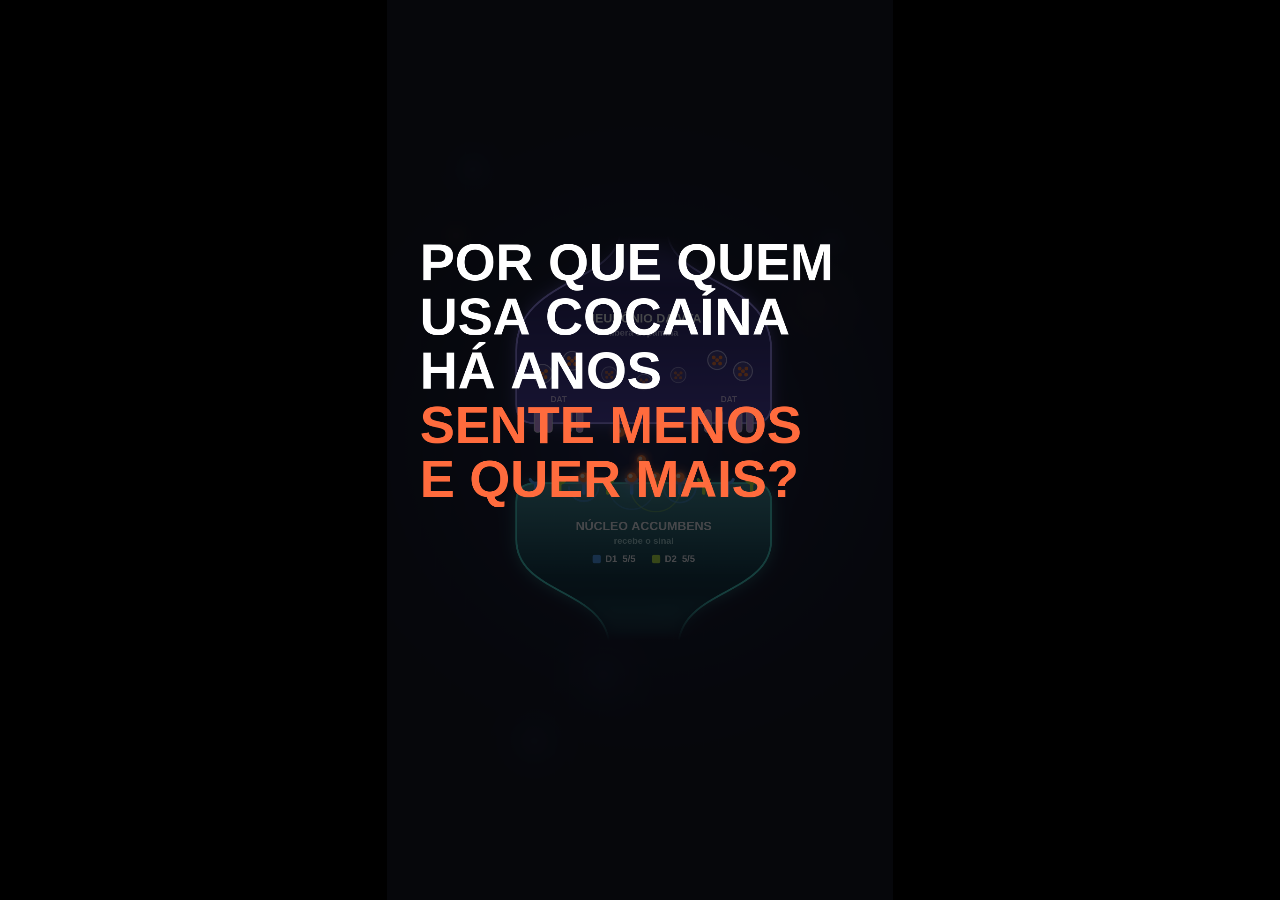
<file: video-dopamina-cocaina/index.html>
<!doctype html>
<html lang="pt-BR">
<head>
<meta charset="utf-8">
<title>Dopamina e cocaína no núcleo accumbens</title>
<style>
  html, body { margin: 0; height: 100%; background: #000; overflow: hidden; }
  canvas { display: block; margin: 0 auto; max-width: 100vw; max-height: 100vh; }
  body.capture canvas { max-width: none; max-height: none; margin: 0; }
</style>
</head>
<body>
<canvas id="c"></canvas>
<script src="src/timeline.js"></script>
<script src="src/sim.js"></script>
<script src="src/draw.js"></script>
<script>
// Pré-visualização: abra este arquivo no navegador. ?format=h mostra a versão horizontal.
// O renderizador (render.js) usa ?capture=1 e chama window.renderFrame(i) quadro a quadro.
(function () {
  const q = new URLSearchParams(location.search);
  const format = q.get('format') === 'h' ? 'h' : 'v';
  const capture = q.has('capture');
  if (capture) document.body.classList.add('capture');
  const canvas = document.getElementById('c');
  const sim = DV.createSim();
  const assets = {};
  const logo = new Image();
  const start = () => {
    const r = DV.createRenderer(canvas, format, assets);
    window.renderFrame = (i) => { sim.seekFrame(i); r.render(sim); };
    window.frameData = (i) => { window.renderFrame(i); return canvas.toDataURL('image/jpeg', 0.96); };
    window.ready = true;
    if (capture) return;
    const t0 = performance.now() - (parseFloat(q.get('t')) || 0) * 1000;
    (function loop() {
      const t = ((performance.now() - t0) / 1000) % DV.T.DURATION;
      window.renderFrame(Math.floor(t * DV.T.FPS));
      requestAnimationFrame(loop);
    })();
  };
  logo.onload = () => { assets.logo = logo; start(); };
  logo.onerror = start;
  logo.src = 'assets/logo.png';
})();
</script>
</body>
</html>
</file>
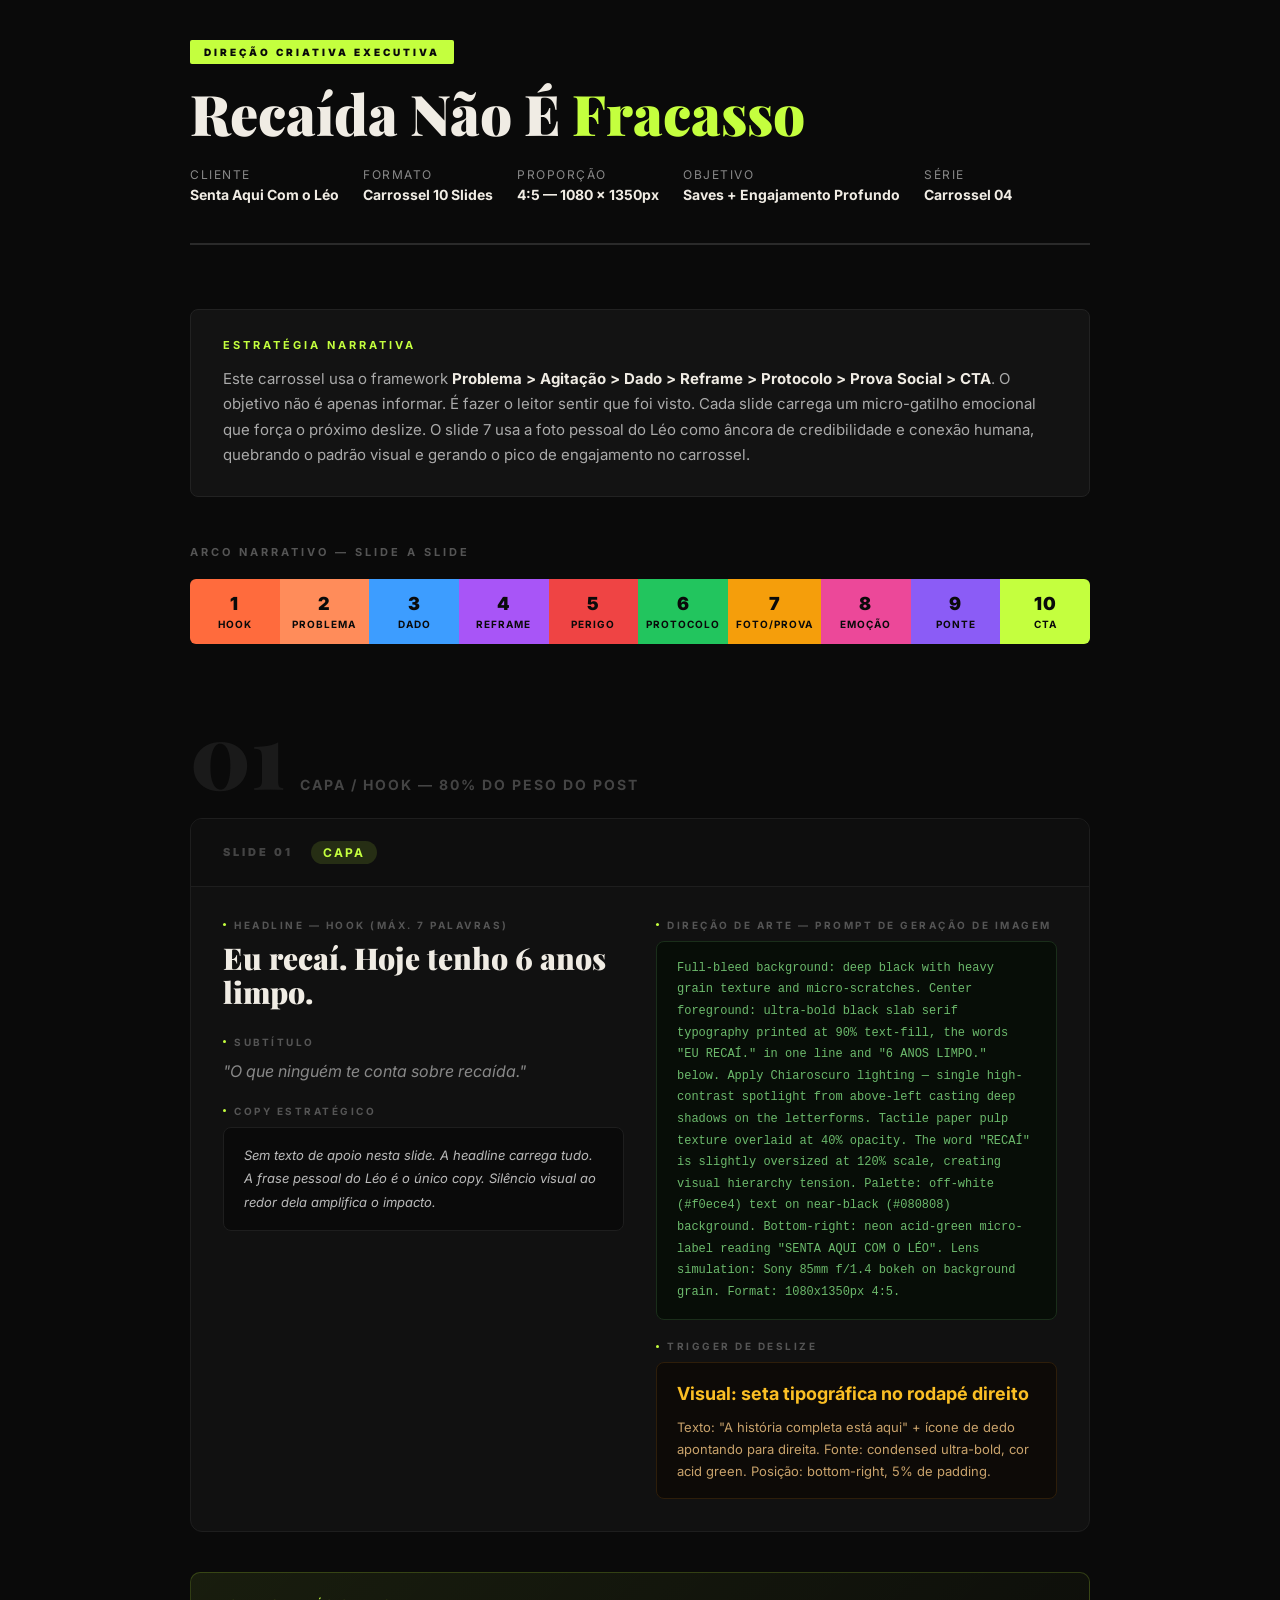
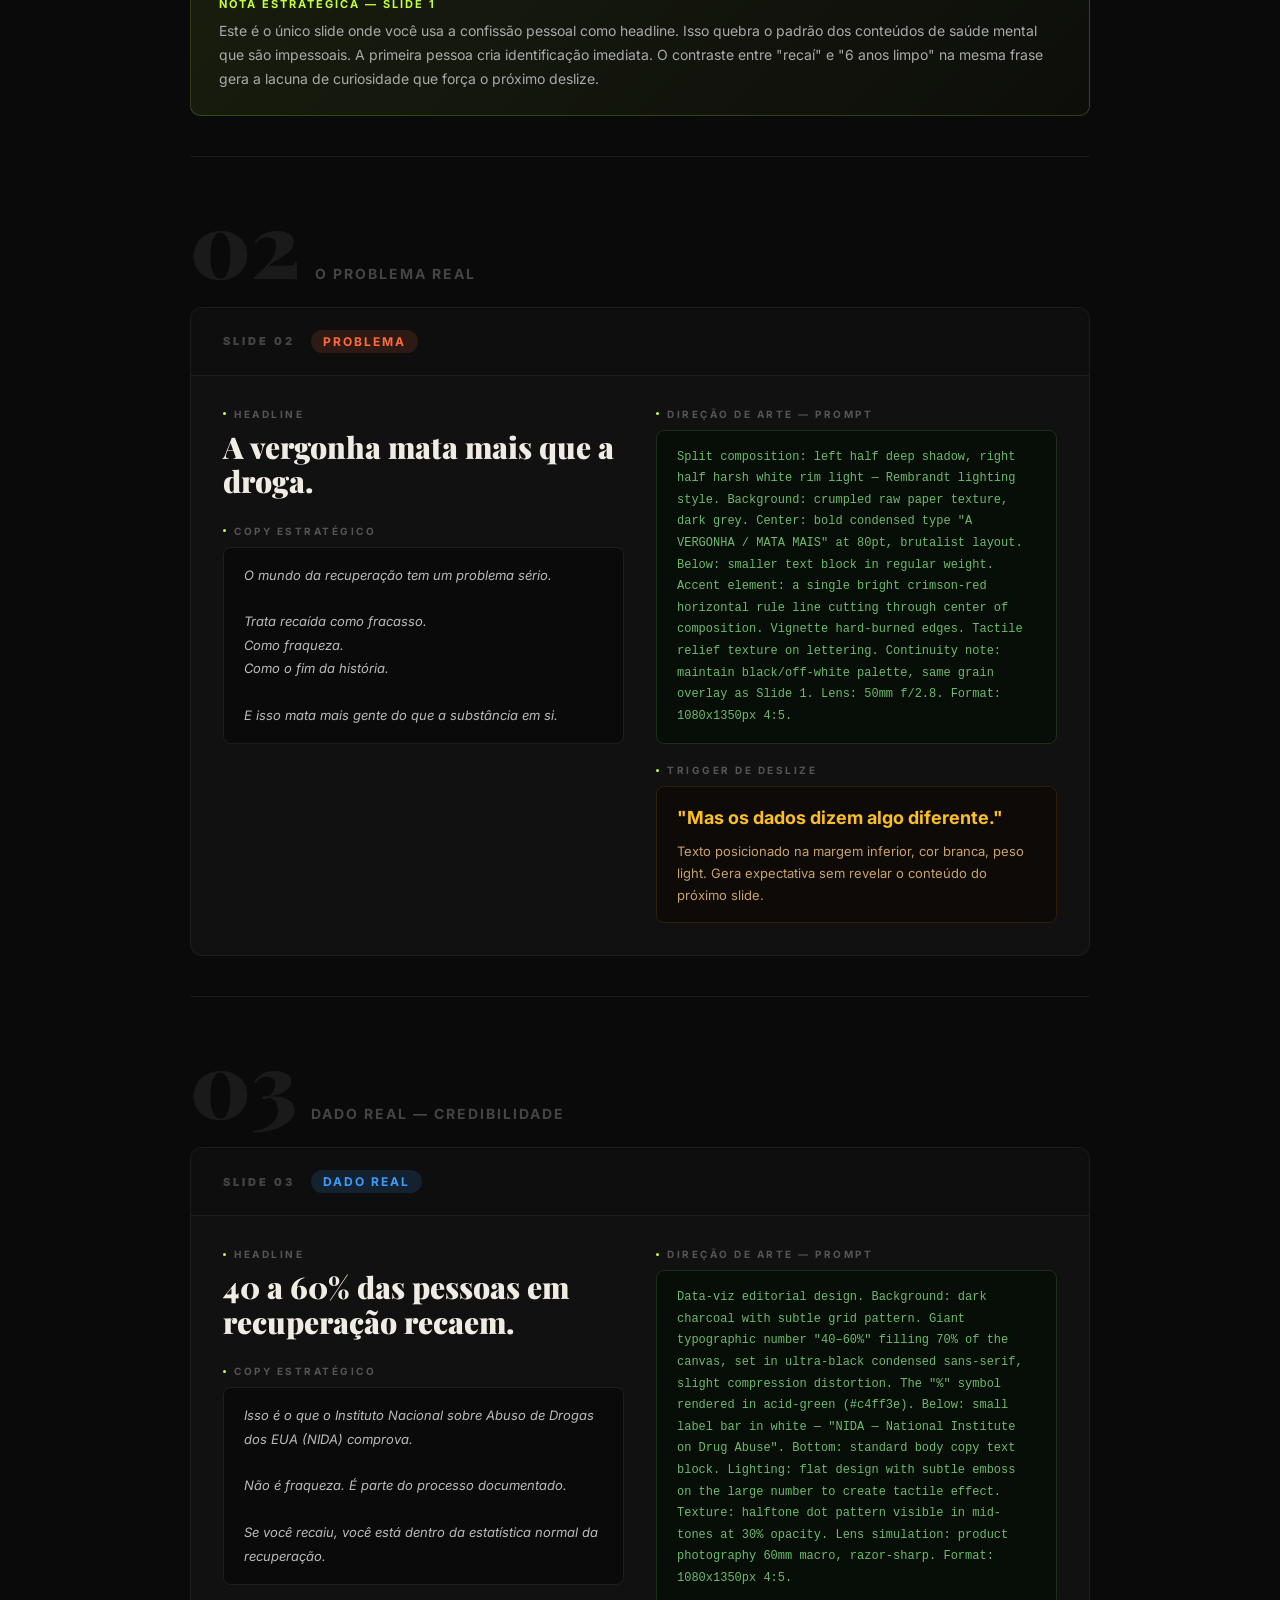
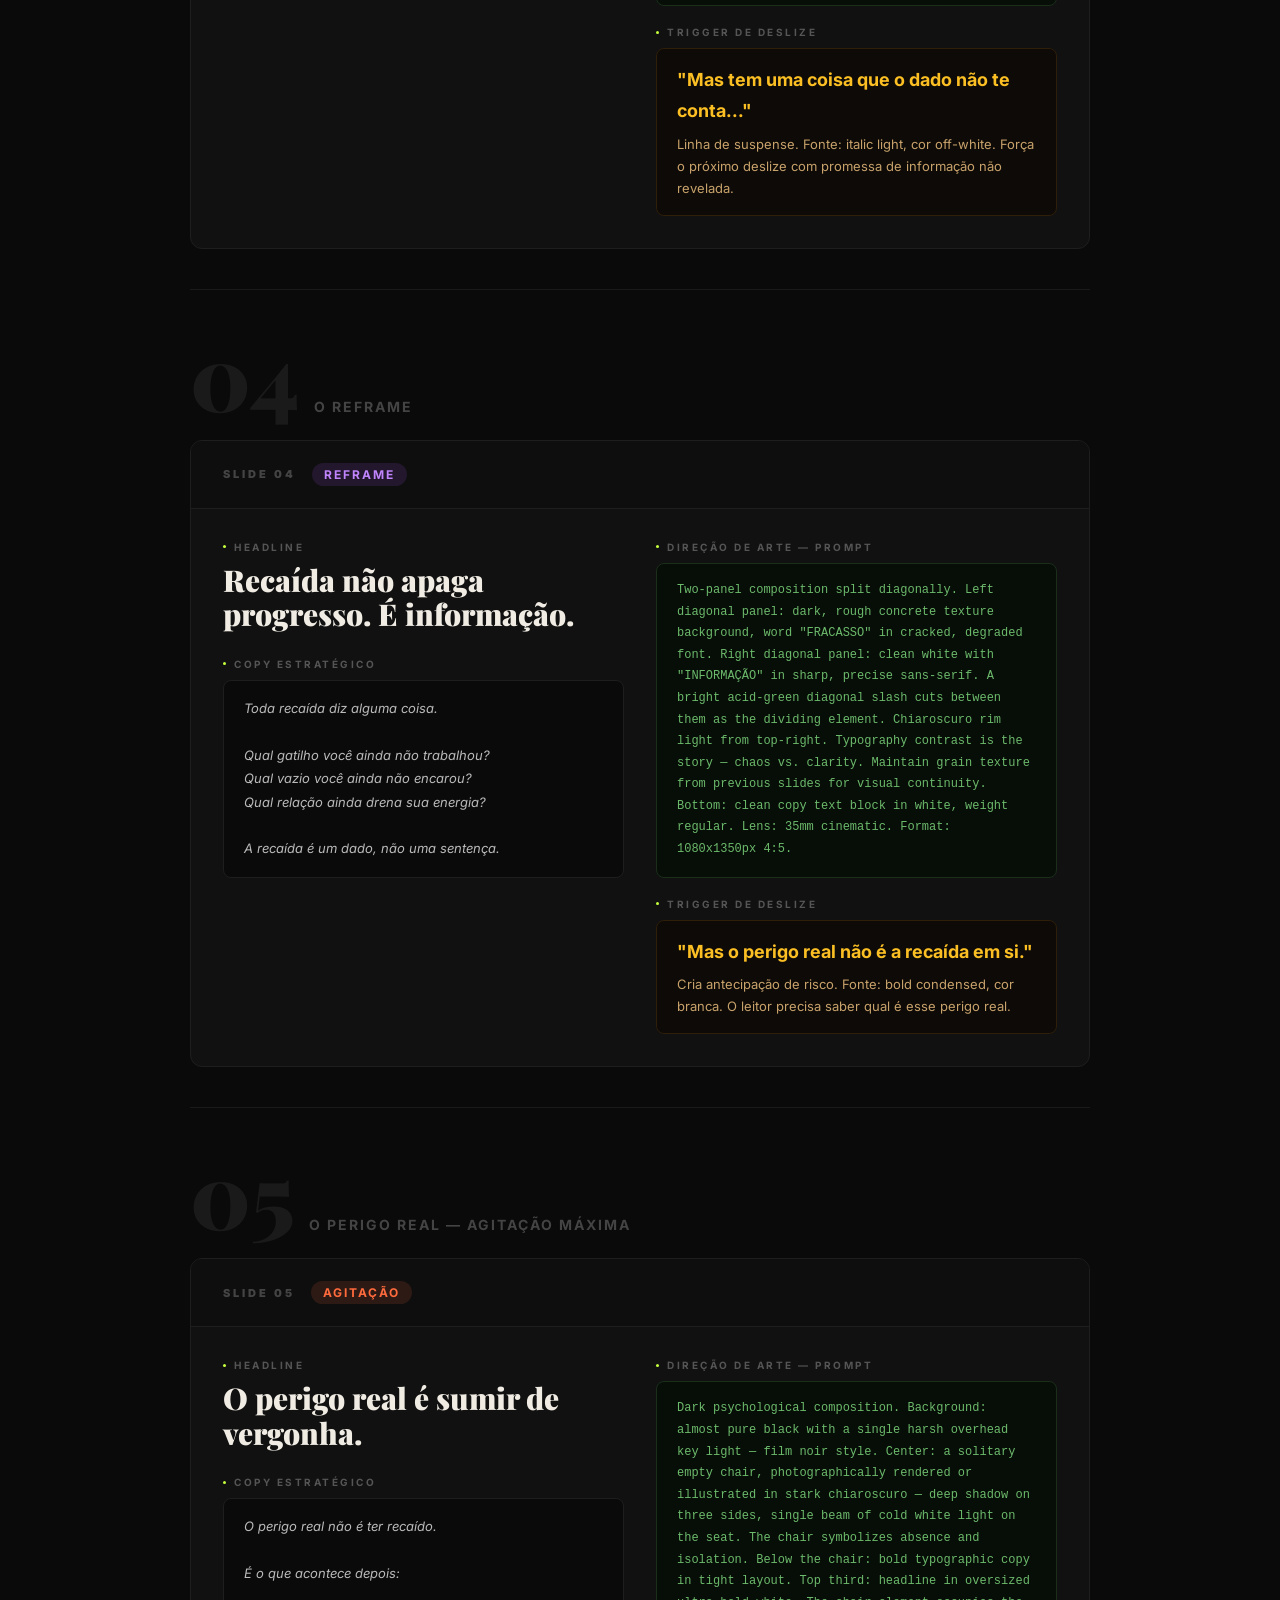
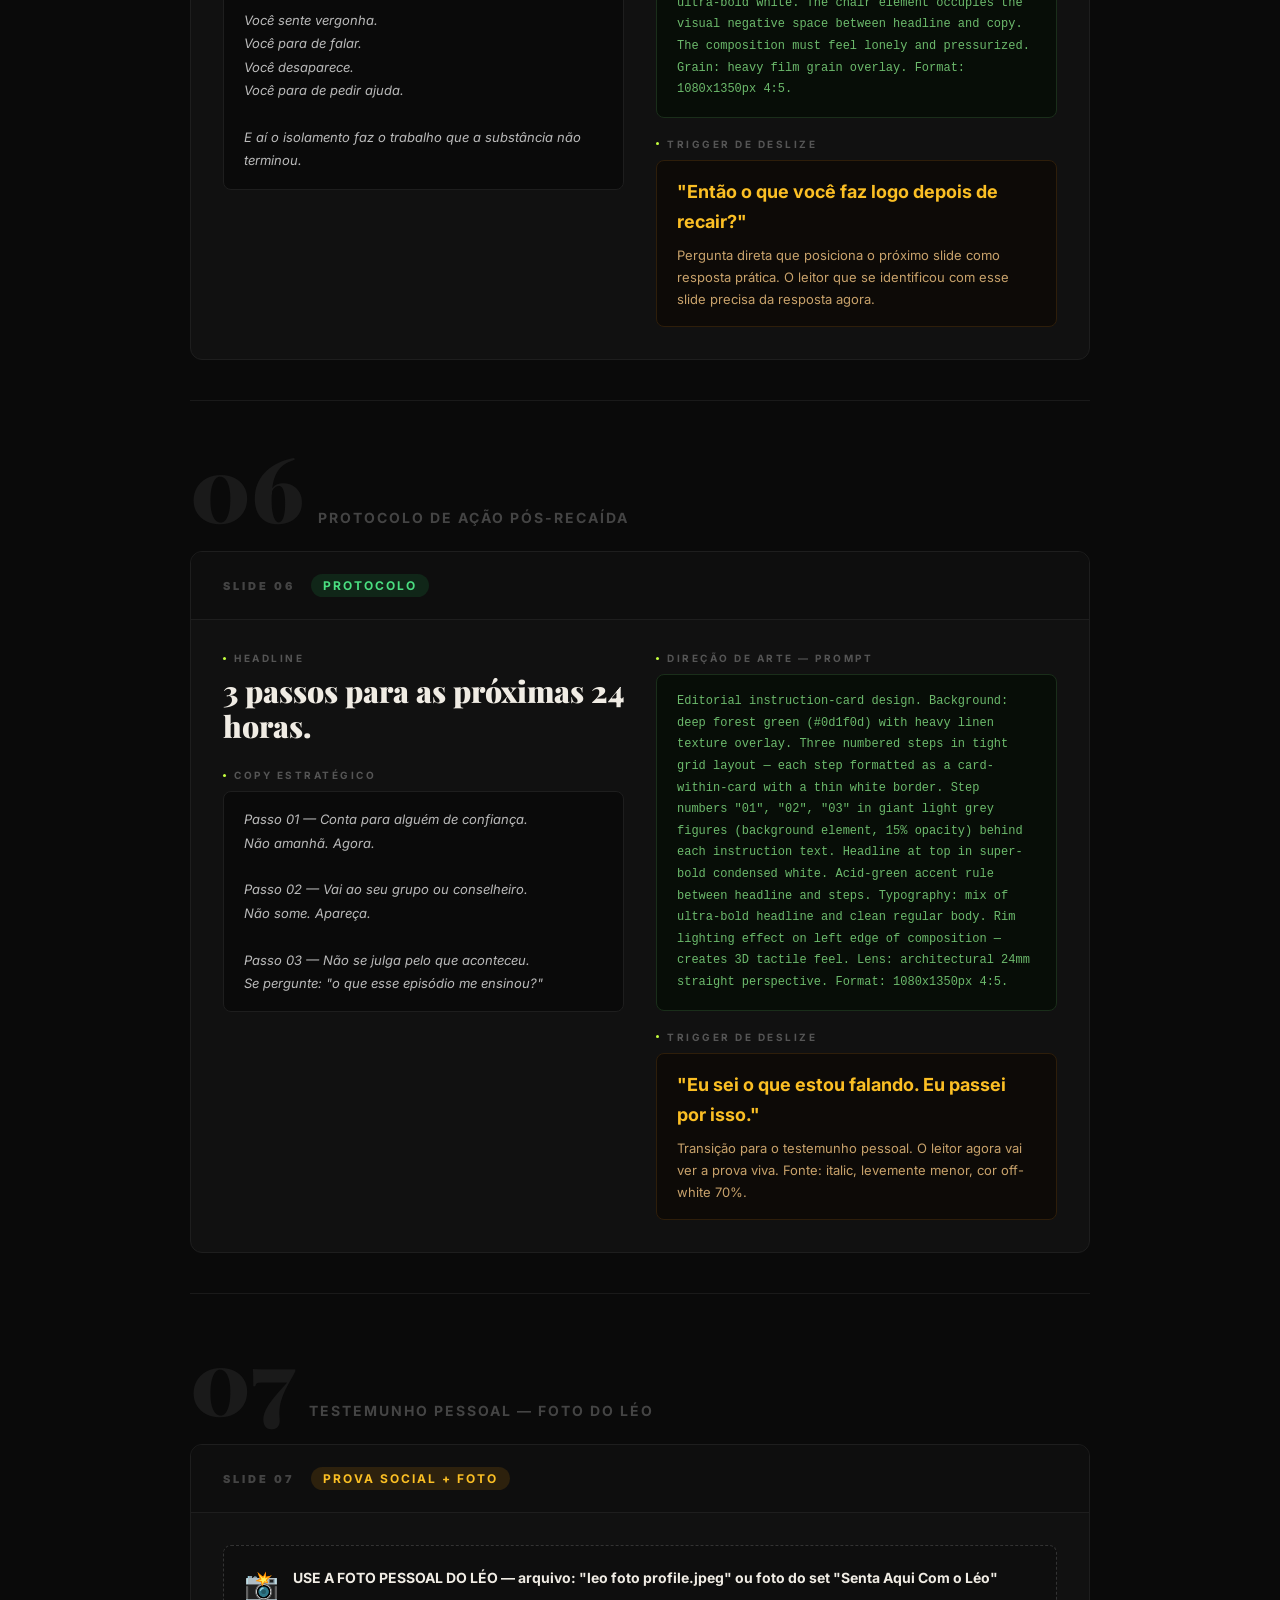
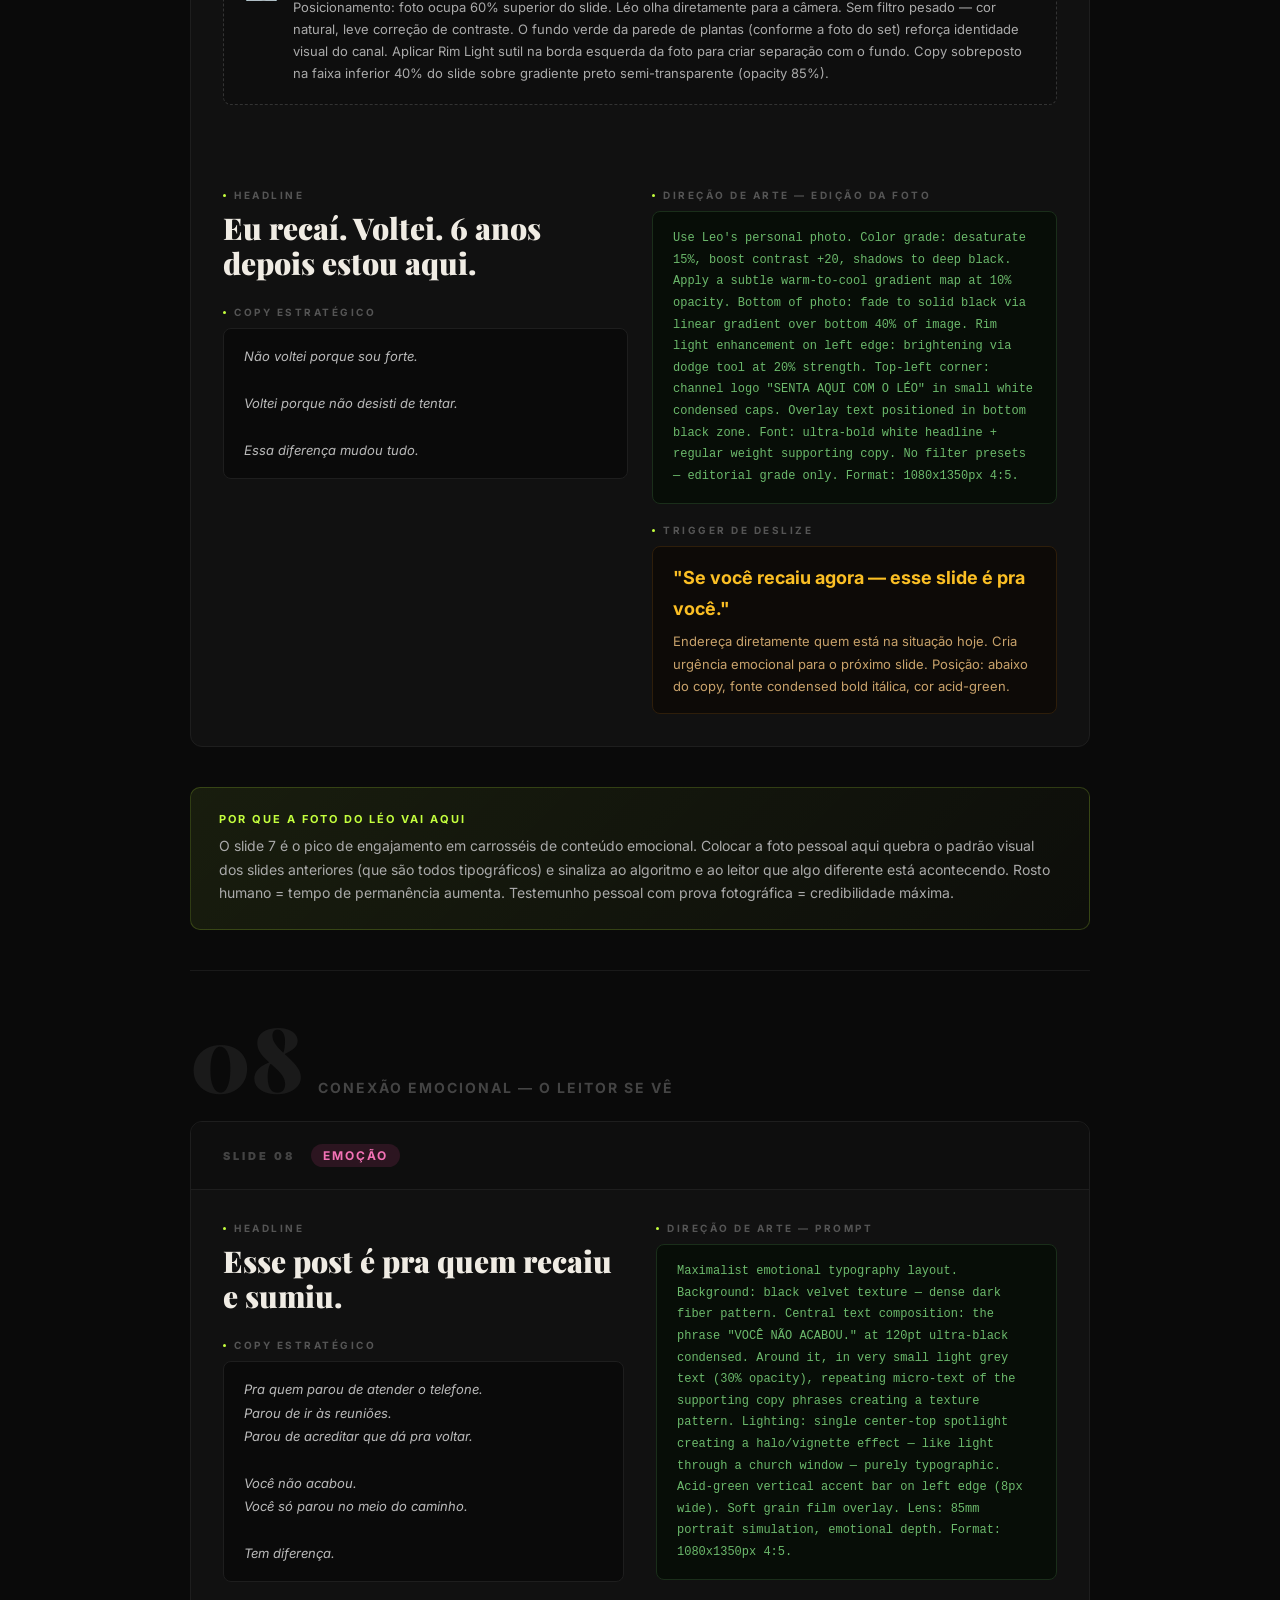
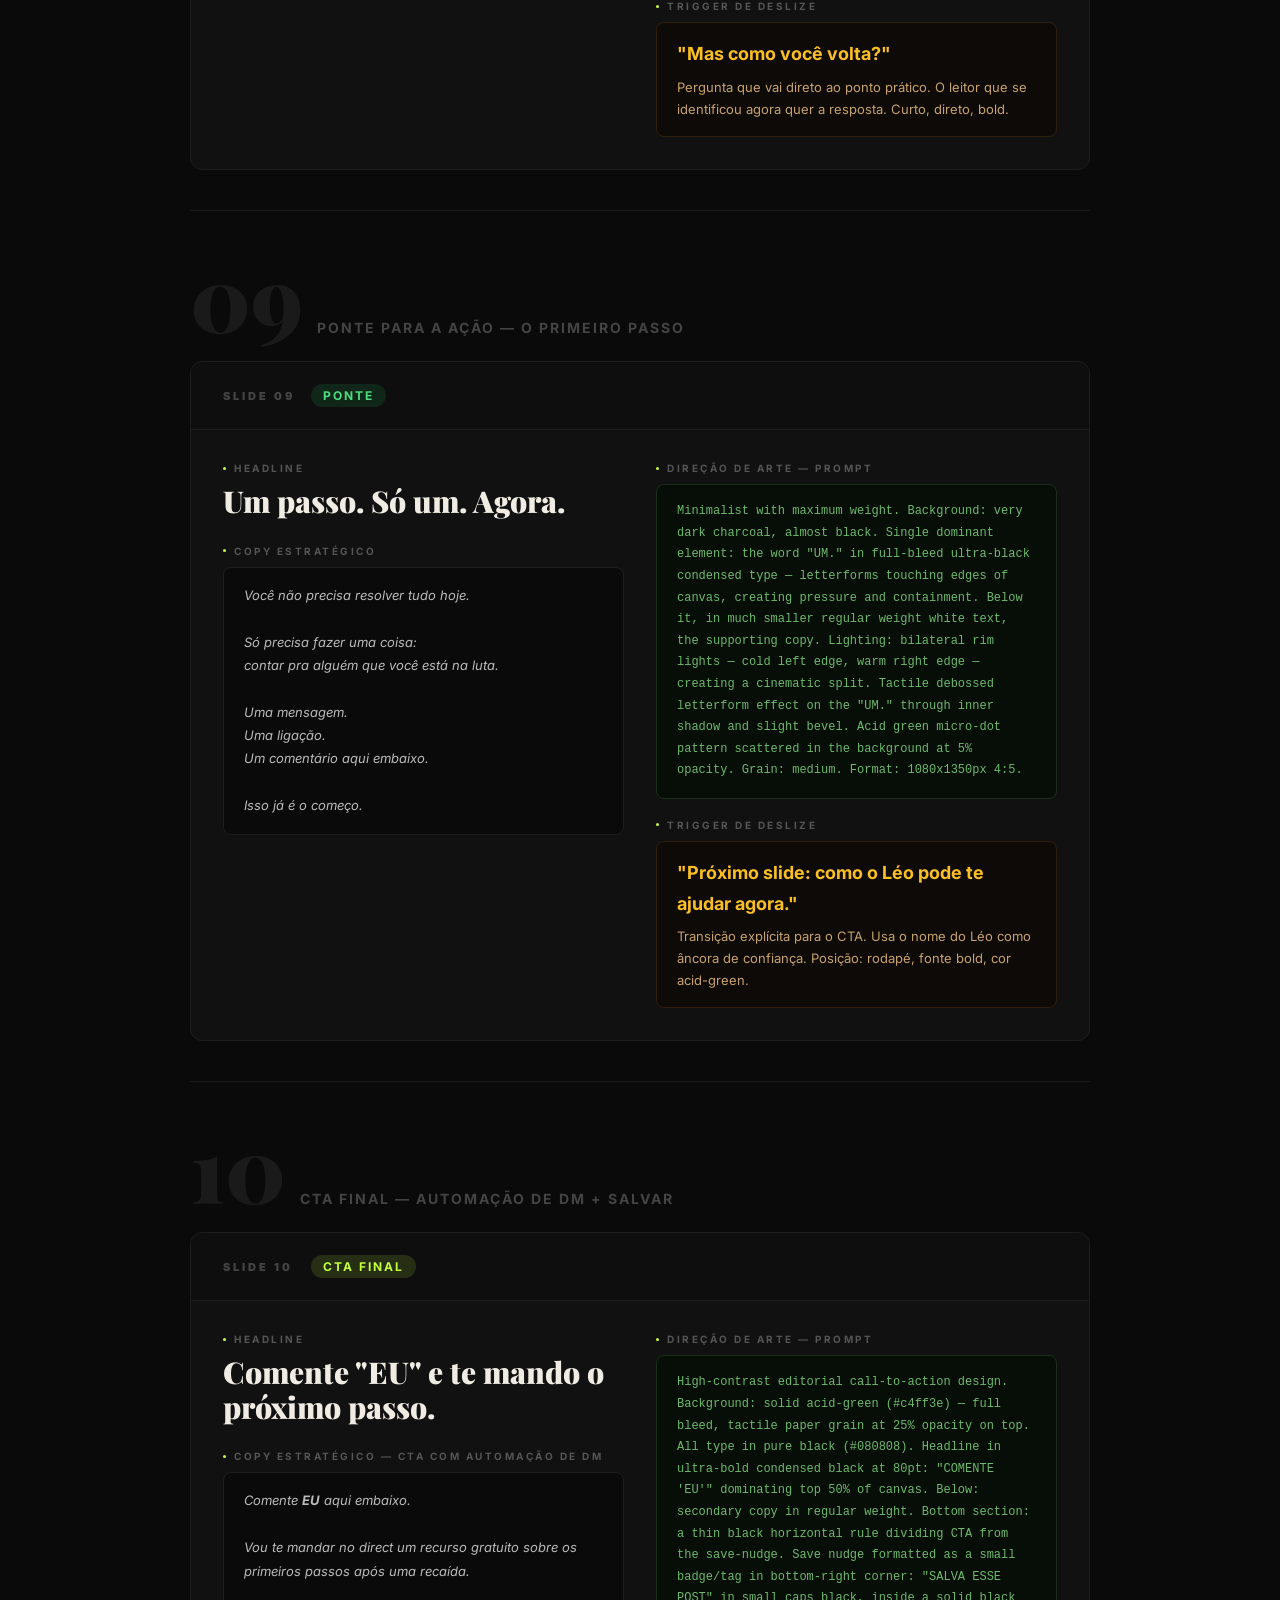
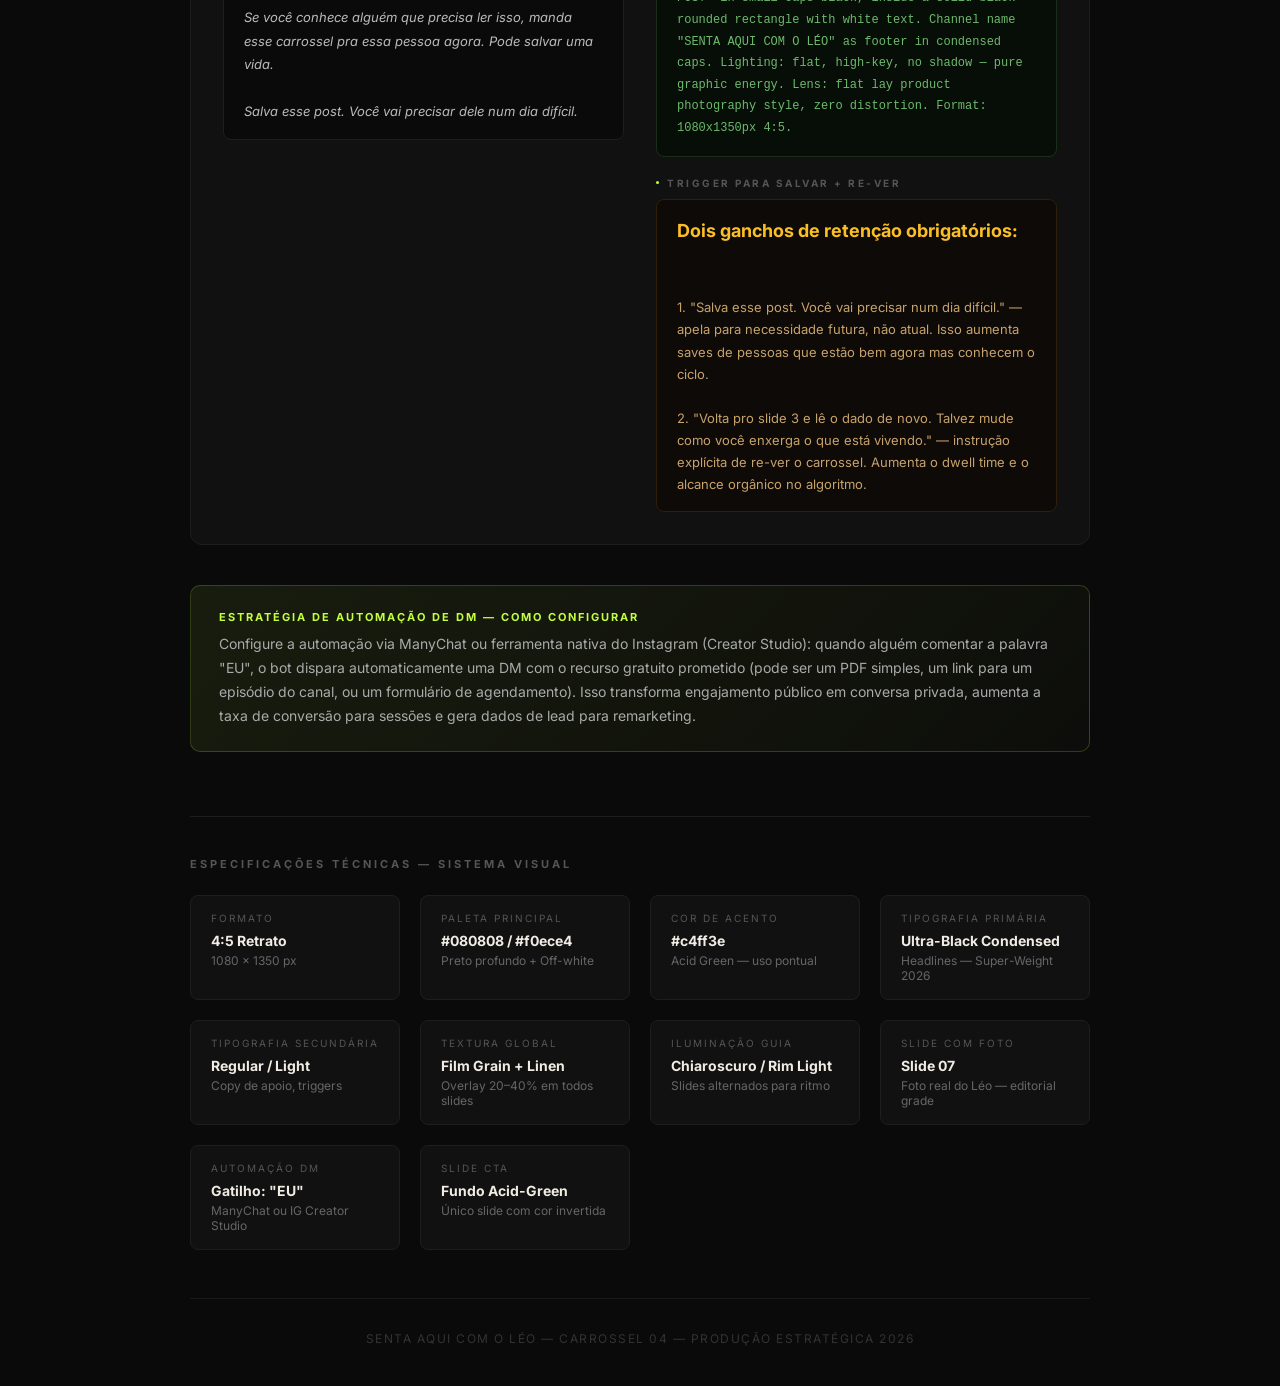
<file: CARROSSEL_04_RECAIDA_NAO_E_FRACASSO.html>
<!DOCTYPE html>
<html lang="pt-BR">
<head>
<meta charset="UTF-8">
<meta name="viewport" content="width=device-width, initial-scale=1.0">
<title>Carrossel 04 — Recaída Não É Fracasso | Senta Aqui Com o Léo</title>
<style>
  @import url('https://fonts.googleapis.com/css2?family=Inter:wght@400;700;900&family=Playfair+Display:wght@700;900&display=swap');

  * { margin: 0; padding: 0; box-sizing: border-box; }

  body {
    background: #0a0a0a;
    color: #f0ece4;
    font-family: 'Inter', sans-serif;
    padding: 40px 24px;
  }

  /* ===== HEADER ===== */
  .doc-header {
    max-width: 900px;
    margin: 0 auto 64px auto;
    border-bottom: 2px solid #2a2a2a;
    padding-bottom: 40px;
  }

  .badge {
    display: inline-block;
    background: #c4ff3e;
    color: #0a0a0a;
    font-size: 10px;
    font-weight: 900;
    letter-spacing: 3px;
    text-transform: uppercase;
    padding: 6px 14px;
    border-radius: 2px;
    margin-bottom: 20px;
  }

  .doc-title {
    font-family: 'Playfair Display', serif;
    font-size: clamp(36px, 5vw, 56px);
    font-weight: 900;
    line-height: 1.05;
    color: #f0ece4;
    margin-bottom: 20px;
  }

  .doc-title span { color: #c4ff3e; }

  .doc-meta {
    display: flex;
    flex-wrap: wrap;
    gap: 24px;
    margin-top: 24px;
  }

  .meta-item {
    font-size: 12px;
    color: #888;
    text-transform: uppercase;
    letter-spacing: 1.5px;
  }

  .meta-item strong { color: #f0ece4; display: block; font-size: 14px; margin-top: 4px; letter-spacing: 0; text-transform: none; }

  /* ===== SECTION DIVIDER ===== */
  .section-intro {
    max-width: 900px;
    margin: 0 auto 48px auto;
    background: #131313;
    border: 1px solid #222;
    border-radius: 8px;
    padding: 28px 32px;
  }

  .section-intro h3 {
    font-size: 11px;
    letter-spacing: 3px;
    text-transform: uppercase;
    color: #c4ff3e;
    margin-bottom: 14px;
  }

  .section-intro p {
    font-size: 15px;
    color: #aaa;
    line-height: 1.7;
  }

  /* ===== SLIDE CARD ===== */
  .slide-card {
    max-width: 900px;
    margin: 0 auto 40px auto;
    background: #111;
    border: 1px solid #1e1e1e;
    border-radius: 12px;
    overflow: hidden;
  }

  .slide-header {
    display: flex;
    align-items: center;
    gap: 16px;
    padding: 22px 32px;
    border-bottom: 1px solid #1e1e1e;
    background: #0e0e0e;
  }

  .slide-number {
    font-size: 11px;
    font-weight: 900;
    letter-spacing: 3px;
    text-transform: uppercase;
    color: #444;
    min-width: 72px;
  }

  .slide-role {
    font-size: 12px;
    font-weight: 700;
    letter-spacing: 2px;
    text-transform: uppercase;
    padding: 4px 12px;
    border-radius: 100px;
    background: #1e1e1e;
    color: #888;
  }

  .slide-role.capa { background: #c4ff3e22; color: #c4ff3e; }
  .slide-role.hook { background: #ff6b3d22; color: #ff6b3d; }
  .slide-role.dado { background: #3d9dff22; color: #3d9dff; }
  .slide-role.reframe { background: #a855f722; color: #c084fc; }
  .slide-role.protocolo { background: #22c55e22; color: #4ade80; }
  .slide-role.prova { background: #f59e0b22; color: #fbbf24; }
  .slide-role.emocao { background: #ec489922; color: #f472b6; }
  .slide-role.cta { background: #c4ff3e22; color: #c4ff3e; }

  .slide-body {
    padding: 32px;
    display: grid;
    grid-template-columns: 1fr 1fr;
    gap: 32px;
  }

  @media (max-width: 640px) {
    .slide-body { grid-template-columns: 1fr; }
  }

  .slide-body.full { grid-template-columns: 1fr; }

  /* ===== FIELD BLOCKS ===== */
  .field {
    margin-bottom: 0;
  }

  .field-label {
    font-size: 10px;
    font-weight: 700;
    letter-spacing: 2.5px;
    text-transform: uppercase;
    color: #555;
    margin-bottom: 10px;
    display: flex;
    align-items: center;
    gap: 8px;
  }

  .field-label::before {
    content: '';
    display: inline-block;
    width: 3px;
    height: 3px;
    border-radius: 50%;
    background: #c4ff3e;
  }

  .field-content {
    font-size: 14px;
    line-height: 1.7;
    color: #ccc;
  }

  .headline-display {
    font-family: 'Playfair Display', serif;
    font-size: clamp(22px, 3vw, 30px);
    font-weight: 900;
    color: #f0ece4;
    line-height: 1.15;
    margin-bottom: 6px;
  }

  .copy-block {
    background: #0a0a0a;
    border: 1px solid #1e1e1e;
    border-radius: 8px;
    padding: 16px 20px;
    font-size: 13px;
    line-height: 1.8;
    color: #bbb;
    font-style: italic;
  }

  .prompt-block {
    background: #070d07;
    border: 1px solid #1a2e1a;
    border-radius: 8px;
    padding: 16px 20px;
    font-size: 12px;
    line-height: 1.8;
    color: #6cba6c;
    font-family: 'Courier New', monospace;
  }

  .trigger-block {
    background: #0d0a07;
    border: 1px solid #2e1e0a;
    border-radius: 8px;
    padding: 16px 20px;
    font-size: 13px;
    line-height: 1.7;
    color: #c8a26b;
  }

  .trigger-block strong {
    font-size: 18px;
    display: block;
    color: #fbbf24;
    margin-bottom: 6px;
  }

  /* ===== HIGHLIGHT CALLOUT ===== */
  .callout {
    max-width: 900px;
    margin: 0 auto 40px auto;
    background: linear-gradient(135deg, #c4ff3e14, #c4ff3e05);
    border: 1px solid #c4ff3e30;
    border-radius: 10px;
    padding: 24px 28px;
  }

  .callout h4 {
    font-size: 11px;
    letter-spacing: 2px;
    text-transform: uppercase;
    color: #c4ff3e;
    margin-bottom: 8px;
  }

  .callout p {
    font-size: 14px;
    color: #aaa;
    line-height: 1.7;
  }

  /* ===== PHOTO SLIDE SPECIAL ===== */
  .photo-directive {
    background: #0e0e0e;
    border: 1px dashed #333;
    border-radius: 8px;
    padding: 20px;
    display: flex;
    align-items: flex-start;
    gap: 14px;
  }

  .photo-icon {
    font-size: 28px;
    flex-shrink: 0;
    margin-top: 2px;
  }

  .photo-directive-text {
    font-size: 13px;
    line-height: 1.7;
    color: #aaa;
  }

  .photo-directive-text strong {
    color: #f0ece4;
    display: block;
    margin-bottom: 6px;
    font-size: 14px;
  }

  /* ===== TECH SPECS FOOTER ===== */
  .tech-specs {
    max-width: 900px;
    margin: 64px auto 0 auto;
    border-top: 1px solid #1e1e1e;
    padding-top: 40px;
  }

  .tech-specs h3 {
    font-size: 11px;
    letter-spacing: 3px;
    text-transform: uppercase;
    color: #555;
    margin-bottom: 24px;
  }

  .specs-grid {
    display: grid;
    grid-template-columns: repeat(auto-fill, minmax(200px, 1fr));
    gap: 20px;
  }

  .spec-item {
    background: #111;
    border: 1px solid #1e1e1e;
    border-radius: 8px;
    padding: 16px 20px;
  }

  .spec-label {
    font-size: 10px;
    letter-spacing: 2px;
    text-transform: uppercase;
    color: #555;
    margin-bottom: 8px;
  }

  .spec-value {
    font-size: 14px;
    font-weight: 700;
    color: #f0ece4;
  }

  .spec-sub {
    font-size: 12px;
    color: #666;
    margin-top: 4px;
  }

  /* ===== NARRATIVE ARC ===== */
  .arc-bar {
    max-width: 900px;
    margin: 0 auto 64px auto;
  }

  .arc-bar h3 {
    font-size: 11px;
    letter-spacing: 3px;
    text-transform: uppercase;
    color: #555;
    margin-bottom: 20px;
  }

  .arc-steps {
    display: flex;
    gap: 0;
    border-radius: 6px;
    overflow: hidden;
  }

  .arc-step {
    flex: 1;
    text-align: center;
    padding: 14px 8px;
    font-size: 10px;
    font-weight: 700;
    letter-spacing: 1px;
    text-transform: uppercase;
    color: #0a0a0a;
    position: relative;
  }

  .arc-step.s1 { background: #ff6b3d; }
  .arc-step.s2 { background: #ff8c5a; }
  .arc-step.s3 { background: #3d9dff; }
  .arc-step.s4 { background: #a855f7; }
  .arc-step.s5 { background: #ef4444; }
  .arc-step.s6 { background: #22c55e; }
  .arc-step.s7 { background: #f59e0b; }
  .arc-step.s8 { background: #ec4899; }
  .arc-step.s9 { background: #8b5cf6; }
  .arc-step.s10 { background: #c4ff3e; }

  .arc-step span {
    display: block;
    font-size: 18px;
    font-weight: 900;
    margin-bottom: 4px;
  }

  /* ===== SEPARATOR ===== */
  .separator {
    max-width: 900px;
    margin: 0 auto 40px auto;
    border-top: 1px solid #1a1a1a;
  }

  .slide-label-banner {
    max-width: 900px;
    margin: 0 auto 20px auto;
    display: flex;
    align-items: baseline;
    gap: 14px;
  }

  .slide-num-big {
    font-size: clamp(60px, 10vw, 90px);
    font-weight: 900;
    color: #1a1a1a;
    font-family: 'Playfair Display', serif;
    line-height: 1;
  }

  .slide-title-small {
    font-size: 14px;
    font-weight: 700;
    color: #444;
    text-transform: uppercase;
    letter-spacing: 2px;
  }
</style>
</head>
<body>

<!-- ===== DOC HEADER ===== -->
<div class="doc-header">
  <div class="badge">Direção Criativa Executiva</div>
  <h1 class="doc-title">Recaída Não É <span>Fracasso</span></h1>
  <div class="doc-meta">
    <div class="meta-item">Cliente <strong>Senta Aqui Com o Léo</strong></div>
    <div class="meta-item">Formato <strong>Carrossel 10 Slides</strong></div>
    <div class="meta-item">Proporção <strong>4:5 — 1080 × 1350px</strong></div>
    <div class="meta-item">Objetivo <strong>Saves + Engajamento Profundo</strong></div>
    <div class="meta-item">Série <strong>Carrossel 04</strong></div>
  </div>
</div>

<!-- ===== CONTEXT ===== -->
<div class="section-intro">
  <h3>Estratégia Narrativa</h3>
  <p>Este carrossel usa o framework <strong style="color:#f0ece4">Problema > Agitação > Dado > Reframe > Protocolo > Prova Social > CTA</strong>. O objetivo não é apenas informar. É fazer o leitor sentir que foi visto. Cada slide carrega um micro-gatilho emocional que força o próximo deslize. O slide 7 usa a foto pessoal do Léo como âncora de credibilidade e conexão humana, quebrando o padrão visual e gerando o pico de engajamento no carrossel.</p>
</div>

<!-- ===== NARRATIVE ARC BAR ===== -->
<div class="arc-bar">
  <h3>Arco Narrativo — Slide a Slide</h3>
  <div class="arc-steps">
    <div class="arc-step s1"><span>1</span>HOOK</div>
    <div class="arc-step s2"><span>2</span>PROBLEMA</div>
    <div class="arc-step s3"><span>3</span>DADO</div>
    <div class="arc-step s4"><span>4</span>REFRAME</div>
    <div class="arc-step s5"><span>5</span>PERIGO</div>
    <div class="arc-step s6"><span>6</span>PROTOCOLO</div>
    <div class="arc-step s7"><span>7</span>FOTO/PROVA</div>
    <div class="arc-step s8"><span>8</span>EMOÇÃO</div>
    <div class="arc-step s9"><span>9</span>PONTE</div>
    <div class="arc-step s10"><span>10</span>CTA</div>
  </div>
</div>


<!-- ===================================================== -->
<!-- SLIDE 1 -->
<!-- ===================================================== -->
<div class="slide-label-banner">
  <div class="slide-num-big">01</div>
  <div class="slide-title-small">Capa / Hook — 80% do peso do post</div>
</div>

<div class="slide-card">
  <div class="slide-header">
    <div class="slide-number">Slide 01</div>
    <div class="slide-role capa">CAPA</div>
  </div>
  <div class="slide-body">
    <div>
      <div class="field">
        <div class="field-label">Headline — Hook (máx. 7 palavras)</div>
        <div class="headline-display">Eu recaí. Hoje tenho 6 anos limpo.</div>
      </div>
      <br>
      <div class="field">
        <div class="field-label">Subtítulo</div>
        <div class="field-content" style="font-size:16px; color:#888; font-style:italic;">"O que ninguém te conta sobre recaída."</div>
      </div>
      <br>
      <div class="field">
        <div class="field-label">Copy Estratégico</div>
        <div class="copy-block">
          Sem texto de apoio nesta slide. A headline carrega tudo. A frase pessoal do Léo é o único copy. Silêncio visual ao redor dela amplifica o impacto.
        </div>
      </div>
    </div>
    <div>
      <div class="field">
        <div class="field-label">Direção de Arte — Prompt de Geração de Imagem</div>
        <div class="prompt-block">
Full-bleed background: deep black with heavy grain texture and micro-scratches. Center foreground: ultra-bold black slab serif typography printed at 90% text-fill, the words "EU RECAÍ." in one line and "6 ANOS LIMPO." below. Apply Chiaroscuro lighting — single high-contrast spotlight from above-left casting deep shadows on the letterforms. Tactile paper pulp texture overlaid at 40% opacity. The word "RECAÍ" is slightly oversized at 120% scale, creating visual hierarchy tension. Palette: off-white (#f0ece4) text on near-black (#080808) background. Bottom-right: neon acid-green micro-label reading "SENTA AQUI COM O LÉO". Lens simulation: Sony 85mm f/1.4 bokeh on background grain. Format: 1080x1350px 4:5.
        </div>
      </div>
      <br>
      <div class="field">
        <div class="field-label">Trigger de Deslize</div>
        <div class="trigger-block">
          <strong>Visual: seta tipográfica no rodapé direito</strong>
          Texto: "A história completa está aqui" + ícone de dedo apontando para direita. Fonte: condensed ultra-bold, cor acid green. Posição: bottom-right, 5% de padding.
        </div>
      </div>
    </div>
  </div>
</div>

<div class="callout">
  <h4>Nota Estratégica — Slide 1</h4>
  <p>Este é o único slide onde você usa a confissão pessoal como headline. Isso quebra o padrão dos conteúdos de saúde mental que são impessoais. A primeira pessoa cria identificação imediata. O contraste entre "recaí" e "6 anos limpo" na mesma frase gera a lacuna de curiosidade que força o próximo deslize.</p>
</div>


<!-- ===================================================== -->
<!-- SLIDE 2 -->
<!-- ===================================================== -->
<div class="separator"></div>
<div class="slide-label-banner">
  <div class="slide-num-big">02</div>
  <div class="slide-title-small">O Problema Real</div>
</div>

<div class="slide-card">
  <div class="slide-header">
    <div class="slide-number">Slide 02</div>
    <div class="slide-role hook">PROBLEMA</div>
  </div>
  <div class="slide-body">
    <div>
      <div class="field">
        <div class="field-label">Headline</div>
        <div class="headline-display">A vergonha mata mais que a droga.</div>
      </div>
      <br>
      <div class="field">
        <div class="field-label">Copy Estratégico</div>
        <div class="copy-block">
          O mundo da recuperação tem um problema sério.<br><br>
          Trata recaída como fracasso.<br>
          Como fraqueza.<br>
          Como o fim da história.<br><br>
          E isso mata mais gente do que a substância em si.
        </div>
      </div>
    </div>
    <div>
      <div class="field">
        <div class="field-label">Direção de Arte — Prompt</div>
        <div class="prompt-block">
Split composition: left half deep shadow, right half harsh white rim light — Rembrandt lighting style. Background: crumpled raw paper texture, dark grey. Center: bold condensed type "A VERGONHA / MATA MAIS" at 80pt, brutalist layout. Below: smaller text block in regular weight. Accent element: a single bright crimson-red horizontal rule line cutting through center of composition. Vignette hard-burned edges. Tactile relief texture on lettering. Continuity note: maintain black/off-white palette, same grain overlay as Slide 1. Lens: 50mm f/2.8. Format: 1080x1350px 4:5.
        </div>
      </div>
      <br>
      <div class="field">
        <div class="field-label">Trigger de Deslize</div>
        <div class="trigger-block">
          <strong>"Mas os dados dizem algo diferente."</strong>
          Texto posicionado na margem inferior, cor branca, peso light. Gera expectativa sem revelar o conteúdo do próximo slide.
        </div>
      </div>
    </div>
  </div>
</div>


<!-- ===================================================== -->
<!-- SLIDE 3 -->
<!-- ===================================================== -->
<div class="separator"></div>
<div class="slide-label-banner">
  <div class="slide-num-big">03</div>
  <div class="slide-title-small">Dado Real — Credibilidade</div>
</div>

<div class="slide-card">
  <div class="slide-header">
    <div class="slide-number">Slide 03</div>
    <div class="slide-role dado">DADO REAL</div>
  </div>
  <div class="slide-body">
    <div>
      <div class="field">
        <div class="field-label">Headline</div>
        <div class="headline-display">40 a 60% das pessoas em recuperação recaem.</div>
      </div>
      <br>
      <div class="field">
        <div class="field-label">Copy Estratégico</div>
        <div class="copy-block">
          Isso é o que o Instituto Nacional sobre Abuso de Drogas dos EUA (NIDA) comprova.<br><br>
          Não é fraqueza. É parte do processo documentado.<br><br>
          Se você recaiu, você está dentro da estatística normal da recuperação.
        </div>
      </div>
    </div>
    <div>
      <div class="field">
        <div class="field-label">Direção de Arte — Prompt</div>
        <div class="prompt-block">
Data-viz editorial design. Background: dark charcoal with subtle grid pattern. Giant typographic number "40–60%" filling 70% of the canvas, set in ultra-black condensed sans-serif, slight compression distortion. The "%" symbol rendered in acid-green (#c4ff3e). Below: small label bar in white — "NIDA — National Institute on Drug Abuse". Bottom: standard body copy text block. Lighting: flat design with subtle emboss on the large number to create tactile effect. Texture: halftone dot pattern visible in mid-tones at 30% opacity. Lens simulation: product photography 60mm macro, razor-sharp. Format: 1080x1350px 4:5.
        </div>
      </div>
      <br>
      <div class="field">
        <div class="field-label">Trigger de Deslize</div>
        <div class="trigger-block">
          <strong>"Mas tem uma coisa que o dado não te conta..."</strong>
          Linha de suspense. Fonte: italic light, cor off-white. Força o próximo deslize com promessa de informação não revelada.
        </div>
      </div>
    </div>
  </div>
</div>


<!-- ===================================================== -->
<!-- SLIDE 4 -->
<!-- ===================================================== -->
<div class="separator"></div>
<div class="slide-label-banner">
  <div class="slide-num-big">04</div>
  <div class="slide-title-small">O Reframe</div>
</div>

<div class="slide-card">
  <div class="slide-header">
    <div class="slide-number">Slide 04</div>
    <div class="slide-role reframe">REFRAME</div>
  </div>
  <div class="slide-body">
    <div>
      <div class="field">
        <div class="field-label">Headline</div>
        <div class="headline-display">Recaída não apaga progresso. É informação.</div>
      </div>
      <br>
      <div class="field">
        <div class="field-label">Copy Estratégico</div>
        <div class="copy-block">
          Toda recaída diz alguma coisa.<br><br>
          Qual gatilho você ainda não trabalhou?<br>
          Qual vazio você ainda não encarou?<br>
          Qual relação ainda drena sua energia?<br><br>
          A recaída é um dado, não uma sentença.
        </div>
      </div>
    </div>
    <div>
      <div class="field">
        <div class="field-label">Direção de Arte — Prompt</div>
        <div class="prompt-block">
Two-panel composition split diagonally. Left diagonal panel: dark, rough concrete texture background, word "FRACASSO" in cracked, degraded font. Right diagonal panel: clean white with "INFORMAÇÃO" in sharp, precise sans-serif. A bright acid-green diagonal slash cuts between them as the dividing element. Chiaroscuro rim light from top-right. Typography contrast is the story — chaos vs. clarity. Maintain grain texture from previous slides for visual continuity. Bottom: clean copy text block in white, weight regular. Lens: 35mm cinematic. Format: 1080x1350px 4:5.
        </div>
      </div>
      <br>
      <div class="field">
        <div class="field-label">Trigger de Deslize</div>
        <div class="trigger-block">
          <strong>"Mas o perigo real não é a recaída em si."</strong>
          Cria antecipação de risco. Fonte: bold condensed, cor branca. O leitor precisa saber qual é esse perigo real.
        </div>
      </div>
    </div>
  </div>
</div>


<!-- ===================================================== -->
<!-- SLIDE 5 -->
<!-- ===================================================== -->
<div class="separator"></div>
<div class="slide-label-banner">
  <div class="slide-num-big">05</div>
  <div class="slide-title-small">O Perigo Real — Agitação Máxima</div>
</div>

<div class="slide-card">
  <div class="slide-header">
    <div class="slide-number">Slide 05</div>
    <div class="slide-role hook">AGITAÇÃO</div>
  </div>
  <div class="slide-body">
    <div>
      <div class="field">
        <div class="field-label">Headline</div>
        <div class="headline-display">O perigo real é sumir de vergonha.</div>
      </div>
      <br>
      <div class="field">
        <div class="field-label">Copy Estratégico</div>
        <div class="copy-block">
          O perigo real não é ter recaído.<br><br>
          É o que acontece depois:<br><br>
          Você sente vergonha.<br>
          Você para de falar.<br>
          Você desaparece.<br>
          Você para de pedir ajuda.<br><br>
          E aí o isolamento faz o trabalho que a substância não terminou.
        </div>
      </div>
    </div>
    <div>
      <div class="field">
        <div class="field-label">Direção de Arte — Prompt</div>
        <div class="prompt-block">
Dark psychological composition. Background: almost pure black with a single harsh overhead key light — film noir style. Center: a solitary empty chair, photographically rendered or illustrated in stark chiaroscuro — deep shadow on three sides, single beam of cold white light on the seat. The chair symbolizes absence and isolation. Below the chair: bold typographic copy in tight layout. Top third: headline in oversized ultra-bold white. The chair element occupies the visual negative space between headline and copy. The composition must feel lonely and pressurized. Grain: heavy film grain overlay. Format: 1080x1350px 4:5.
        </div>
      </div>
      <br>
      <div class="field">
        <div class="field-label">Trigger de Deslize</div>
        <div class="trigger-block">
          <strong>"Então o que você faz logo depois de recair?"</strong>
          Pergunta direta que posiciona o próximo slide como resposta prática. O leitor que se identificou com esse slide precisa da resposta agora.
        </div>
      </div>
    </div>
  </div>
</div>


<!-- ===================================================== -->
<!-- SLIDE 6 -->
<!-- ===================================================== -->
<div class="separator"></div>
<div class="slide-label-banner">
  <div class="slide-num-big">06</div>
  <div class="slide-title-small">Protocolo de Ação Pós-Recaída</div>
</div>

<div class="slide-card">
  <div class="slide-header">
    <div class="slide-number">Slide 06</div>
    <div class="slide-role protocolo">PROTOCOLO</div>
  </div>
  <div class="slide-body">
    <div>
      <div class="field">
        <div class="field-label">Headline</div>
        <div class="headline-display">3 passos para as próximas 24 horas.</div>
      </div>
      <br>
      <div class="field">
        <div class="field-label">Copy Estratégico</div>
        <div class="copy-block">
          Passo 01 — Conta para alguém de confiança.<br>
          Não amanhã. Agora.<br><br>
          Passo 02 — Vai ao seu grupo ou conselheiro.<br>
          Não some. Apareça.<br><br>
          Passo 03 — Não se julga pelo que aconteceu.<br>
          Se pergunte: "o que esse episódio me ensinou?"
        </div>
      </div>
    </div>
    <div>
      <div class="field">
        <div class="field-label">Direção de Arte — Prompt</div>
        <div class="prompt-block">
Editorial instruction-card design. Background: deep forest green (#0d1f0d) with heavy linen texture overlay. Three numbered steps in tight grid layout — each step formatted as a card-within-card with a thin white border. Step numbers "01", "02", "03" in giant light grey figures (background element, 15% opacity) behind each instruction text. Headline at top in super-bold condensed white. Acid-green accent rule between headline and steps. Typography: mix of ultra-bold headline and clean regular body. Rim lighting effect on left edge of composition — creates 3D tactile feel. Lens: architectural 24mm straight perspective. Format: 1080x1350px 4:5.
        </div>
      </div>
      <br>
      <div class="field">
        <div class="field-label">Trigger de Deslize</div>
        <div class="trigger-block">
          <strong>"Eu sei o que estou falando. Eu passei por isso."</strong>
          Transição para o testemunho pessoal. O leitor agora vai ver a prova viva. Fonte: italic, levemente menor, cor off-white 70%.
        </div>
      </div>
    </div>
  </div>
</div>


<!-- ===================================================== -->
<!-- SLIDE 7 — FOTO DO LÉO -->
<!-- ===================================================== -->
<div class="separator"></div>
<div class="slide-label-banner">
  <div class="slide-num-big">07</div>
  <div class="slide-title-small">Testemunho Pessoal — FOTO DO LÉO</div>
</div>

<div class="slide-card">
  <div class="slide-header">
    <div class="slide-number">Slide 07</div>
    <div class="slide-role prova">PROVA SOCIAL + FOTO</div>
  </div>
  <div class="slide-body full">

    <div class="photo-directive">
      <div class="photo-icon">📸</div>
      <div class="photo-directive-text">
        <strong>USE A FOTO PESSOAL DO LÉO — arquivo: "leo foto profile.jpeg" ou foto do set "Senta Aqui Com o Léo"</strong>
        Posicionamento: foto ocupa 60% superior do slide. Léo olha diretamente para a câmera. Sem filtro pesado — cor natural, leve correção de contraste. O fundo verde da parede de plantas (conforme a foto do set) reforça identidade visual do canal. Aplicar Rim Light sutil na borda esquerda da foto para criar separação com o fundo. Copy sobreposto na faixa inferior 40% do slide sobre gradiente preto semi-transparente (opacity 85%).
      </div>
    </div>

    <br>

    <div style="display:grid; grid-template-columns:1fr 1fr; gap:24px;">
      <div>
        <div class="field">
          <div class="field-label">Headline</div>
          <div class="headline-display">Eu recaí. Voltei. 6 anos depois estou aqui.</div>
        </div>
        <br>
        <div class="field">
          <div class="field-label">Copy Estratégico</div>
          <div class="copy-block">
            Não voltei porque sou forte.<br><br>
            Voltei porque não desisti de tentar.<br><br>
            Essa diferença mudou tudo.
          </div>
        </div>
      </div>
      <div>
        <div class="field">
          <div class="field-label">Direção de Arte — Edição da Foto</div>
          <div class="prompt-block">
Use Leo's personal photo. Color grade: desaturate 15%, boost contrast +20, shadows to deep black. Apply a subtle warm-to-cool gradient map at 10% opacity. Bottom of photo: fade to solid black via linear gradient over bottom 40% of image. Rim light enhancement on left edge: brightening via dodge tool at 20% strength. Top-left corner: channel logo "SENTA AQUI COM O LÉO" in small white condensed caps. Overlay text positioned in bottom black zone. Font: ultra-bold white headline + regular weight supporting copy. No filter presets — editorial grade only. Format: 1080x1350px 4:5.
          </div>
        </div>
        <br>
        <div class="field">
          <div class="field-label">Trigger de Deslize</div>
          <div class="trigger-block">
            <strong>"Se você recaiu agora — esse slide é pra você."</strong>
            Endereça diretamente quem está na situação hoje. Cria urgência emocional para o próximo slide. Posição: abaixo do copy, fonte condensed bold itálica, cor acid-green.
          </div>
        </div>
      </div>
    </div>

  </div>
</div>

<div class="callout">
  <h4>Por que a foto do Léo vai aqui</h4>
  <p>O slide 7 é o pico de engajamento em carrosséis de conteúdo emocional. Colocar a foto pessoal aqui quebra o padrão visual dos slides anteriores (que são todos tipográficos) e sinaliza ao algoritmo e ao leitor que algo diferente está acontecendo. Rosto humano = tempo de permanência aumenta. Testemunho pessoal com prova fotográfica = credibilidade máxima.</p>
</div>


<!-- ===================================================== -->
<!-- SLIDE 8 -->
<!-- ===================================================== -->
<div class="separator"></div>
<div class="slide-label-banner">
  <div class="slide-num-big">08</div>
  <div class="slide-title-small">Conexão Emocional — O Leitor Se Vê</div>
</div>

<div class="slide-card">
  <div class="slide-header">
    <div class="slide-number">Slide 08</div>
    <div class="slide-role emocao">EMOÇÃO</div>
  </div>
  <div class="slide-body">
    <div>
      <div class="field">
        <div class="field-label">Headline</div>
        <div class="headline-display">Esse post é pra quem recaiu e sumiu.</div>
      </div>
      <br>
      <div class="field">
        <div class="field-label">Copy Estratégico</div>
        <div class="copy-block">
          Pra quem parou de atender o telefone.<br>
          Parou de ir às reuniões.<br>
          Parou de acreditar que dá pra voltar.<br><br>
          Você não acabou.<br>
          Você só parou no meio do caminho.<br><br>
          Tem diferença.
        </div>
      </div>
    </div>
    <div>
      <div class="field">
        <div class="field-label">Direção de Arte — Prompt</div>
        <div class="prompt-block">
Maximalist emotional typography layout. Background: black velvet texture — dense dark fiber pattern. Central text composition: the phrase "VOCÊ NÃO ACABOU." at 120pt ultra-black condensed. Around it, in very small light grey text (30% opacity), repeating micro-text of the supporting copy phrases creating a texture pattern. Lighting: single center-top spotlight creating a halo/vignette effect — like light through a church window — purely typographic. Acid-green vertical accent bar on left edge (8px wide). Soft grain film overlay. Lens: 85mm portrait simulation, emotional depth. Format: 1080x1350px 4:5.
        </div>
      </div>
      <br>
      <div class="field">
        <div class="field-label">Trigger de Deslize</div>
        <div class="trigger-block">
          <strong>"Mas como você volta?"</strong>
          Pergunta que vai direto ao ponto prático. O leitor que se identificou agora quer a resposta. Curto, direto, bold.
        </div>
      </div>
    </div>
  </div>
</div>


<!-- ===================================================== -->
<!-- SLIDE 9 -->
<!-- ===================================================== -->
<div class="separator"></div>
<div class="slide-label-banner">
  <div class="slide-num-big">09</div>
  <div class="slide-title-small">Ponte para a Ação — O Primeiro Passo</div>
</div>

<div class="slide-card">
  <div class="slide-header">
    <div class="slide-number">Slide 09</div>
    <div class="slide-role protocolo">PONTE</div>
  </div>
  <div class="slide-body">
    <div>
      <div class="field">
        <div class="field-label">Headline</div>
        <div class="headline-display">Um passo. Só um. Agora.</div>
      </div>
      <br>
      <div class="field">
        <div class="field-label">Copy Estratégico</div>
        <div class="copy-block">
          Você não precisa resolver tudo hoje.<br><br>
          Só precisa fazer uma coisa:<br>
          contar pra alguém que você está na luta.<br><br>
          Uma mensagem.<br>
          Uma ligação.<br>
          Um comentário aqui embaixo.<br><br>
          Isso já é o começo.
        </div>
      </div>
    </div>
    <div>
      <div class="field">
        <div class="field-label">Direção de Arte — Prompt</div>
        <div class="prompt-block">
Minimalist with maximum weight. Background: very dark charcoal, almost black. Single dominant element: the word "UM." in full-bleed ultra-black condensed type — letterforms touching edges of canvas, creating pressure and containment. Below it, in much smaller regular weight white text, the supporting copy. Lighting: bilateral rim lights — cold left edge, warm right edge — creating a cinematic split. Tactile debossed letterform effect on the "UM." through inner shadow and slight bevel. Acid green micro-dot pattern scattered in the background at 5% opacity. Grain: medium. Format: 1080x1350px 4:5.
        </div>
      </div>
      <br>
      <div class="field">
        <div class="field-label">Trigger de Deslize</div>
        <div class="trigger-block">
          <strong>"Próximo slide: como o Léo pode te ajudar agora."</strong>
          Transição explícita para o CTA. Usa o nome do Léo como âncora de confiança. Posição: rodapé, fonte bold, cor acid-green.
        </div>
      </div>
    </div>
  </div>
</div>


<!-- ===================================================== -->
<!-- SLIDE 10 — CTA FINAL -->
<!-- ===================================================== -->
<div class="separator"></div>
<div class="slide-label-banner">
  <div class="slide-num-big">10</div>
  <div class="slide-title-small">CTA Final — Automação de DM + Salvar</div>
</div>

<div class="slide-card">
  <div class="slide-header">
    <div class="slide-number">Slide 10</div>
    <div class="slide-role cta">CTA FINAL</div>
  </div>
  <div class="slide-body">
    <div>
      <div class="field">
        <div class="field-label">Headline</div>
        <div class="headline-display">Comente "EU" e te mando o próximo passo.</div>
      </div>
      <br>
      <div class="field">
        <div class="field-label">Copy Estratégico — CTA com Automação de DM</div>
        <div class="copy-block">
          Comente <strong>EU</strong> aqui embaixo.<br><br>
          Vou te mandar no direct um recurso gratuito sobre os primeiros passos após uma recaída.<br><br>
          Se você conhece alguém que precisa ler isso, manda esse carrossel pra essa pessoa agora. Pode salvar uma vida.<br><br>
          Salva esse post. Você vai precisar dele num dia difícil.
        </div>
      </div>
    </div>
    <div>
      <div class="field">
        <div class="field-label">Direção de Arte — Prompt</div>
        <div class="prompt-block">
High-contrast editorial call-to-action design. Background: solid acid-green (#c4ff3e) — full bleed, tactile paper grain at 25% opacity on top. All type in pure black (#080808). Headline in ultra-bold condensed black at 80pt: "COMENTE 'EU'" dominating top 50% of canvas. Below: secondary copy in regular weight. Bottom section: a thin black horizontal rule dividing CTA from the save-nudge. Save nudge formatted as a small badge/tag in bottom-right corner: "SALVA ESSE POST" in small caps black, inside a solid black rounded rectangle with white text. Channel name "SENTA AQUI COM O LÉO" as footer in condensed caps. Lighting: flat, high-key, no shadow — pure graphic energy. Lens: flat lay product photography style, zero distortion. Format: 1080x1350px 4:5.
        </div>
      </div>
      <br>
      <div class="field">
        <div class="field-label">Trigger para SALVAR + Re-ver</div>
        <div class="trigger-block">
          <strong>Dois ganchos de retenção obrigatórios:</strong>
          <br><br>
          1. "Salva esse post. Você vai precisar num dia difícil." — apela para necessidade futura, não atual. Isso aumenta saves de pessoas que estão bem agora mas conhecem o ciclo.
          <br><br>
          2. "Volta pro slide 3 e lê o dado de novo. Talvez mude como você enxerga o que está vivendo." — instrução explícita de re-ver o carrossel. Aumenta o dwell time e o alcance orgânico no algoritmo.
        </div>
      </div>
    </div>
  </div>
</div>

<div class="callout">
  <h4>Estratégia de Automação de DM — Como Configurar</h4>
  <p>Configure a automação via ManyChat ou ferramenta nativa do Instagram (Creator Studio): quando alguém comentar a palavra "EU", o bot dispara automaticamente uma DM com o recurso gratuito prometido (pode ser um PDF simples, um link para um episódio do canal, ou um formulário de agendamento). Isso transforma engajamento público em conversa privada, aumenta a taxa de conversão para sessões e gera dados de lead para remarketing.</p>
</div>


<!-- ===== TECH SPECS ===== -->
<div class="tech-specs">
  <h3>Especificações Técnicas — Sistema Visual</h3>
  <div class="specs-grid">
    <div class="spec-item">
      <div class="spec-label">Formato</div>
      <div class="spec-value">4:5 Retrato</div>
      <div class="spec-sub">1080 × 1350 px</div>
    </div>
    <div class="spec-item">
      <div class="spec-label">Paleta Principal</div>
      <div class="spec-value">#080808 / #f0ece4</div>
      <div class="spec-sub">Preto profundo + Off-white</div>
    </div>
    <div class="spec-item">
      <div class="spec-label">Cor de Acento</div>
      <div class="spec-value">#c4ff3e</div>
      <div class="spec-sub">Acid Green — uso pontual</div>
    </div>
    <div class="spec-item">
      <div class="spec-label">Tipografia Primária</div>
      <div class="spec-value">Ultra-Black Condensed</div>
      <div class="spec-sub">Headlines — Super-Weight 2026</div>
    </div>
    <div class="spec-item">
      <div class="spec-label">Tipografia Secundária</div>
      <div class="spec-value">Regular / Light</div>
      <div class="spec-sub">Copy de apoio, triggers</div>
    </div>
    <div class="spec-item">
      <div class="spec-label">Textura Global</div>
      <div class="spec-value">Film Grain + Linen</div>
      <div class="spec-sub">Overlay 20–40% em todos slides</div>
    </div>
    <div class="spec-item">
      <div class="spec-label">Iluminação Guia</div>
      <div class="spec-value">Chiaroscuro / Rim Light</div>
      <div class="spec-sub">Slides alternados para ritmo</div>
    </div>
    <div class="spec-item">
      <div class="spec-label">Slide com Foto</div>
      <div class="spec-value">Slide 07</div>
      <div class="spec-sub">Foto real do Léo — editorial grade</div>
    </div>
    <div class="spec-item">
      <div class="spec-label">Automação DM</div>
      <div class="spec-value">Gatilho: "EU"</div>
      <div class="spec-sub">ManyChat ou IG Creator Studio</div>
    </div>
    <div class="spec-item">
      <div class="spec-label">Slide CTA</div>
      <div class="spec-value">Fundo Acid-Green</div>
      <div class="spec-sub">Único slide com cor invertida</div>
    </div>
  </div>
</div>

<div style="max-width:900px; margin:48px auto 0 auto; border-top:1px solid #1a1a1a; padding-top:32px; text-align:center; color:#333; font-size:12px; letter-spacing:1.5px; text-transform:uppercase;">
  Senta Aqui Com o Léo — Carrossel 04 — Produção Estratégica 2026
</div>

</body>
</html>
</file>
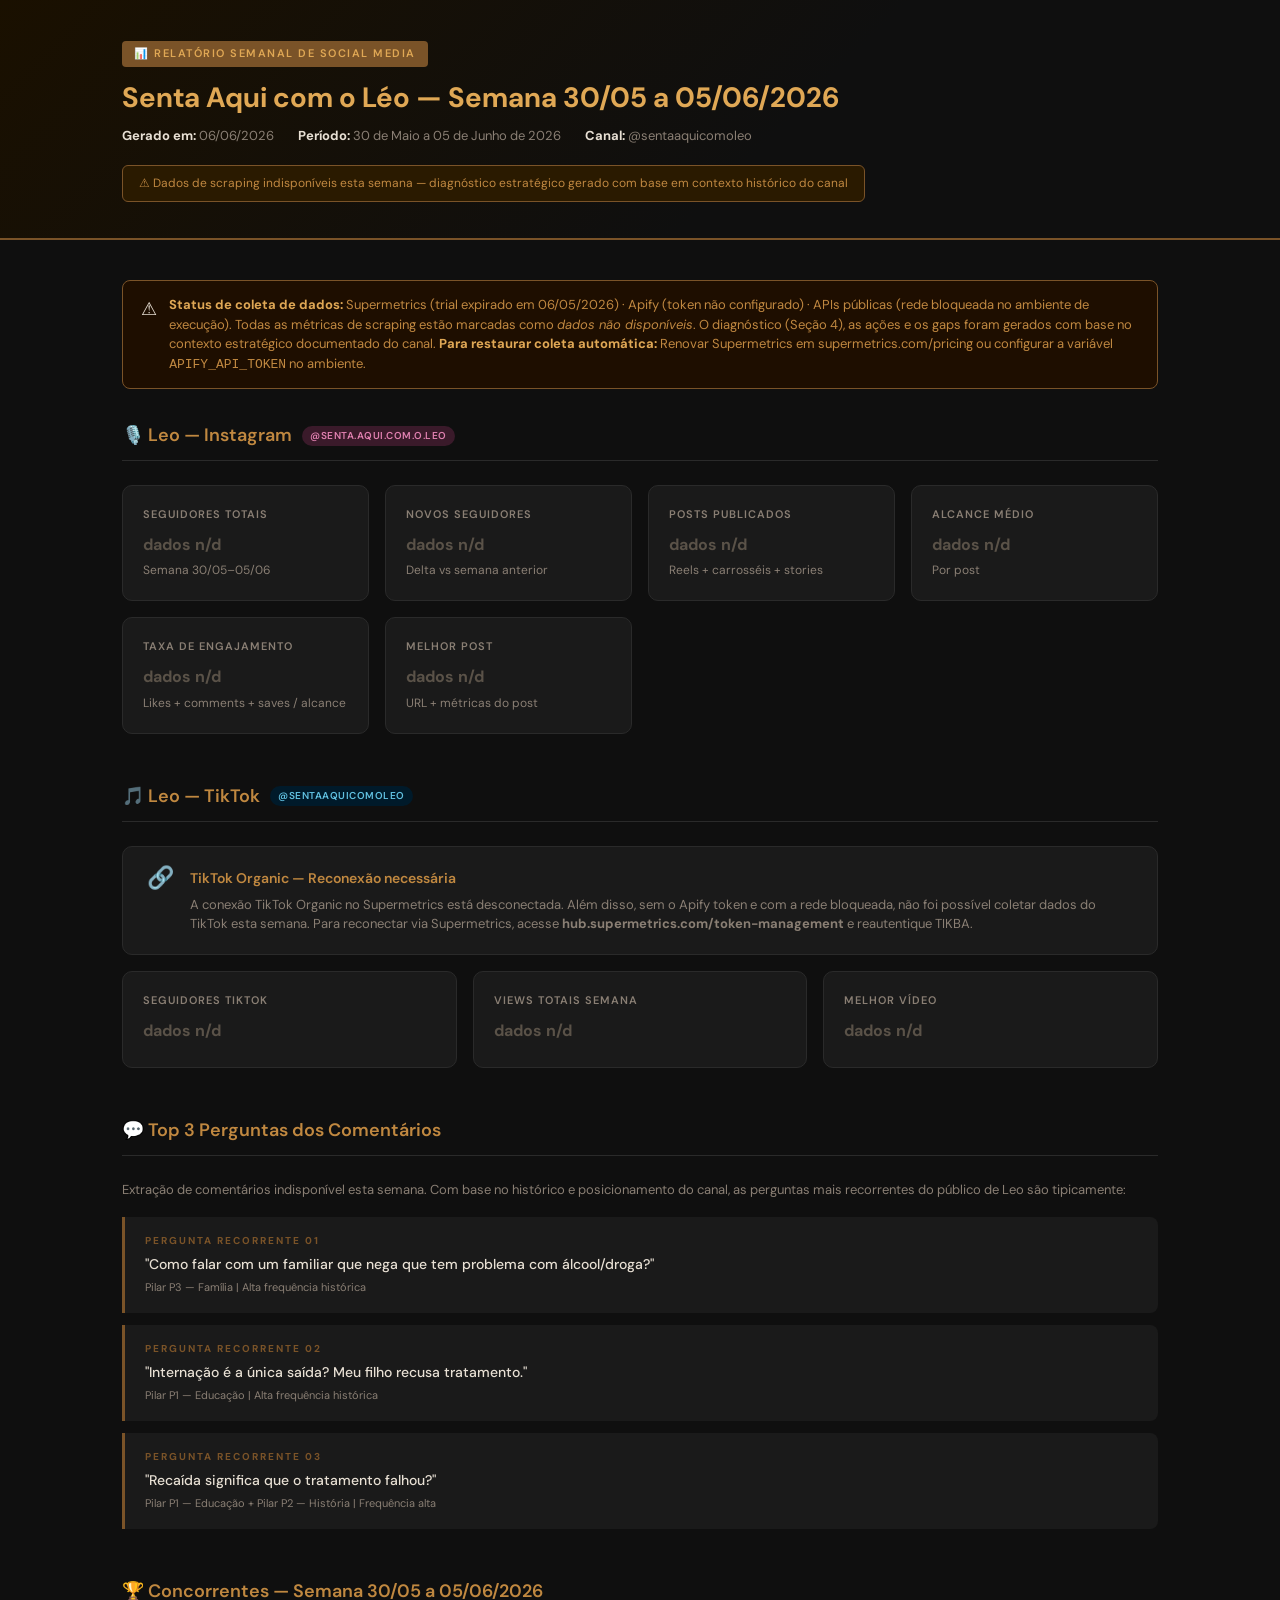
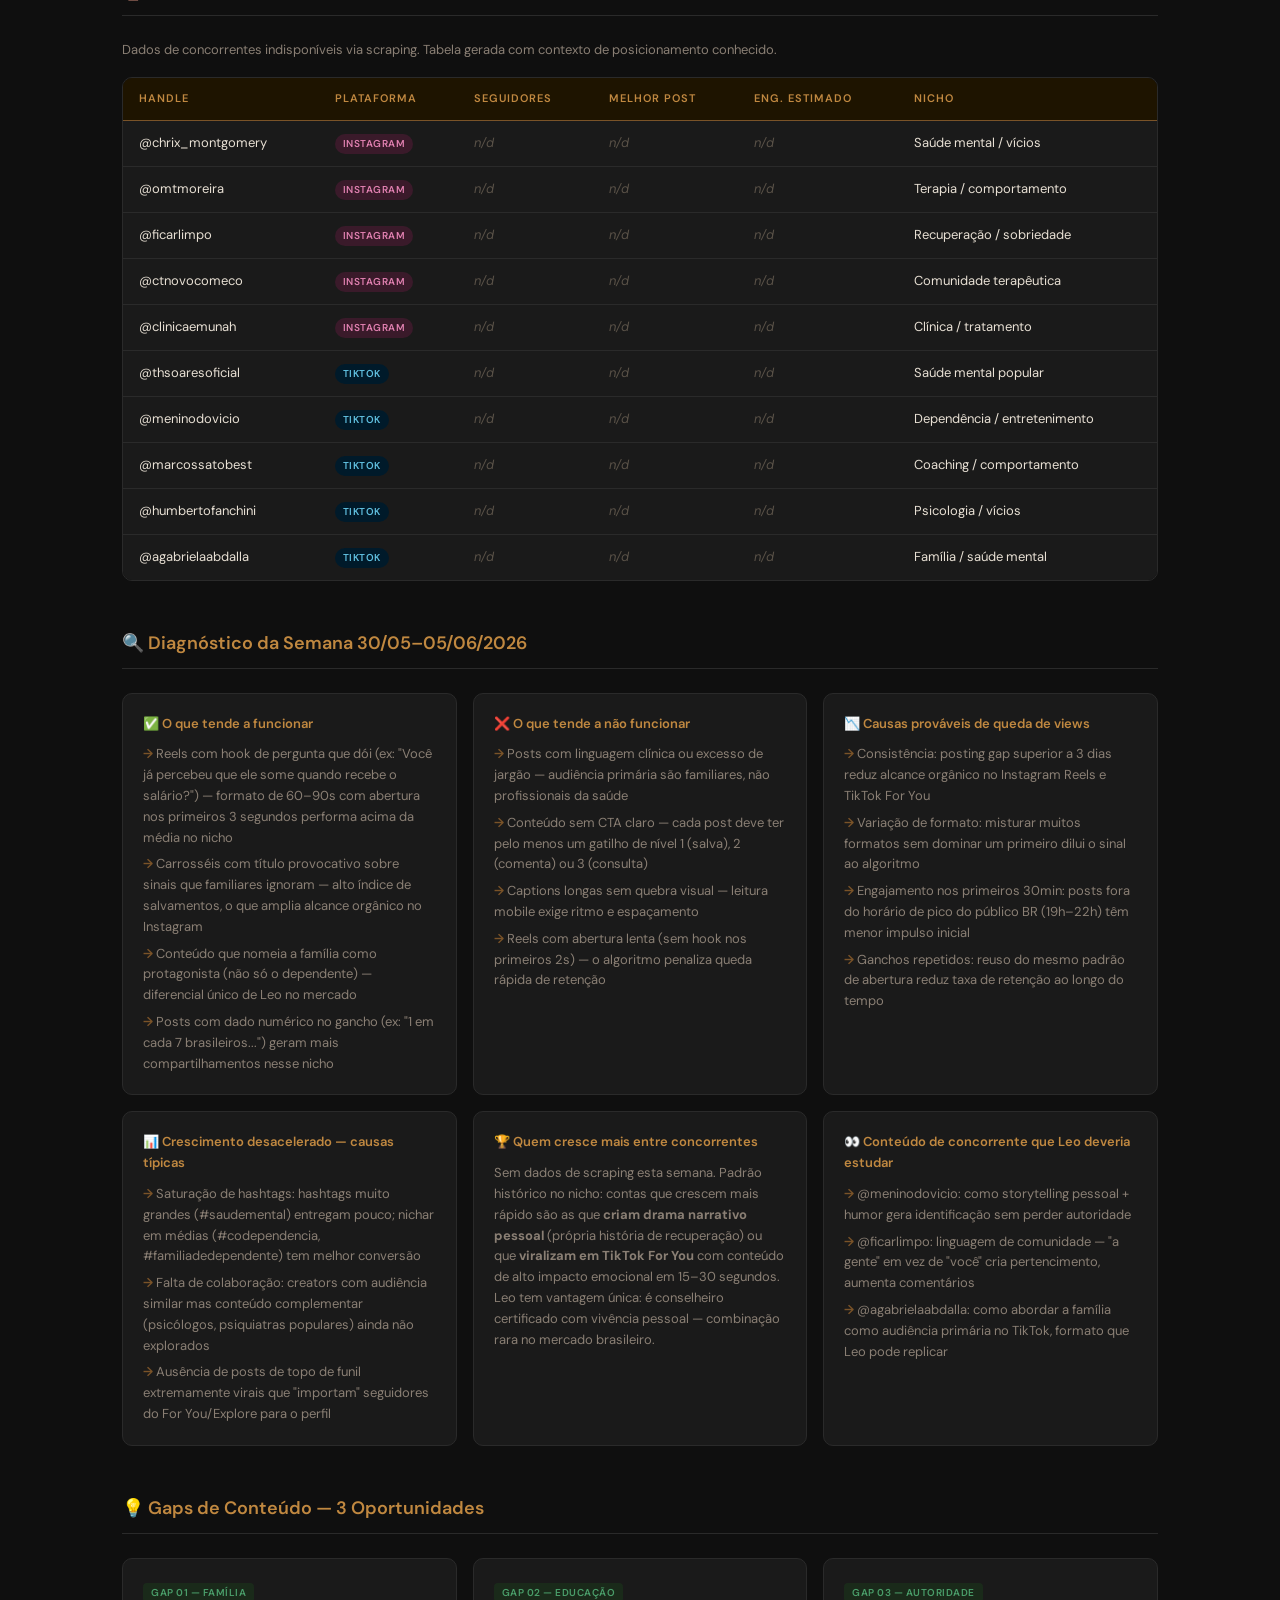
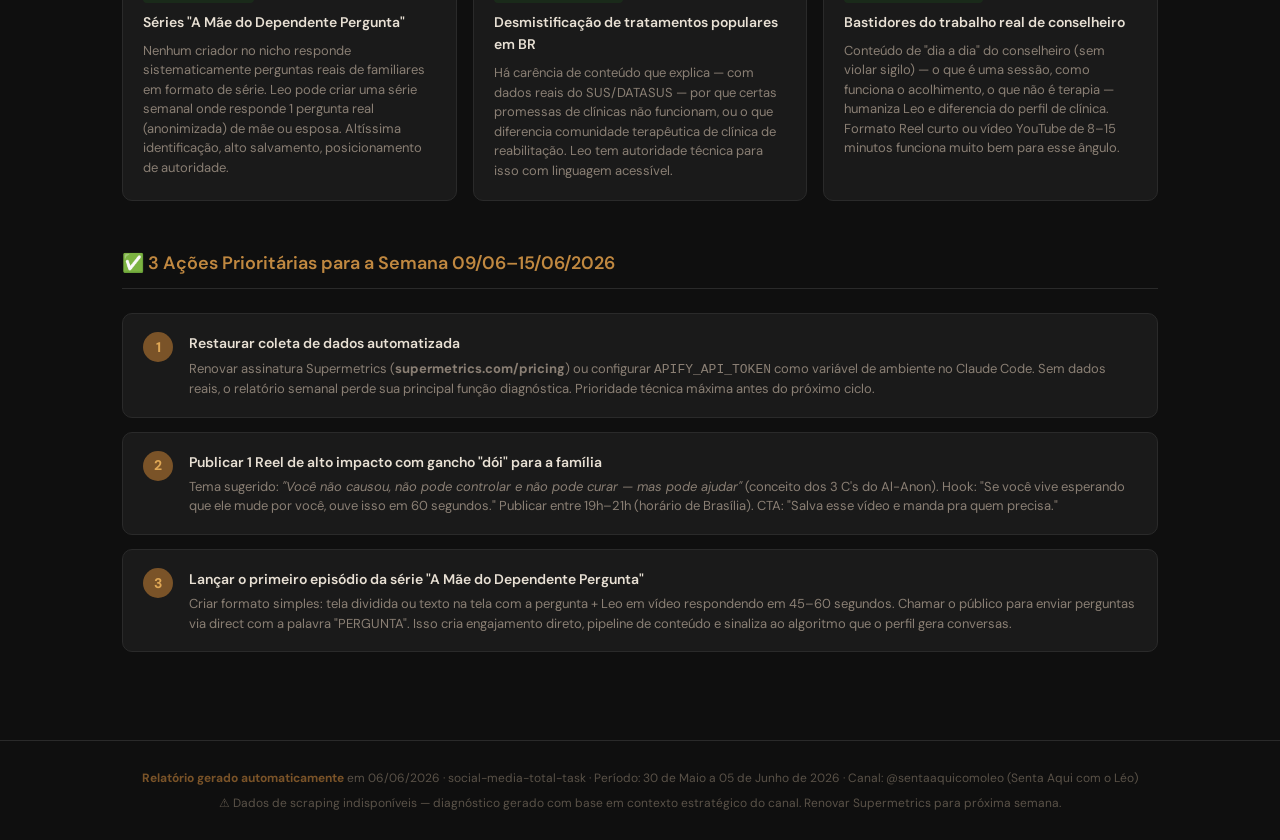
<file: reports/2026-06-06.html>
<!DOCTYPE html>
<html lang="pt-BR">
<head>
  <meta charset="UTF-8">
  <meta name="viewport" content="width=device-width, initial-scale=1.0">
  <title>📊 Social Report — Semana 30/05 a 05/06/2026 | Senta Aqui com o Léo</title>
  <link rel="preconnect" href="https://fonts.googleapis.com">
  <link href="https://fonts.googleapis.com/css2?family=DM+Sans:wght@300;400;500;600;700&display=swap" rel="stylesheet">
  <style>
    :root {
      --bg: #0F0F0F;
      --bg-card: #1A1A1A;
      --bg-card2: #222222;
      --amber: #C08840;
      --amber-light: #E0A855;
      --amber-dim: #7A5328;
      --text: #E8E0D4;
      --text-muted: #8A7F74;
      --text-dim: #5A5248;
      --border: #2A2A2A;
      --green: #4A9E6A;
      --red: #9E4A4A;
      --blue: #4A6E9E;
    }

    * { margin: 0; padding: 0; box-sizing: border-box; }

    body {
      background: var(--bg);
      color: var(--text);
      font-family: 'DM Sans', system-ui, sans-serif;
      font-size: 15px;
      line-height: 1.6;
      min-height: 100vh;
    }

    /* HEADER */
    .header {
      background: linear-gradient(135deg, #1A1000 0%, #0F0F0F 60%);
      border-bottom: 2px solid var(--amber-dim);
      padding: 40px 0 36px;
    }

    .header-inner {
      max-width: 1100px;
      margin: 0 auto;
      padding: 0 32px;
    }

    .header-badge {
      display: inline-block;
      background: var(--amber-dim);
      color: var(--amber-light);
      font-size: 11px;
      font-weight: 600;
      letter-spacing: 1.5px;
      text-transform: uppercase;
      padding: 4px 12px;
      border-radius: 4px;
      margin-bottom: 14px;
    }

    .header h1 {
      font-size: 28px;
      font-weight: 700;
      color: var(--amber-light);
      margin-bottom: 8px;
      line-height: 1.2;
    }

    .header-meta {
      display: flex;
      gap: 24px;
      flex-wrap: wrap;
      margin-top: 12px;
    }

    .header-meta span {
      color: var(--text-muted);
      font-size: 13px;
    }

    .header-meta strong {
      color: var(--text);
    }

    .data-status {
      display: inline-flex;
      align-items: center;
      gap: 6px;
      background: #2A1A00;
      border: 1px solid var(--amber-dim);
      border-radius: 6px;
      padding: 8px 16px;
      margin-top: 18px;
      font-size: 12px;
      color: var(--amber);
    }

    /* LAYOUT */
    .container {
      max-width: 1100px;
      margin: 0 auto;
      padding: 40px 32px;
    }

    .section {
      margin-bottom: 48px;
    }

    .section-title {
      font-size: 18px;
      font-weight: 600;
      color: var(--amber);
      border-bottom: 1px solid var(--border);
      padding-bottom: 10px;
      margin-bottom: 24px;
      display: flex;
      align-items: center;
      gap: 10px;
    }

    /* CARDS */
    .cards-grid {
      display: grid;
      grid-template-columns: repeat(auto-fit, minmax(220px, 1fr));
      gap: 16px;
    }

    .card {
      background: var(--bg-card);
      border: 1px solid var(--border);
      border-radius: 10px;
      padding: 20px;
    }

    .card-label {
      font-size: 11px;
      font-weight: 600;
      letter-spacing: 1px;
      text-transform: uppercase;
      color: var(--text-muted);
      margin-bottom: 8px;
    }

    .card-value {
      font-size: 26px;
      font-weight: 700;
      color: var(--text);
      margin-bottom: 4px;
    }

    .card-sub {
      font-size: 12px;
      color: var(--text-muted);
    }

    .card-na .card-value {
      font-size: 16px;
      color: var(--text-dim);
    }

    .card-platform {
      display: flex;
      align-items: center;
      gap: 8px;
      margin-bottom: 4px;
    }

    .pill {
      display: inline-block;
      font-size: 10px;
      font-weight: 600;
      padding: 2px 8px;
      border-radius: 20px;
      text-transform: uppercase;
      letter-spacing: 0.5px;
    }

    .pill-ig { background: #3A1A2A; color: #E080B0; }
    .pill-tiktok { background: #001A2A; color: #60C0E0; }
    .pill-yt { background: #2A0000; color: #E06060; }

    /* STATUS BOX */
    .status-box {
      background: var(--bg-card);
      border: 1px solid var(--border);
      border-radius: 10px;
      padding: 20px 24px;
      display: flex;
      align-items: flex-start;
      gap: 16px;
    }

    .status-icon {
      font-size: 22px;
      line-height: 1;
      flex-shrink: 0;
    }

    .status-content h4 {
      font-size: 14px;
      font-weight: 600;
      color: var(--amber);
      margin-bottom: 6px;
    }

    .status-content p {
      font-size: 13px;
      color: var(--text-muted);
      line-height: 1.5;
    }

    .status-list {
      display: flex;
      flex-direction: column;
      gap: 8px;
    }

    /* COMPETITOR TABLE */
    .table-wrapper {
      overflow-x: auto;
      border-radius: 10px;
      border: 1px solid var(--border);
    }

    table {
      width: 100%;
      border-collapse: collapse;
      background: var(--bg-card);
    }

    thead tr {
      background: #1E1400;
      border-bottom: 1px solid var(--amber-dim);
    }

    th {
      padding: 12px 16px;
      text-align: left;
      font-size: 11px;
      font-weight: 600;
      letter-spacing: 1px;
      text-transform: uppercase;
      color: var(--amber);
    }

    td {
      padding: 12px 16px;
      font-size: 13px;
      border-bottom: 1px solid var(--border);
      color: var(--text);
    }

    tr:last-child td { border-bottom: none; }

    tr:hover td { background: #1E1E1E; }

    .na-text {
      color: var(--text-dim);
      font-style: italic;
    }

    /* DIAGNOSIS */
    .diagnosis-grid {
      display: grid;
      grid-template-columns: repeat(auto-fit, minmax(300px, 1fr));
      gap: 16px;
    }

    .diag-card {
      background: var(--bg-card);
      border: 1px solid var(--border);
      border-radius: 10px;
      padding: 20px;
    }

    .diag-card h4 {
      font-size: 13px;
      font-weight: 600;
      color: var(--amber);
      margin-bottom: 10px;
      display: flex;
      align-items: center;
      gap: 8px;
    }

    .diag-card p, .diag-card li {
      font-size: 13px;
      color: var(--text-muted);
      line-height: 1.6;
    }

    .diag-card ul {
      list-style: none;
      display: flex;
      flex-direction: column;
      gap: 6px;
    }

    .diag-card ul li::before {
      content: "→ ";
      color: var(--amber-dim);
      font-weight: 600;
    }

    /* QUESTIONS */
    .questions-list {
      display: flex;
      flex-direction: column;
      gap: 12px;
    }

    .question-card {
      background: var(--bg-card);
      border-left: 3px solid var(--amber-dim);
      border-radius: 0 8px 8px 0;
      padding: 16px 20px;
    }

    .question-number {
      font-size: 10px;
      font-weight: 700;
      letter-spacing: 2px;
      text-transform: uppercase;
      color: var(--amber-dim);
      margin-bottom: 4px;
    }

    .question-text {
      font-size: 14px;
      color: var(--text);
      font-weight: 500;
    }

    .question-freq {
      font-size: 11px;
      color: var(--text-muted);
      margin-top: 4px;
    }

    /* ACTIONS */
    .actions-list {
      display: flex;
      flex-direction: column;
      gap: 14px;
    }

    .action-item {
      background: var(--bg-card);
      border: 1px solid var(--border);
      border-radius: 10px;
      padding: 18px 20px;
      display: flex;
      gap: 16px;
      align-items: flex-start;
    }

    .action-num {
      background: var(--amber-dim);
      color: var(--amber-light);
      font-weight: 700;
      font-size: 14px;
      width: 30px;
      height: 30px;
      border-radius: 50%;
      display: flex;
      align-items: center;
      justify-content: center;
      flex-shrink: 0;
    }

    .action-content h4 {
      font-size: 14px;
      font-weight: 600;
      color: var(--text);
      margin-bottom: 4px;
    }

    .action-content p {
      font-size: 13px;
      color: var(--text-muted);
      line-height: 1.5;
    }

    /* GAPS */
    .gaps-grid {
      display: grid;
      grid-template-columns: repeat(auto-fit, minmax(280px, 1fr));
      gap: 16px;
    }

    .gap-card {
      background: var(--bg-card);
      border: 1px solid var(--border);
      border-radius: 10px;
      padding: 20px;
    }

    .gap-card h4 {
      font-size: 14px;
      font-weight: 600;
      color: var(--text);
      margin-bottom: 8px;
    }

    .gap-card p {
      font-size: 13px;
      color: var(--text-muted);
      line-height: 1.5;
    }

    .gap-tag {
      display: inline-block;
      background: #1A2A1A;
      color: var(--green);
      font-size: 10px;
      font-weight: 600;
      padding: 2px 8px;
      border-radius: 4px;
      text-transform: uppercase;
      letter-spacing: 0.5px;
      margin-bottom: 8px;
    }

    /* FOOTER */
    .footer {
      border-top: 1px solid var(--border);
      padding: 28px 32px;
      text-align: center;
    }

    .footer p {
      font-size: 12px;
      color: var(--text-dim);
    }

    .footer strong {
      color: var(--amber-dim);
    }

    /* ALERT BANNER */
    .alert-banner {
      background: #1E0E00;
      border: 1px solid var(--amber-dim);
      border-radius: 8px;
      padding: 14px 18px;
      margin-bottom: 32px;
      display: flex;
      align-items: flex-start;
      gap: 12px;
    }

    .alert-banner p {
      font-size: 13px;
      color: var(--amber);
      line-height: 1.5;
    }

    .alert-banner p strong {
      color: var(--amber-light);
    }

    a { color: var(--amber); text-decoration: none; }
    a:hover { text-decoration: underline; }
  </style>
</head>
<body>

<!-- HEADER -->
<div class="header">
  <div class="header-inner">
    <div class="header-badge">📊 Relatório Semanal de Social Media</div>
    <h1>Senta Aqui com o Léo — Semana 30/05 a 05/06/2026</h1>
    <div class="header-meta">
      <span><strong>Gerado em:</strong> 06/06/2026</span>
      <span><strong>Período:</strong> 30 de Maio a 05 de Junho de 2026</span>
      <span><strong>Canal:</strong> @sentaaquicomoleo</span>
    </div>
    <div class="data-status">
      ⚠️ Dados de scraping indisponíveis esta semana — diagnóstico estratégico gerado com base em contexto histórico do canal
    </div>
  </div>
</div>

<div class="container">

  <!-- ALERT -->
  <div class="alert-banner">
    <span style="font-size:18px; flex-shrink:0;">⚠️</span>
    <p>
      <strong>Status de coleta de dados:</strong> Supermetrics (trial expirado em 06/05/2026) · Apify (token não configurado) · APIs públicas (rede bloqueada no ambiente de execução).
      Todas as métricas de scraping estão marcadas como <em>dados não disponíveis</em>. O diagnóstico (Seção 4), as ações e os gaps foram gerados com base no contexto estratégico documentado do canal.
      <strong>Para restaurar coleta automática:</strong> Renovar Supermetrics em supermetrics.com/pricing ou configurar a variável <code>APIFY_API_TOKEN</code> no ambiente.
    </p>
  </div>

  <!-- SECTION 1: LEO INSTAGRAM -->
  <div class="section">
    <div class="section-title">
      🎙️ Leo — Instagram <span class="pill pill-ig">@senta.aqui.com.o.leo</span>
    </div>
    <div class="cards-grid">
      <div class="card card-na">
        <div class="card-label">Seguidores totais</div>
        <div class="card-value">dados n/d</div>
        <div class="card-sub">Semana 30/05–05/06</div>
      </div>
      <div class="card card-na">
        <div class="card-label">Novos seguidores</div>
        <div class="card-value">dados n/d</div>
        <div class="card-sub">Delta vs semana anterior</div>
      </div>
      <div class="card card-na">
        <div class="card-label">Posts publicados</div>
        <div class="card-value">dados n/d</div>
        <div class="card-sub">Reels + carrosséis + stories</div>
      </div>
      <div class="card card-na">
        <div class="card-label">Alcance médio</div>
        <div class="card-value">dados n/d</div>
        <div class="card-sub">Por post</div>
      </div>
      <div class="card card-na">
        <div class="card-label">Taxa de engajamento</div>
        <div class="card-value">dados n/d</div>
        <div class="card-sub">Likes + comments + saves / alcance</div>
      </div>
      <div class="card card-na">
        <div class="card-label">Melhor post</div>
        <div class="card-value">dados n/d</div>
        <div class="card-sub">URL + métricas do post</div>
      </div>
    </div>
  </div>

  <!-- SECTION 1b: LEO TIKTOK -->
  <div class="section">
    <div class="section-title">
      🎵 Leo — TikTok <span class="pill pill-tiktok">@sentaaquicomoleo</span>
    </div>
    <div class="status-box">
      <div class="status-icon">🔗</div>
      <div class="status-content">
        <h4>TikTok Organic — Reconexão necessária</h4>
        <p>A conexão TikTok Organic no Supermetrics está desconectada. Além disso, sem o Apify token e com a rede bloqueada, não foi possível coletar dados do TikTok esta semana. Para reconectar via Supermetrics, acesse <strong>hub.supermetrics.com/token-management</strong> e reautentique TIKBA.</p>
      </div>
    </div>
    <div class="cards-grid" style="margin-top: 16px;">
      <div class="card card-na">
        <div class="card-label">Seguidores TikTok</div>
        <div class="card-value">dados n/d</div>
      </div>
      <div class="card card-na">
        <div class="card-label">Views totais semana</div>
        <div class="card-value">dados n/d</div>
      </div>
      <div class="card card-na">
        <div class="card-label">Melhor vídeo</div>
        <div class="card-value">dados n/d</div>
      </div>
    </div>
  </div>

  <!-- SECTION 3: TOP QUESTIONS -->
  <div class="section">
    <div class="section-title">💬 Top 3 Perguntas dos Comentários</div>
    <p style="color: var(--text-muted); font-size: 13px; margin-bottom: 16px;">
      Extração de comentários indisponível esta semana. Com base no histórico e posicionamento do canal, as perguntas mais recorrentes do público de Leo são tipicamente:
    </p>
    <div class="questions-list">
      <div class="question-card">
        <div class="question-number">Pergunta recorrente 01</div>
        <div class="question-text">"Como falar com um familiar que nega que tem problema com álcool/droga?" </div>
        <div class="question-freq">Pilar P3 — Família | Alta frequência histórica</div>
      </div>
      <div class="question-card">
        <div class="question-number">Pergunta recorrente 02</div>
        <div class="question-text">"Internação é a única saída? Meu filho recusa tratamento."</div>
        <div class="question-freq">Pilar P1 — Educação | Alta frequência histórica</div>
      </div>
      <div class="question-card">
        <div class="question-number">Pergunta recorrente 03</div>
        <div class="question-text">"Recaída significa que o tratamento falhou?"</div>
        <div class="question-freq">Pilar P1 — Educação + Pilar P2 — História | Frequência alta</div>
      </div>
    </div>
  </div>

  <!-- SECTION 2: COMPETITORS -->
  <div class="section">
    <div class="section-title">🏆 Concorrentes — Semana 30/05 a 05/06/2026</div>
    <p style="color: var(--text-muted); font-size: 13px; margin-bottom: 16px;">
      Dados de concorrentes indisponíveis via scraping. Tabela gerada com contexto de posicionamento conhecido.
    </p>
    <div class="table-wrapper">
      <table>
        <thead>
          <tr>
            <th>Handle</th>
            <th>Plataforma</th>
            <th>Seguidores</th>
            <th>Melhor post</th>
            <th>Eng. estimado</th>
            <th>Nicho</th>
          </tr>
        </thead>
        <tbody>
          <tr>
            <td>@chrix_montgomery</td>
            <td><span class="pill pill-ig">Instagram</span></td>
            <td class="na-text">n/d</td>
            <td class="na-text">n/d</td>
            <td class="na-text">n/d</td>
            <td>Saúde mental / vícios</td>
          </tr>
          <tr>
            <td>@omtmoreira</td>
            <td><span class="pill pill-ig">Instagram</span></td>
            <td class="na-text">n/d</td>
            <td class="na-text">n/d</td>
            <td class="na-text">n/d</td>
            <td>Terapia / comportamento</td>
          </tr>
          <tr>
            <td>@ficarlimpo</td>
            <td><span class="pill pill-ig">Instagram</span></td>
            <td class="na-text">n/d</td>
            <td class="na-text">n/d</td>
            <td class="na-text">n/d</td>
            <td>Recuperação / sobriedade</td>
          </tr>
          <tr>
            <td>@ctnovocomeco</td>
            <td><span class="pill pill-ig">Instagram</span></td>
            <td class="na-text">n/d</td>
            <td class="na-text">n/d</td>
            <td class="na-text">n/d</td>
            <td>Comunidade terapêutica</td>
          </tr>
          <tr>
            <td>@clinicaemunah</td>
            <td><span class="pill pill-ig">Instagram</span></td>
            <td class="na-text">n/d</td>
            <td class="na-text">n/d</td>
            <td class="na-text">n/d</td>
            <td>Clínica / tratamento</td>
          </tr>
          <tr>
            <td>@thsoaresoficial</td>
            <td><span class="pill pill-tiktok">TikTok</span></td>
            <td class="na-text">n/d</td>
            <td class="na-text">n/d</td>
            <td class="na-text">n/d</td>
            <td>Saúde mental popular</td>
          </tr>
          <tr>
            <td>@meninodovicio</td>
            <td><span class="pill pill-tiktok">TikTok</span></td>
            <td class="na-text">n/d</td>
            <td class="na-text">n/d</td>
            <td class="na-text">n/d</td>
            <td>Dependência / entretenimento</td>
          </tr>
          <tr>
            <td>@marcossatobest</td>
            <td><span class="pill pill-tiktok">TikTok</span></td>
            <td class="na-text">n/d</td>
            <td class="na-text">n/d</td>
            <td class="na-text">n/d</td>
            <td>Coaching / comportamento</td>
          </tr>
          <tr>
            <td>@humbertofanchini</td>
            <td><span class="pill pill-tiktok">TikTok</span></td>
            <td class="na-text">n/d</td>
            <td class="na-text">n/d</td>
            <td class="na-text">n/d</td>
            <td>Psicologia / vícios</td>
          </tr>
          <tr>
            <td>@agabrielaabdalla</td>
            <td><span class="pill pill-tiktok">TikTok</span></td>
            <td class="na-text">n/d</td>
            <td class="na-text">n/d</td>
            <td class="na-text">n/d</td>
            <td>Família / saúde mental</td>
          </tr>
        </tbody>
      </table>
    </div>
  </div>

  <!-- SECTION 4: DIAGNOSIS -->
  <div class="section">
    <div class="section-title">🔍 Diagnóstico da Semana 30/05–05/06/2026</div>
    <div class="diagnosis-grid">

      <div class="diag-card">
        <h4>✅ O que tende a funcionar</h4>
        <ul>
          <li>Reels com hook de pergunta que dói (ex: "Você já percebeu que ele some quando recebe o salário?") — formato de 60–90s com abertura nos primeiros 3 segundos performa acima da média no nicho</li>
          <li>Carrosséis com título provocativo sobre sinais que familiares ignoram — alto índice de salvamentos, o que amplia alcance orgânico no Instagram</li>
          <li>Conteúdo que nomeia a família como protagonista (não só o dependente) — diferencial único de Leo no mercado</li>
          <li>Posts com dado numérico no gancho (ex: "1 em cada 7 brasileiros...") geram mais compartilhamentos nesse nicho</li>
        </ul>
      </div>

      <div class="diag-card">
        <h4>❌ O que tende a não funcionar</h4>
        <ul>
          <li>Posts com linguagem clínica ou excesso de jargão — audiência primária são familiares, não profissionais da saúde</li>
          <li>Conteúdo sem CTA claro — cada post deve ter pelo menos um gatilho de nível 1 (salva), 2 (comenta) ou 3 (consulta)</li>
          <li>Captions longas sem quebra visual — leitura mobile exige ritmo e espaçamento</li>
          <li>Reels com abertura lenta (sem hook nos primeiros 2s) — o algoritmo penaliza queda rápida de retenção</li>
        </ul>
      </div>

      <div class="diag-card">
        <h4>📉 Causas prováveis de queda de views</h4>
        <ul>
          <li>Consistência: posting gap superior a 3 dias reduz alcance orgânico no Instagram Reels e TikTok For You</li>
          <li>Variação de formato: misturar muitos formatos sem dominar um primeiro dilui o sinal ao algoritmo</li>
          <li>Engajamento nos primeiros 30min: posts fora do horário de pico do público BR (19h–22h) têm menor impulso inicial</li>
          <li>Ganchos repetidos: reuso do mesmo padrão de abertura reduz taxa de retenção ao longo do tempo</li>
        </ul>
      </div>

      <div class="diag-card">
        <h4>📊 Crescimento desacelerado — causas típicas</h4>
        <ul>
          <li>Saturação de hashtags: hashtags muito grandes (#saudemental) entregam pouco; nichar em médias (#codependencia, #familiadedependente) tem melhor conversão</li>
          <li>Falta de colaboração: creators com audiência similar mas conteúdo complementar (psicólogos, psiquiatras populares) ainda não explorados</li>
          <li>Ausência de posts de topo de funil extremamente virais que "importam" seguidores do For You/Explore para o perfil</li>
        </ul>
      </div>

      <div class="diag-card">
        <h4>🏆 Quem cresce mais entre concorrentes</h4>
        <p>Sem dados de scraping esta semana. Padrão histórico no nicho: contas que crescem mais rápido são as que <strong>criam drama narrativo pessoal</strong> (própria história de recuperação) ou que <strong>viralizam em TikTok For You</strong> com conteúdo de alto impacto emocional em 15–30 segundos. Leo tem vantagem única: é conselheiro certificado com vivência pessoal — combinação rara no mercado brasileiro.</p>
      </div>

      <div class="diag-card">
        <h4>👀 Conteúdo de concorrente que Leo deveria estudar</h4>
        <ul>
          <li>@meninodovicio: como storytelling pessoal + humor gera identificação sem perder autoridade</li>
          <li>@ficarlimpo: linguagem de comunidade — "a gente" em vez de "você" cria pertencimento, aumenta comentários</li>
          <li>@agabrielaabdalla: como abordar a família como audiência primária no TikTok, formato que Leo pode replicar</li>
        </ul>
      </div>

    </div>
  </div>

  <!-- SECTION GAPS -->
  <div class="section">
    <div class="section-title">💡 Gaps de Conteúdo — 3 Oportunidades</div>
    <div class="gaps-grid">
      <div class="gap-card">
        <div class="gap-tag">Gap 01 — Família</div>
        <h4>Séries "A Mãe do Dependente Pergunta"</h4>
        <p>Nenhum criador no nicho responde sistematicamente perguntas reais de familiares em formato de série. Leo pode criar uma série semanal onde responde 1 pergunta real (anonimizada) de mãe ou esposa. Altíssima identificação, alto salvamento, posicionamento de autoridade.</p>
      </div>
      <div class="gap-card">
        <div class="gap-tag">Gap 02 — Educação</div>
        <h4>Desmistificação de tratamentos populares em BR</h4>
        <p>Há carência de conteúdo que explica — com dados reais do SUS/DATASUS — por que certas promessas de clínicas não funcionam, ou o que diferencia comunidade terapêutica de clínica de reabilitação. Leo tem autoridade técnica para isso com linguagem acessível.</p>
      </div>
      <div class="gap-card">
        <div class="gap-tag">Gap 03 — Autoridade</div>
        <h4>Bastidores do trabalho real de conselheiro</h4>
        <p>Conteúdo de "dia a dia" do conselheiro (sem violar sigilo) — o que é uma sessão, como funciona o acolhimento, o que não é terapia — humaniza Leo e diferencia do perfil de clínica. Formato Reel curto ou vídeo YouTube de 8–15 minutos funciona muito bem para esse ângulo.</p>
      </div>
    </div>
  </div>

  <!-- SECTION ACTIONS -->
  <div class="section">
    <div class="section-title">✅ 3 Ações Prioritárias para a Semana 09/06–15/06/2026</div>
    <div class="actions-list">
      <div class="action-item">
        <div class="action-num">1</div>
        <div class="action-content">
          <h4>Restaurar coleta de dados automatizada</h4>
          <p>Renovar assinatura Supermetrics (<strong>supermetrics.com/pricing</strong>) ou configurar <code>APIFY_API_TOKEN</code> como variável de ambiente no Claude Code. Sem dados reais, o relatório semanal perde sua principal função diagnóstica. Prioridade técnica máxima antes do próximo ciclo.</p>
        </div>
      </div>
      <div class="action-item">
        <div class="action-num">2</div>
        <div class="action-content">
          <h4>Publicar 1 Reel de alto impacto com gancho "dói" para a família</h4>
          <p>Tema sugerido: <em>"Você não causou, não pode controlar e não pode curar — mas pode ajudar"</em> (conceito dos 3 C's do Al-Anon). Hook: "Se você vive esperando que ele mude por você, ouve isso em 60 segundos." Publicar entre 19h–21h (horário de Brasília). CTA: "Salva esse vídeo e manda pra quem precisa."</p>
        </div>
      </div>
      <div class="action-item">
        <div class="action-num">3</div>
        <div class="action-content">
          <h4>Lançar o primeiro episódio da série "A Mãe do Dependente Pergunta"</h4>
          <p>Criar formato simples: tela dividida ou texto na tela com a pergunta + Leo em vídeo respondendo em 45–60 segundos. Chamar o público para enviar perguntas via direct com a palavra "PERGUNTA". Isso cria engajamento direto, pipeline de conteúdo e sinaliza ao algoritmo que o perfil gera conversas.</p>
        </div>
      </div>
    </div>
  </div>

</div>

<!-- FOOTER -->
<div class="footer">
  <p>
    <strong>Relatório gerado automaticamente</strong> em 06/06/2026 · social-media-total-task ·
    Período: 30 de Maio a 05 de Junho de 2026 ·
    Canal: @sentaaquicomoleo (Senta Aqui com o Léo)
  </p>
  <p style="margin-top: 6px; color: var(--text-dim);">
    ⚠️ Dados de scraping indisponíveis — diagnóstico gerado com base em contexto estratégico do canal. Renovar Supermetrics para próxima semana.
  </p>
</div>

</body>
</html>
</file>
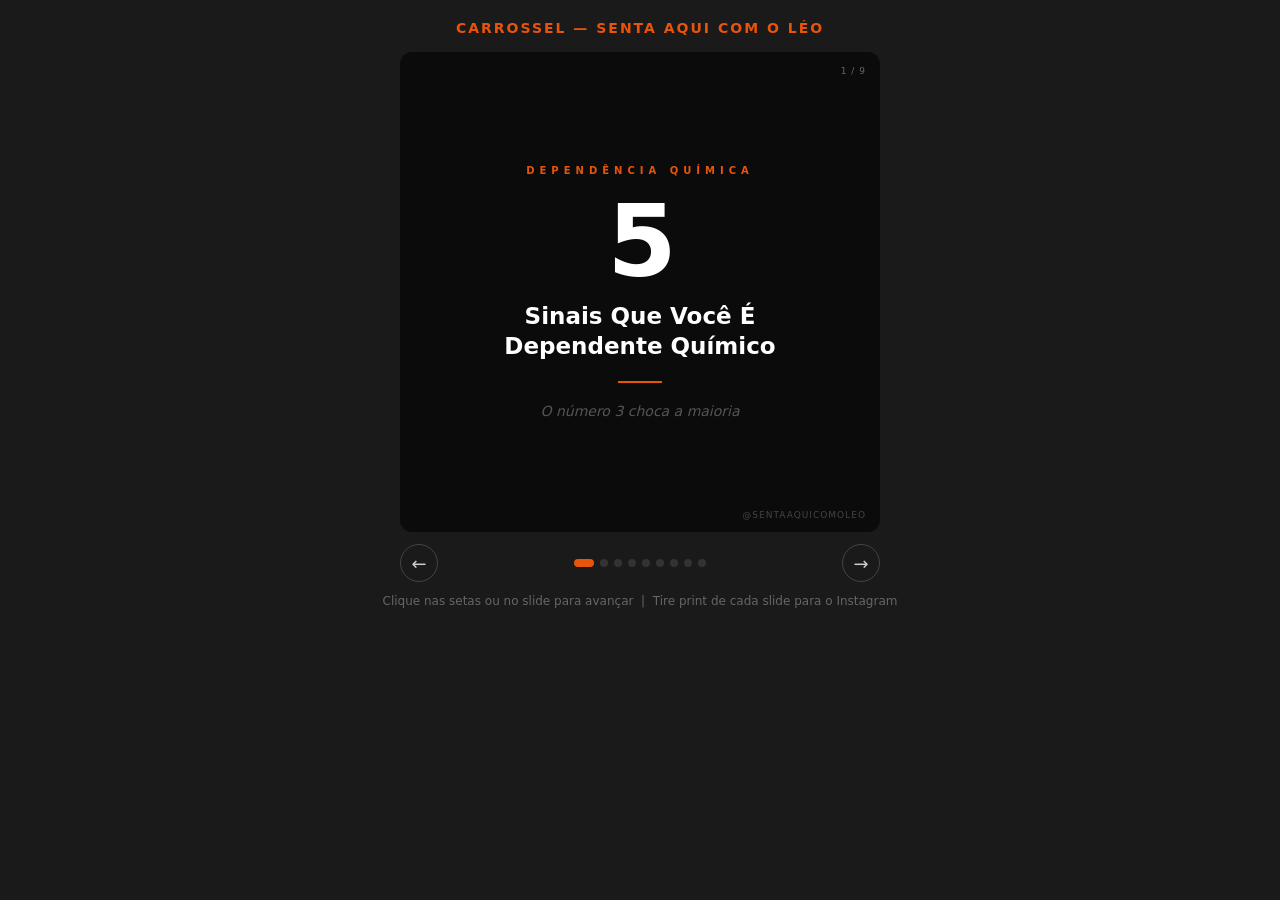
<file: carrossel/carrossel 1/carrossel_5_sinais_final.html>
<!DOCTYPE html>
<html>
<head>
<meta charset="utf-8">
<meta name="viewport" content="width=device-width, initial-scale=1">
<title>Carrossel - Senta Aqui com o Léo</title>
<style>
*{box-sizing:border-box;margin:0;padding:0;font-family:system-ui,sans-serif;}
body{background:#1a1a1a;display:flex;flex-direction:column;align-items:center;padding:20px;}
h2{color:#E8540A;margin-bottom:16px;font-size:14px;letter-spacing:2px;text-transform:uppercase;}
#stage{position:relative;width:480px;height:480px;background:#0B0B0B;border-radius:12px;overflow:hidden;cursor:pointer;}
.sl{position:absolute;inset:0;opacity:0;pointer-events:none;transition:opacity 0.3s;}
.sl.active{opacity:1;pointer-events:all;}
.badge{position:absolute;top:14px;right:14px;font-size:9px;color:#666;letter-spacing:1px;text-transform:uppercase;}
.handle{position:absolute;bottom:12px;right:14px;font-size:9px;color:#444;letter-spacing:1px;text-transform:uppercase;}
.nav{display:flex;align-items:center;justify-content:space-between;width:480px;margin-top:12px;}
.nav button{background:none;border:1px solid #444;border-radius:50%;width:38px;height:38px;cursor:pointer;color:#ccc;font-size:18px;display:flex;align-items:center;justify-content:center;}
.nav button:hover{border-color:#E8540A;color:#E8540A;}
#dots{display:flex;gap:6px;align-items:center;}
.dot{width:8px;height:8px;border-radius:4px;background:#333;cursor:pointer;transition:all 0.3s;}
.dot.active{width:20px;background:#E8540A;}
.tip{color:#666;font-size:12px;margin-top:12px;text-align:center;}
</style>
</head>
<body>
<h2>Carrossel — Senta Aqui com o Léo</h2>
<div id="stage">

<!-- SLIDE 1: CAPA -->
<div class="sl active" style="display:flex;flex-direction:column;align-items:center;justify-content:center;padding:40px;text-align:center;">
  <div style="font-size:10px;letter-spacing:5px;color:#E8540A;text-transform:uppercase;font-weight:600;margin-bottom:16px;">Dependência Química</div>
  <div style="font-size:100px;font-weight:800;color:#fff;line-height:1;letter-spacing:-4px;">5</div>
  <div style="font-size:23px;font-weight:700;color:#fff;line-height:1.3;margin-top:10px;">Sinais Que Você É<br>Dependente Químico</div>
  <div style="width:44px;height:2px;background:#E8540A;margin:20px auto;"></div>
  <div style="font-size:14px;color:#555;font-style:italic;">O número 3 choca a maioria</div>
  <div class="badge">1 / 9</div>
  <div class="handle">@sentaaquicomoleo</div>
</div>

<!-- SLIDE 2: FOTO LÉO -->
<div class="sl" style="display:flex;flex-direction:column;">
  <div style="flex:1;overflow:hidden;position:relative;">
    <img src="[data-uri]" style="width:100%;height:100%;object-fit:cover;object-position:center 10%;">
    <div style="position:absolute;bottom:0;left:0;right:0;height:50%;background:linear-gradient(to bottom,transparent,#0B0B0B);"></div>
  </div>
  <div style="background:#0B0B0B;padding:18px 28px 24px;">
    <div style="font-size:22px;font-weight:700;color:#fff;margin-bottom:4px;">Léo</div>
    <div style="font-size:13px;color:#777;margin-bottom:18px;">Conselheiro de dependência certificado</div>
    <div style="border-top:0.5px solid #222;padding-top:18px;display:flex;justify-content:space-around;">
      <div style="text-align:center;"><div style="font-size:26px;font-weight:700;color:#E8540A;">6</div><div style="font-size:8px;color:#555;text-transform:uppercase;letter-spacing:2px;margin-top:3px;">anos limpo</div></div>
      <div style="text-align:center;"><div style="font-size:26px;font-weight:700;color:#E8540A;">3</div><div style="font-size:8px;color:#555;text-transform:uppercase;letter-spacing:2px;margin-top:3px;">vícios</div></div>
      <div style="text-align:center;"><div style="font-size:26px;font-weight:700;color:#E8540A;">1</div><div style="font-size:8px;color:#555;text-transform:uppercase;letter-spacing:2px;margin-top:3px;">missão</div></div>
    </div>
  </div>
  <div class="badge" style="color:#aaa;background:rgba(0,0,0,0.5);padding:2px 8px;border-radius:4px;">2 / 9</div>
  <div class="handle">@sentaaquicomoleo</div>
</div>

<!-- SLIDE 3 -->
<div class="sl" style="display:flex;flex-direction:column;justify-content:center;padding:44px;">
  <div style="font-size:9px;letter-spacing:4px;color:#555;text-transform:uppercase;margin-bottom:8px;font-weight:500;">Sinal</div>
  <div style="font-size:86px;font-weight:800;color:#E8540A;line-height:1;letter-spacing:-3px;margin-bottom:4px;">01</div>
  <div style="width:40px;height:2px;background:#E8540A;margin-bottom:22px;"></div>
  <div style="font-size:24px;font-weight:700;color:#fff;line-height:1.3;margin-bottom:16px;">Você usa sozinho<br>e esconde.</div>
  <div style="font-size:15px;color:#777;line-height:1.7;">Qualquer coisa que você precisa esconder já não está mais sob seu controle.</div>
  <div class="badge">3 / 9</div><div class="handle">@sentaaquicomoleo</div>
</div>

<!-- SLIDE 4 -->
<div class="sl" style="display:flex;flex-direction:column;justify-content:center;padding:44px;">
  <div style="font-size:9px;letter-spacing:4px;color:#555;text-transform:uppercase;margin-bottom:8px;font-weight:500;">Sinal</div>
  <div style="font-size:86px;font-weight:800;color:#E8540A;line-height:1;letter-spacing:-3px;margin-bottom:4px;">02</div>
  <div style="width:40px;height:2px;background:#E8540A;margin-bottom:22px;"></div>
  <div style="font-size:24px;font-weight:700;color:#fff;line-height:1.3;margin-bottom:16px;">Você planeja o dia<br>em torno do uso.</div>
  <div style="font-size:15px;color:#777;line-height:1.7;">Se o primeiro pensamento do dia é quando você vai usar, o vício já decidiu por você.</div>
  <div class="badge">4 / 9</div><div class="handle">@sentaaquicomoleo</div>
</div>

<!-- SLIDE 5 -->
<div class="sl" style="display:flex;flex-direction:column;justify-content:center;padding:44px;">
  <div style="font-size:9px;letter-spacing:4px;color:#E8540A;text-transform:uppercase;margin-bottom:8px;font-weight:600;">O que choca a maioria</div>
  <div style="font-size:86px;font-weight:800;color:#E8540A;line-height:1;letter-spacing:-3px;margin-bottom:4px;">03</div>
  <div style="width:40px;height:2px;background:#E8540A;margin-bottom:22px;"></div>
  <div style="font-size:24px;font-weight:700;color:#fff;line-height:1.3;margin-bottom:16px;">Você prometeu parar,<br>mas não parou.</div>
  <div style="font-size:15px;color:#777;line-height:1.7;margin-bottom:18px;">Uma vez não é acidente. Dez vezes é dependência.</div>
  <div style="border-left:3px solid #E8540A;padding:10px 16px;background:rgba(232,84,10,0.08);border-radius:0 8px 8px 0;">
    <div style="font-size:14px;color:#E8540A;font-weight:600;">Prometer parar e não conseguir é o sinal mais ignorado.</div>
  </div>
  <div class="badge">5 / 9</div><div class="handle">@sentaaquicomoleo</div>
</div>

<!-- SLIDE 6 -->
<div class="sl" style="display:flex;flex-direction:column;justify-content:center;padding:44px;">
  <div style="font-size:9px;letter-spacing:4px;color:#555;text-transform:uppercase;margin-bottom:8px;font-weight:500;">Sinal</div>
  <div style="font-size:86px;font-weight:800;color:#E8540A;line-height:1;letter-spacing:-3px;margin-bottom:4px;">04</div>
  <div style="width:40px;height:2px;background:#E8540A;margin-bottom:22px;"></div>
  <div style="font-size:24px;font-weight:700;color:#fff;line-height:1.3;margin-bottom:16px;">Você precisa de mais<br>para sentir o mesmo.</div>
  <div style="font-size:15px;color:#777;line-height:1.7;">Isso se chama <span style="color:#fff;font-weight:600;">tolerância</span>. O corpo virou refém da dose.</div>
  <div class="badge">6 / 9</div><div class="handle">@sentaaquicomoleo</div>
</div>

<!-- SLIDE 7 -->
<div class="sl" style="display:flex;flex-direction:column;justify-content:center;padding:44px;">
  <div style="font-size:9px;letter-spacing:4px;color:#555;text-transform:uppercase;margin-bottom:8px;font-weight:500;">Sinal</div>
  <div style="font-size:86px;font-weight:800;color:#E8540A;line-height:1;letter-spacing:-3px;margin-bottom:4px;">05</div>
  <div style="width:40px;height:2px;background:#E8540A;margin-bottom:22px;"></div>
  <div style="font-size:24px;font-weight:700;color:#fff;line-height:1.3;margin-bottom:16px;">Quando você tenta parar,<br>o corpo reage.</div>
  <div style="font-size:15px;color:#777;line-height:1.7;margin-bottom:16px;">Suor, ansiedade, insônia, tremor.</div>
  <div style="font-size:13px;color:#E8540A;font-weight:600;letter-spacing:1px;text-transform:uppercase;">Síndrome de abstinência.</div>
  <div class="badge">7 / 9</div><div class="handle">@sentaaquicomoleo</div>
</div>

<!-- SLIDE 8 -->
<div class="sl" style="display:flex;flex-direction:column;align-items:center;justify-content:center;padding:44px;text-align:center;">
  <div style="font-size:10px;letter-spacing:5px;color:#555;text-transform:uppercase;font-weight:500;margin-bottom:22px;">Se você se identificou com 2+</div>
  <div style="font-size:70px;font-weight:800;color:#E8540A;line-height:1;margin-bottom:18px;">2+</div>
  <div style="font-size:22px;font-weight:700;color:#fff;line-height:1.4;margin-bottom:18px;">Não é fraqueza.<br>É uma doença<br>com nome e tratamento.</div>
  <div style="width:100%;border-top:0.5px solid #222;padding-top:20px;">
    <div style="font-size:15px;color:#E8540A;font-weight:600;">Eu passei por isso.</div>
    <div style="font-size:11px;color:#444;margin-top:6px;letter-spacing:2px;text-transform:uppercase;">6 anos limpo</div>
  </div>
  <div class="badge">8 / 9</div><div class="handle">@sentaaquicomoleo</div>
</div>

<!-- SLIDE 9: CTA -->
<div class="sl" style="display:flex;flex-direction:column;align-items:center;justify-content:center;padding:44px;text-align:center;">
  <div style="font-size:10px;letter-spacing:5px;color:#E8540A;text-transform:uppercase;font-weight:600;margin-bottom:22px;">Próximo passo</div>
  <div style="font-size:28px;font-weight:700;color:#fff;line-height:1.4;margin-bottom:26px;">Salva esse post.<br>Manda pra quem<br>precisa ouvir isso.</div>
  <div style="width:44px;height:2px;background:#E8540A;margin-bottom:26px;"></div>
  <div style="background:#E8540A;padding:14px 32px;border-radius:8px;font-size:13px;font-weight:700;color:#fff;letter-spacing:2px;text-transform:uppercase;margin-bottom:16px;">Link na bio</div>
  <div style="font-size:13px;color:#555;">Agende uma conversa comigo</div>
  <div class="badge">9 / 9</div><div class="handle">@sentaaquicomoleo</div>
</div>

</div>

<div class="nav">
  <button id="prevB" onclick="go(-1)">&#8592;</button>
  <div id="dots"></div>
  <button id="nextB" onclick="go(1)">&#8594;</button>
</div>
<p class="tip">Clique nas setas ou no slide para avançar &nbsp;|&nbsp; Tire print de cada slide para o Instagram</p>

<script>
let cur = 0;
const slides = document.querySelectorAll('.sl');
const dotsEl = document.getElementById('dots');

slides.forEach((_,i) => {
  const d = document.createElement('div');
  d.className = 'dot' + (i===0?' active':'');
  d.onclick = () => show(i);
  dotsEl.appendChild(d);
});

function show(n) {
  slides[cur].classList.remove('active');
  dotsEl.querySelectorAll('.dot')[cur].classList.remove('active');
  cur = (n + slides.length) % slides.length;
  slides[cur].classList.add('active');
  dotsEl.querySelectorAll('.dot')[cur].classList.add('active');
}

function go(dir) { show(cur + dir); }

document.getElementById('stage').addEventListener('click', () => go(1));

let tx = 0;
const stage = document.getElementById('stage');
stage.addEventListener('touchstart', e => { tx = e.touches[0].clientX; }, {passive:true});
stage.addEventListener('touchend', e => {
  const dx = tx - e.changedTouches[0].clientX;
  if (Math.abs(dx) > 40) go(dx > 0 ? 1 : -1);
}, {passive:true});

document.addEventListener('keydown', e => {
  if (e.key === 'ArrowRight') go(1);
  if (e.key === 'ArrowLeft') go(-1);
});
</script>
</body>
</html>
</file>
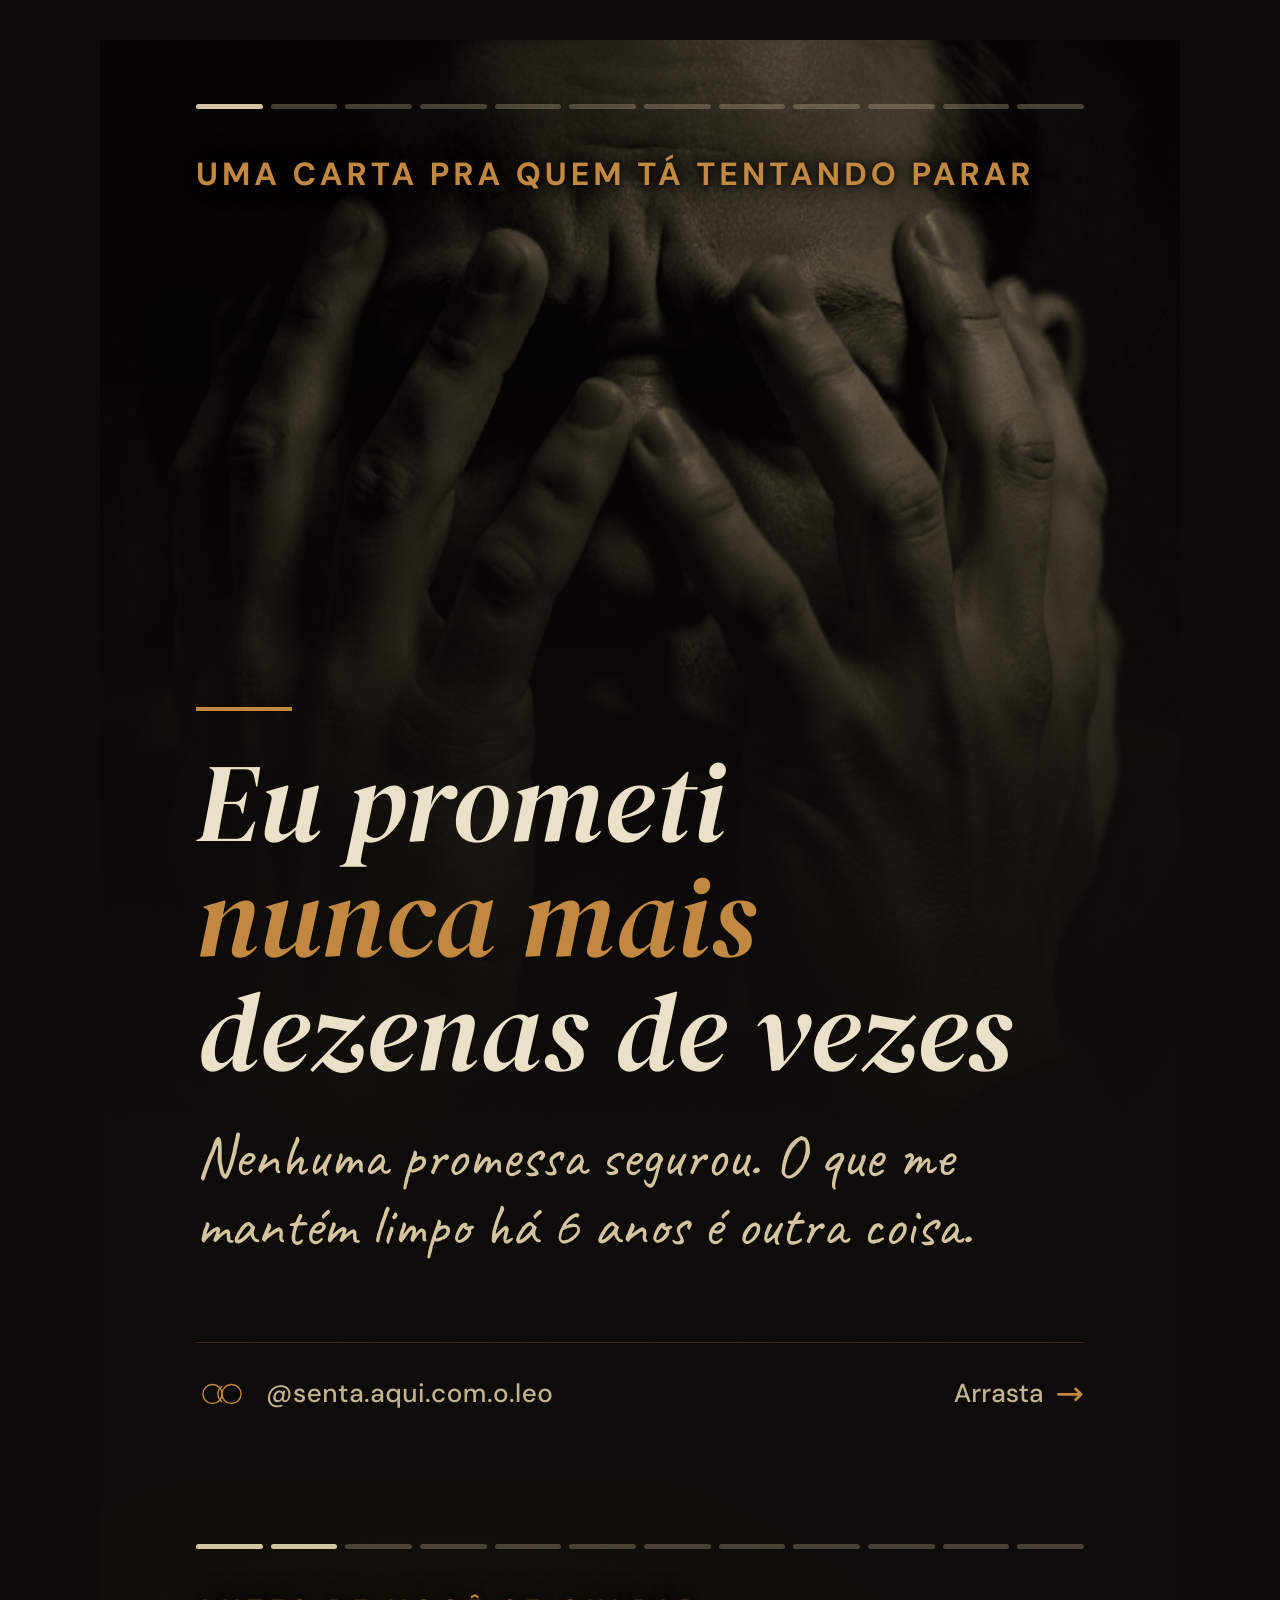
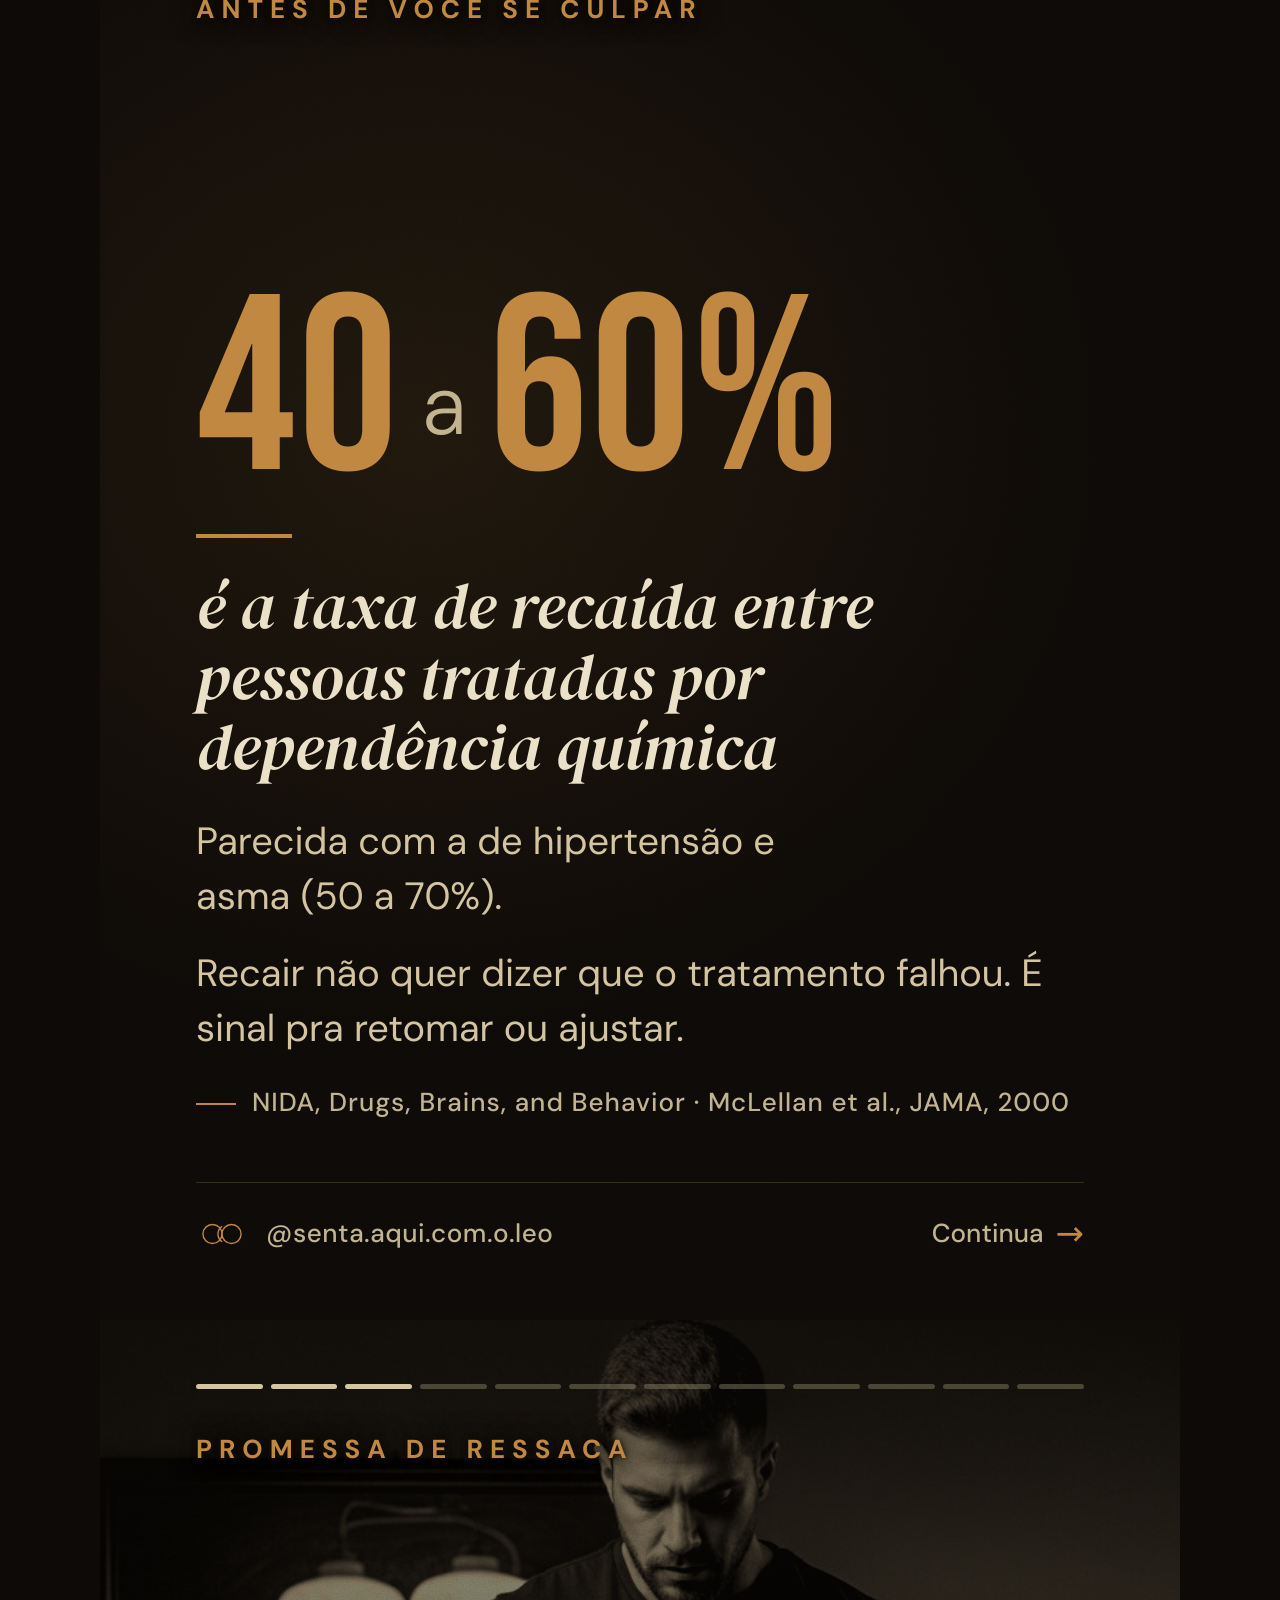
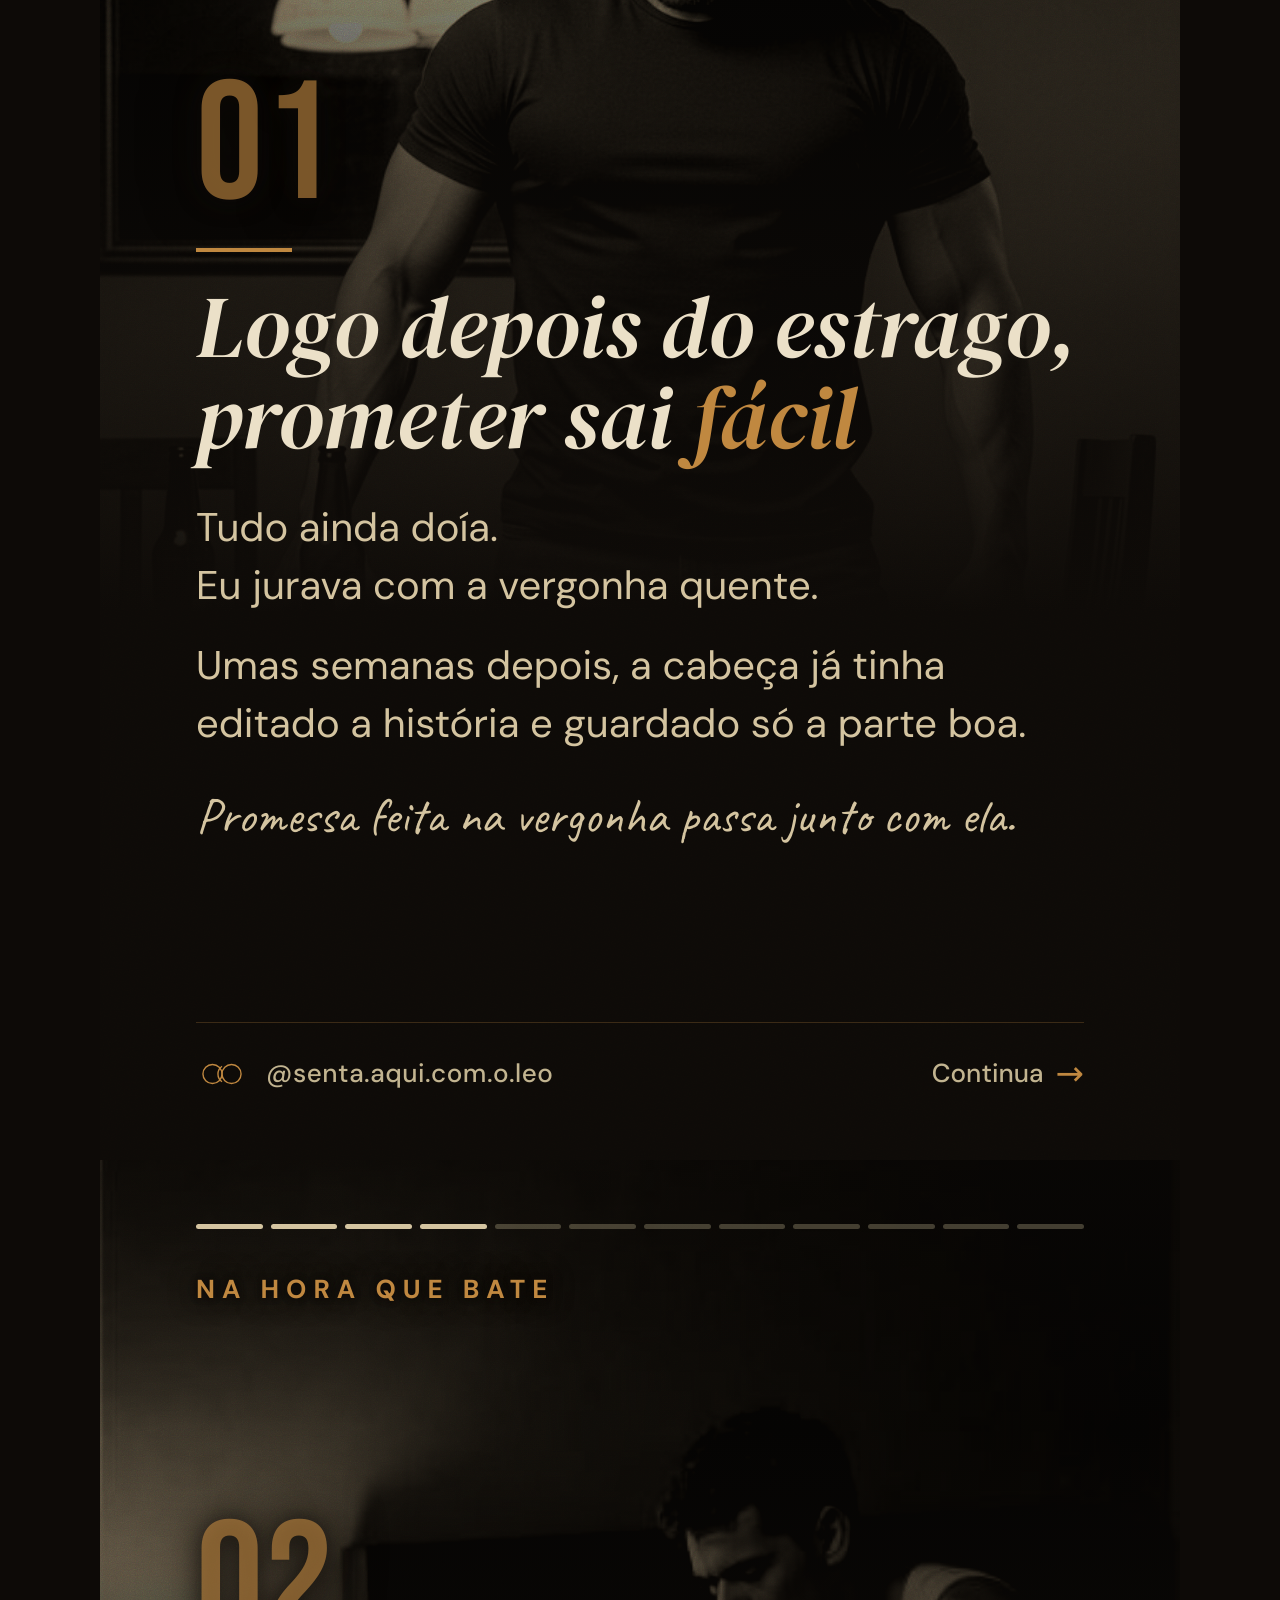
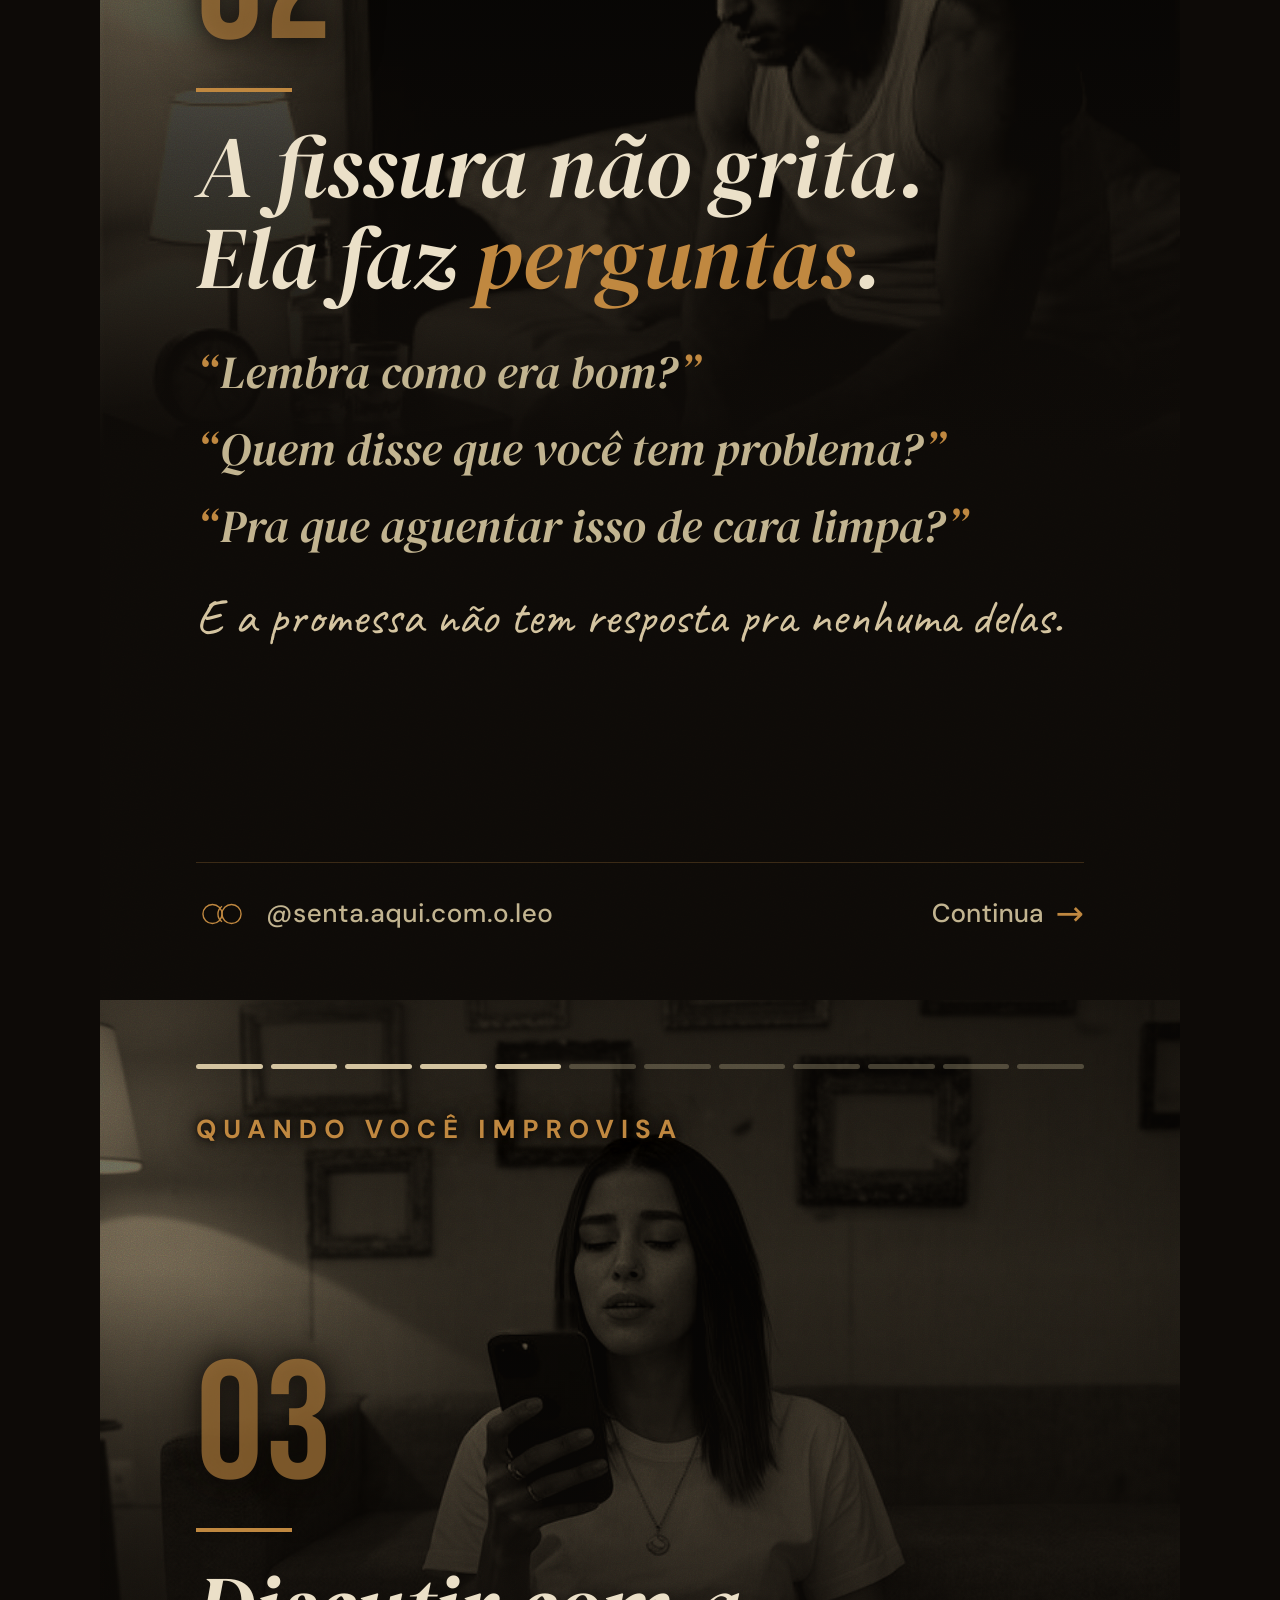
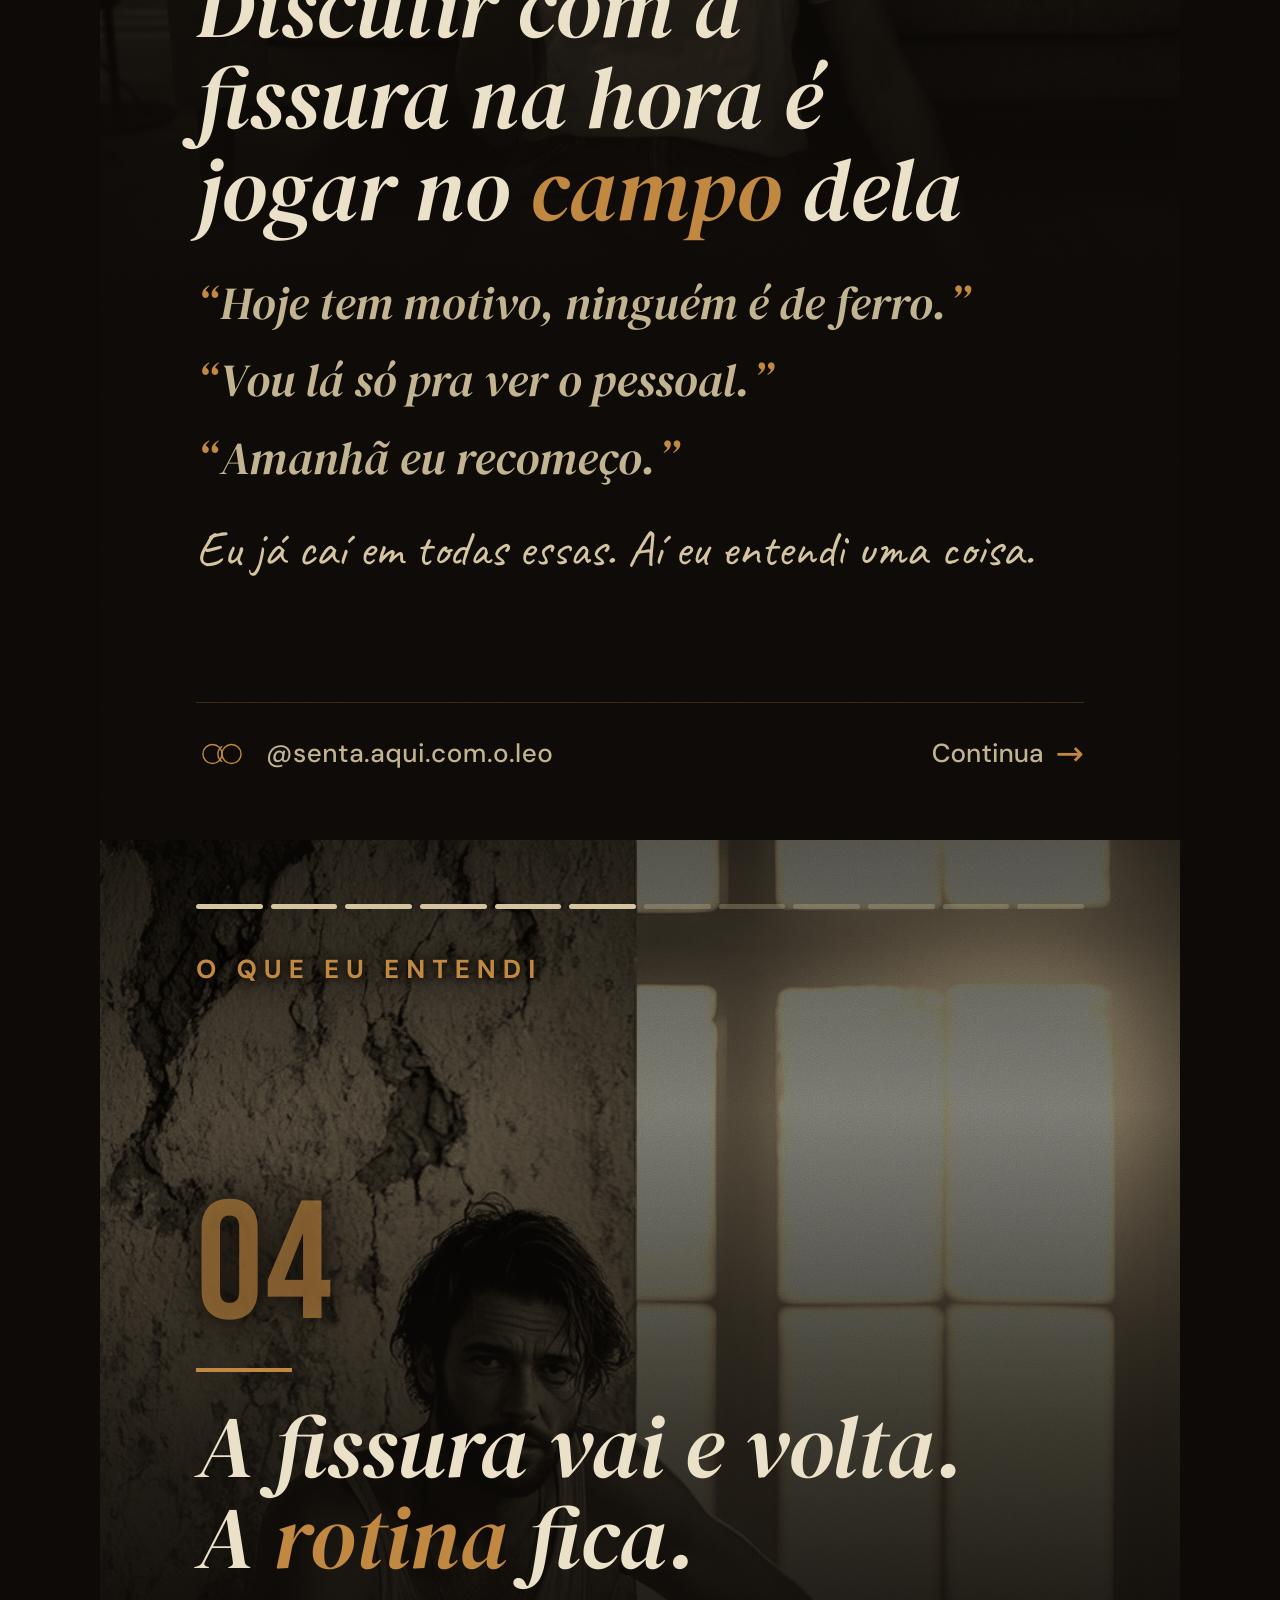
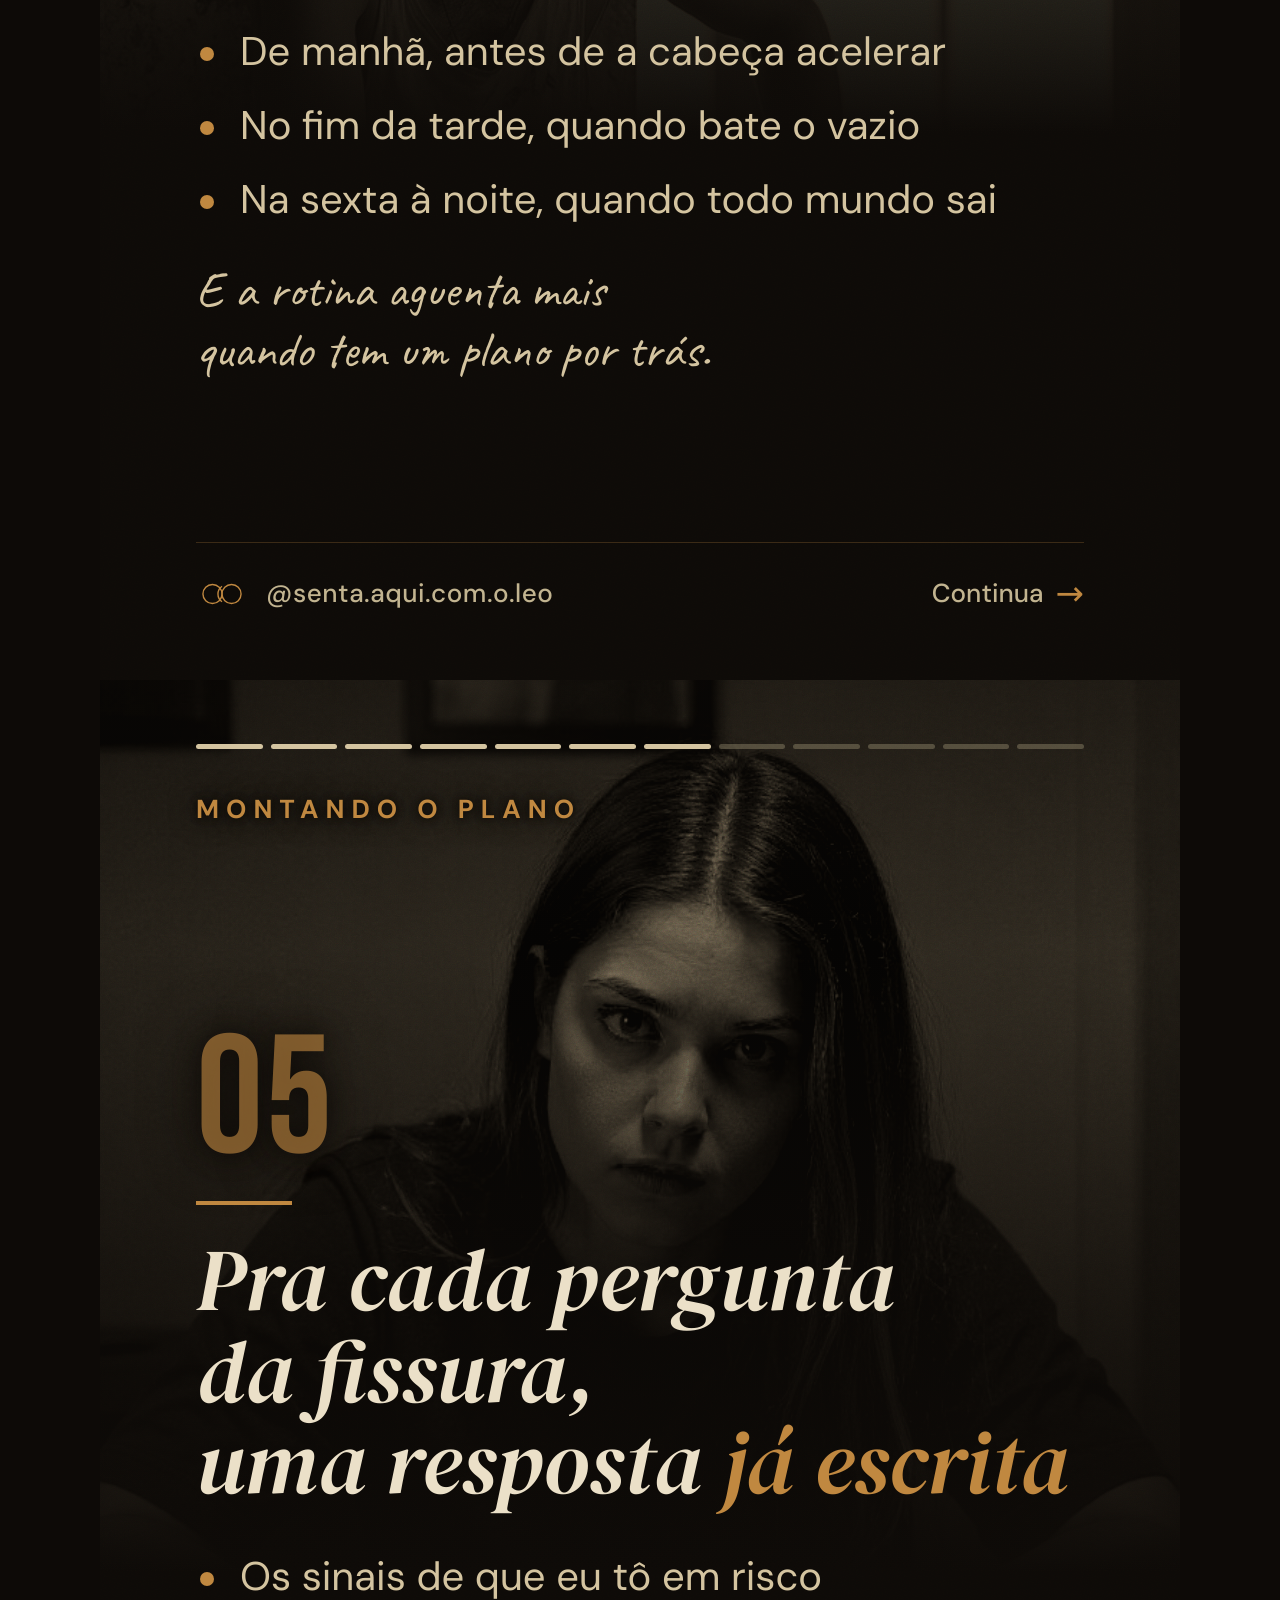
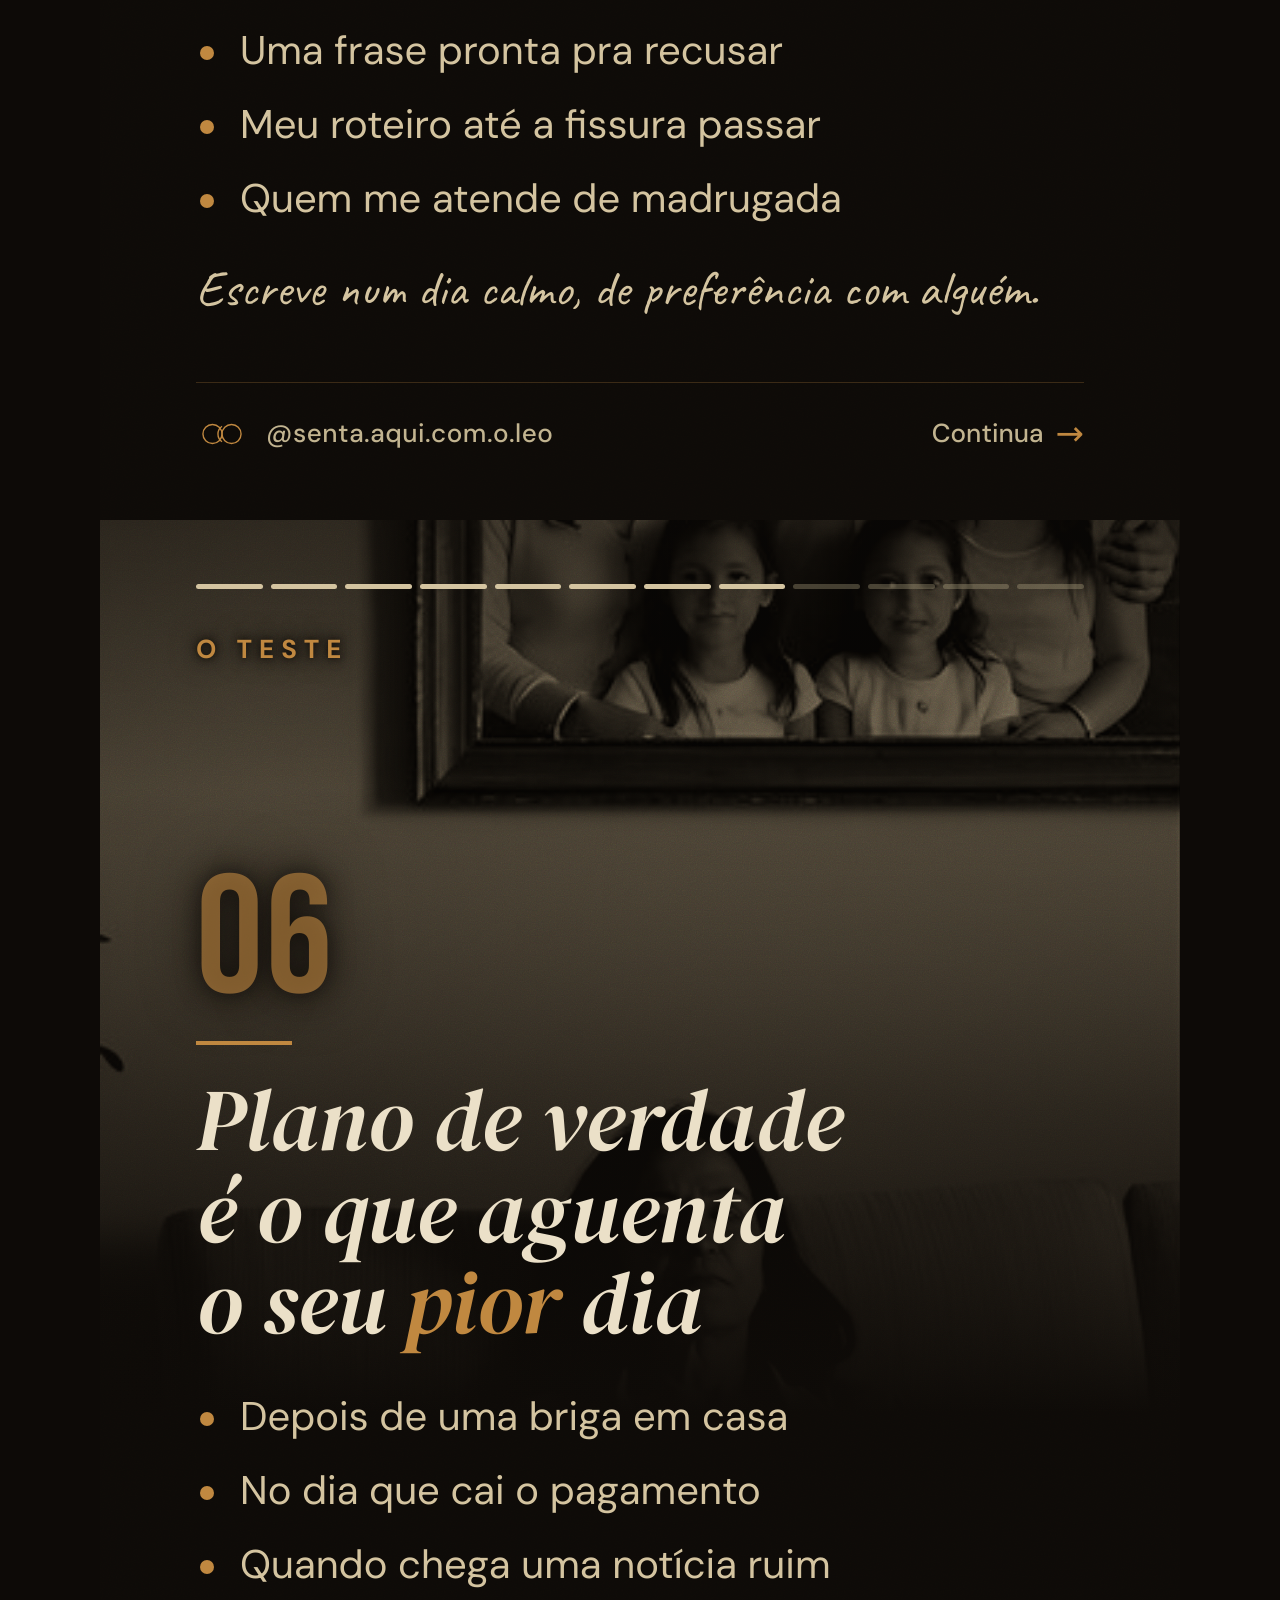
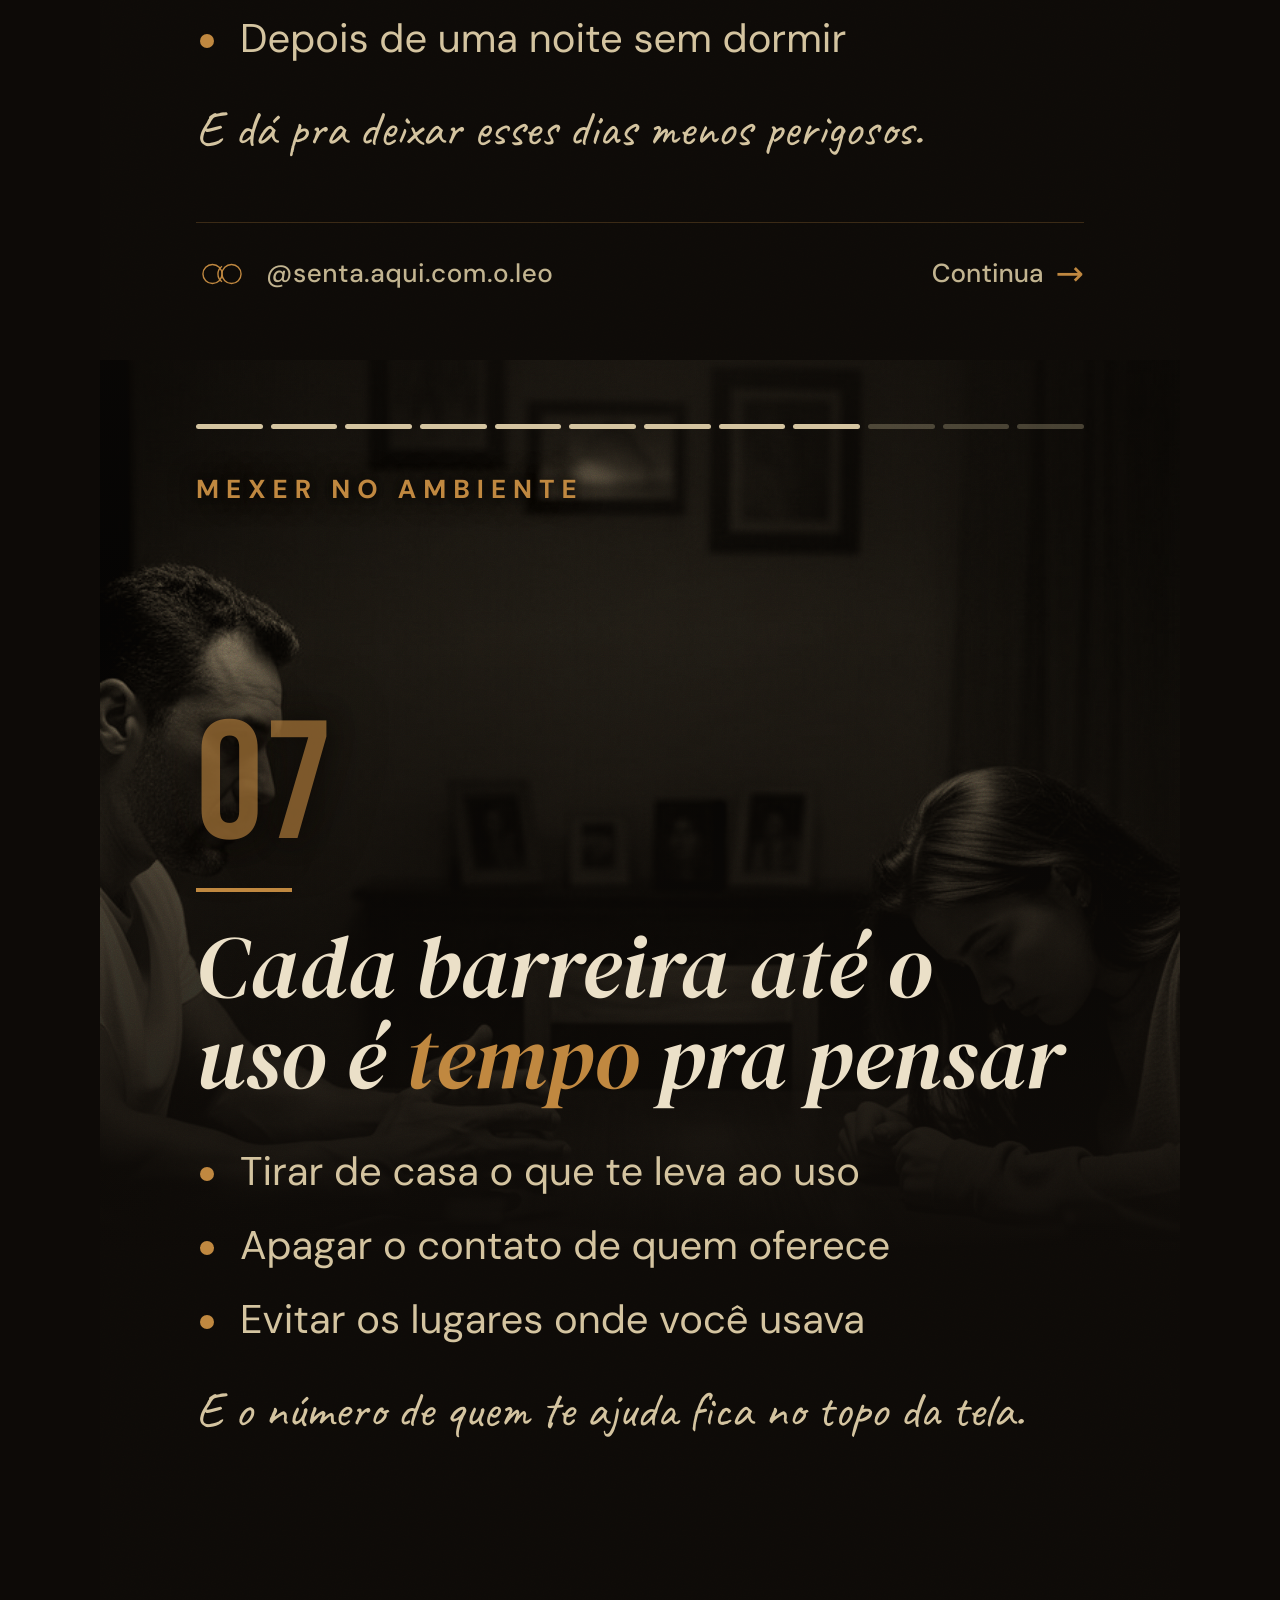
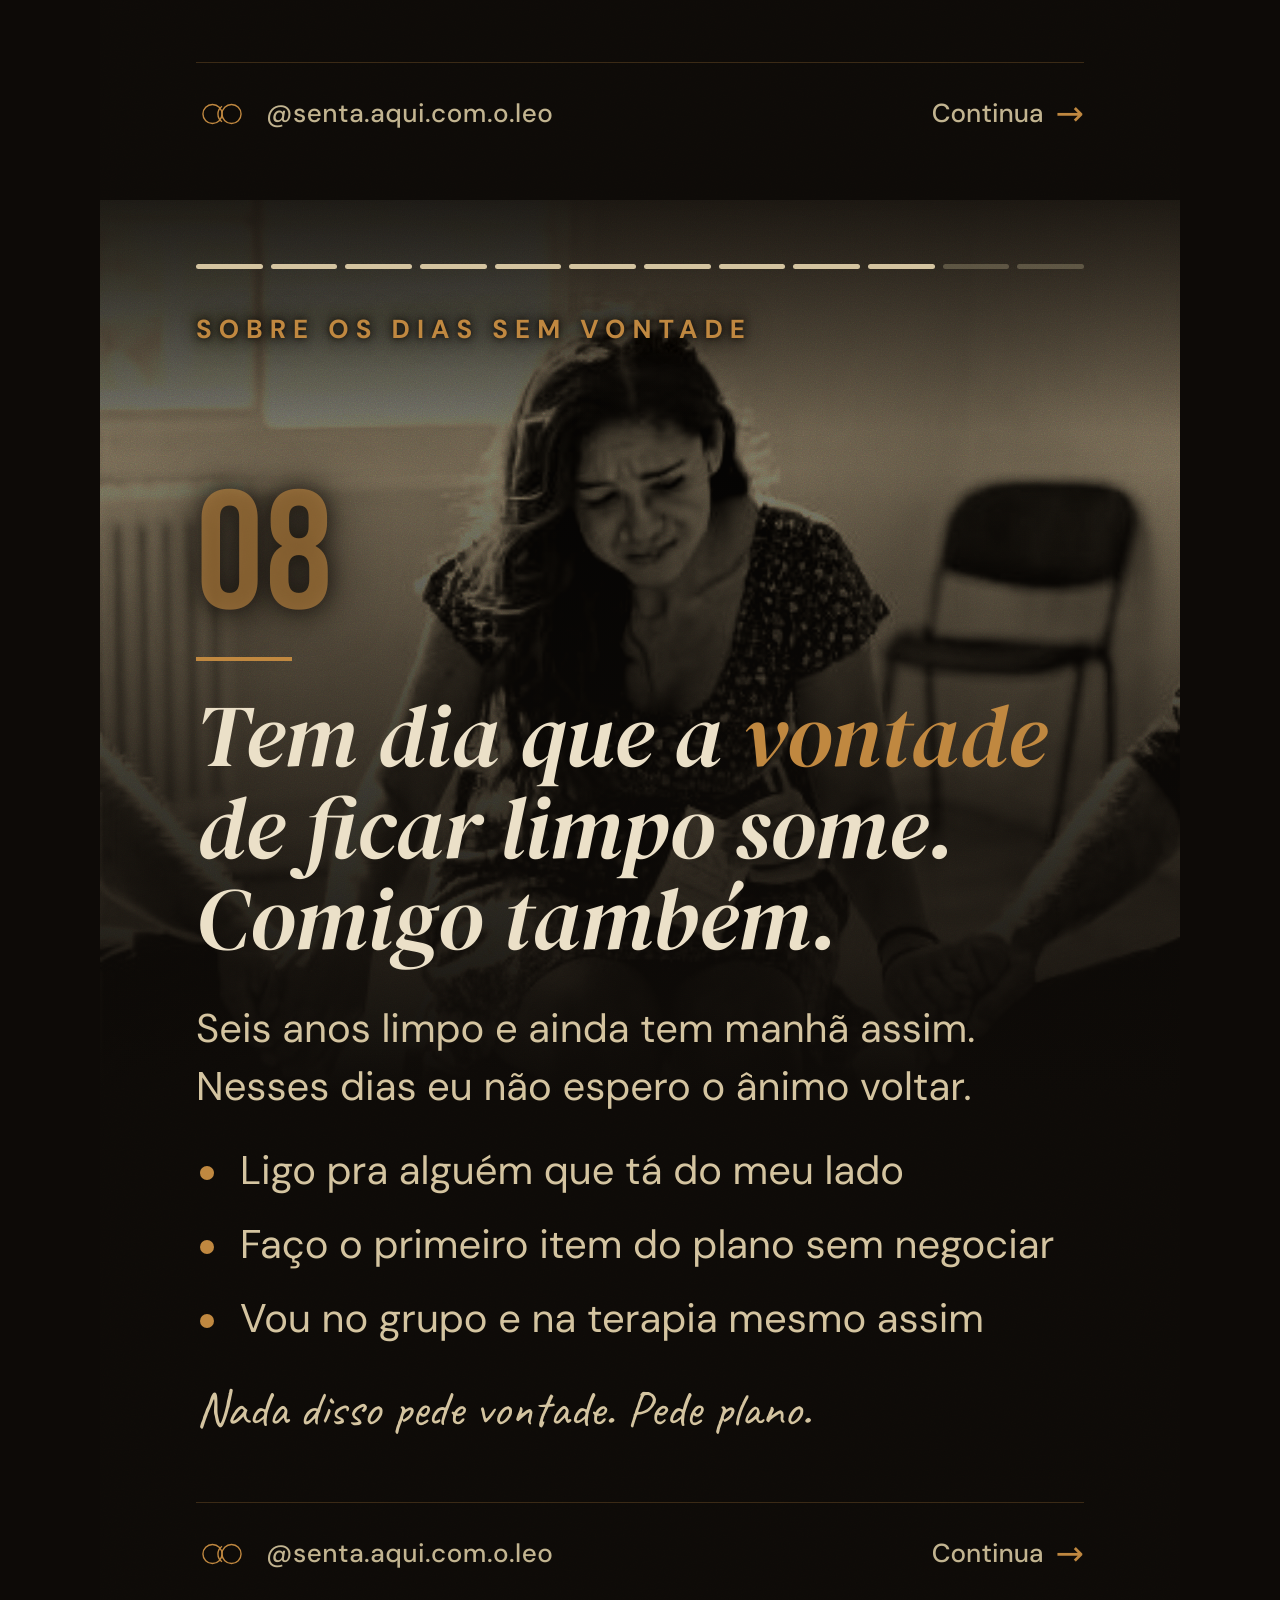
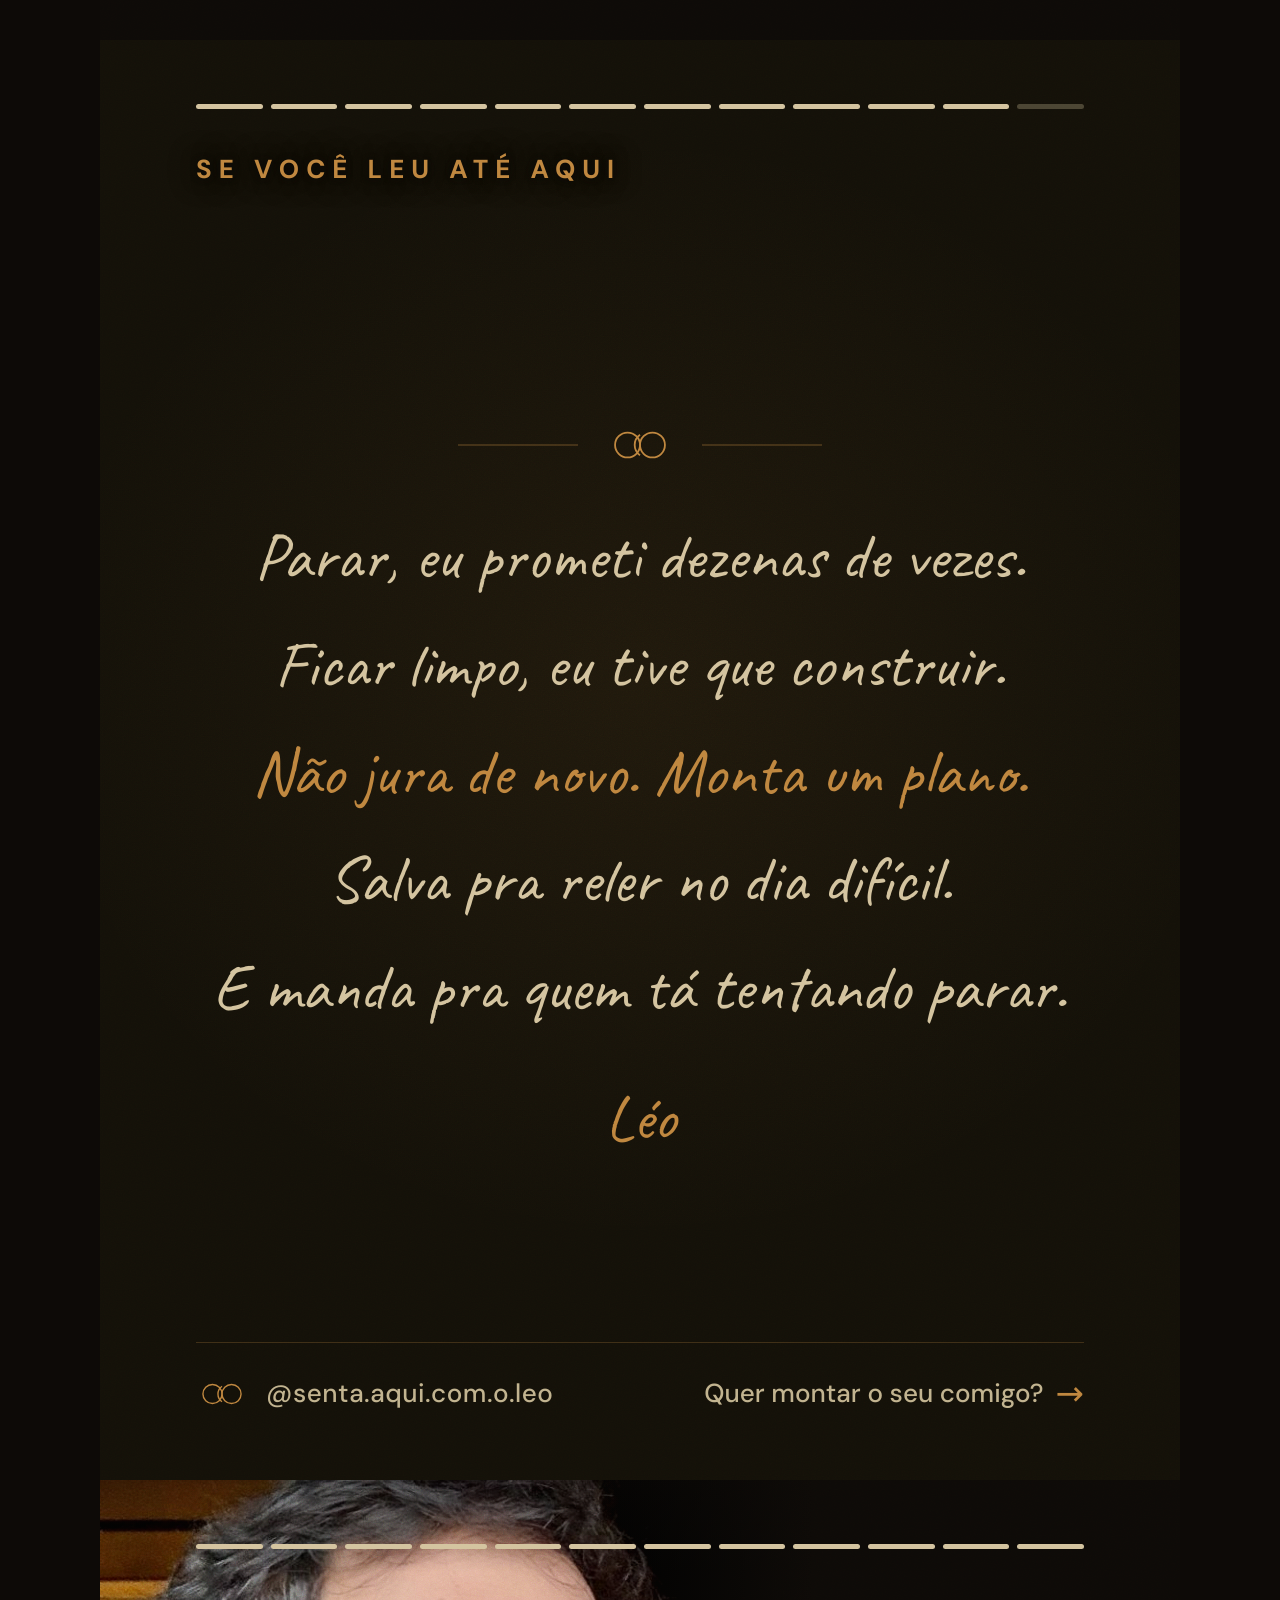
<file: carrossel/carrossel 5 plano nao promessa/fonte/carousel.html>
<!doctype html>
<html lang="pt-BR">
<head>
<meta charset="utf-8">
<title>Carrossel · A Família que Fica</title>
<link rel="stylesheet" href="carousel.css">
</head>
<body>
<div id="deck"></div>
<script>
// ?v=4x5 loads slides-4x5.js and carousel-4x5.css (SocialBee / API version: 10 slides, 1080x1350)
const VARIANT = new URLSearchParams(location.search).get('v') || '';
document.write(`<script src="slides${VARIANT ? '-' + VARIANT : ''}.js"><\/script>`);
if (VARIANT) document.write(`<link rel="stylesheet" href="carousel-${VARIANT}.css">`);
</script>
<script>
const RINGS = (size, stroke = '#C08840') =>
  `<svg width="${size * 2}" height="${size}" viewBox="0 0 120 60" aria-hidden="true"><g fill="none" stroke="${stroke}" stroke-width="3.2"><circle cx="38" cy="30" r="22"/><circle cx="82" cy="30" r="22"/><path d="M 60 12 A 22 22 0 0 0 60 48"/></g></svg>`;

const total = SLIDES.length;
const pad = n => String(n).padStart(2, '0');

function footer(i, last, label) {
  const right = last ? '' : `<span class="swipe">${label || (i === 0 ? 'Arrasta' : 'Continua')}</span>`;
  return `<div class="footer"><div class="id">${RINGS(26)}<span class="handle">${META.handle}</span></div>${right}</div>`;
}
function topbar(s, i) {
  const segs = Array.from({ length: total }, (_, k) => `<i class="${k <= i ? 'on' : ''}"></i>`).join('');
  return `<div class="progress" aria-hidden="true">${segs}</div><div class="topbar">${s.eyebrow ? `<span class="eyebrow${s.eyebrowMuted ? ' muted' : ''}">${s.eyebrow}</span>` : ''}</div>`;
}
function bg(s) {
  if (!s.bg) return '';
  const pos = s.bgPos ? ` style="object-position:${s.bgPos}"` : '';
  return `<div class="bg"><img src="img/${s.bg}"${pos} alt=""></div>`;
}

const render = {
  cover: (s, i) => `${bg(s)}<div class="grain"></div><div class="content">${topbar(s, i)}
    <div class="stack"><hr class="rule"><h1>${s.title}</h1>${s.sub ? `<div class="sub">${s.sub}</div>` : ''}</div></div>${footer(i)}`,
  item: (s, i) => `${bg(s)}<div class="grain"></div><div class="content">${topbar(s, i)}
    <div class="stack">${s.num ? `<div class="num">${s.num}</div><hr class="rule">` : ''}<h2>${s.title}</h2>${(s.body || []).map(p => `<p>${p}</p>`).join('')}${s.list ? `<ul class="${s.listStyle || 'dot'}">${s.list.map(x => `<li>${x}</li>`).join('')}</ul>` : ''}${s.after ? `<p>${s.after}</p>` : ''}${s.note ? `<div class="note">${s.note}</div>` : ''}</div></div>${footer(i)}`,
  stat: (s, i) => `${bg(s)}<div class="grain"></div><div class="content">${topbar(s, i)}
    <div class="stack"><div class="value">${s.statValue}</div><hr class="rule" style="margin-top:34px"><div class="label">${s.statLabel}</div>${(s.body || []).map(p => `<p>${p}</p>`).join('')}${s.source ? `<div class="source">${s.source}</div>` : ''}</div></div>${footer(i)}`,
  turn: (s, i) => `${bg(s)}<div class="grain"></div><div class="content">${topbar(s, i)}
    <div class="stack"><div class="ornament">${RINGS(34)}</div>${s.lines.map(l => `<div class="line${l.accent ? ' accent' : ''}">${l.text}</div>`).join('')}${s.sig ? `<div class="sig">${s.sig}</div>` : ''}</div></div>${footer(i, false, s.swipe)}`,
  leo: (s, i) => `<div class="photo"><img src="img/${s.photo}" alt="Léo"${s.photoPos ? ` style="object-position:${s.photoPos}"` : ''}></div><div class="grain"></div><div class="content">${topbar(s, i)}
    <div class="stack"><div class="hello">${s.hello}</div><h2>${s.title}</h2>
      <div class="offer"><div class="price"><small>R$</small>${s.price}</div><div class="what"><b>${s.offerTitle}</b><span>${s.offerSub}</span></div></div>
      <div class="cta-row"><span class="btn">Comenta <b>${s.keyword}</b></span><span class="hint">${s.hint}</span></div>
      ${s.private ? `<div class="private-line">${s.private}</div>` : ''}
      ${s.crisis ? `<div class="crisis-line">${s.crisis}</div>` : ''}</div></div>
    ${footer(i, true)}`,
};

document.getElementById('deck').innerHTML = SLIDES.map((s, i) =>
  `<section class="slide ${s.type}" id="s${pad(i + 1)}" data-name="${s.name || ''}">${render[s.type](s, i)}</section>`).join('');
</script>
</body>
</html>
</file>
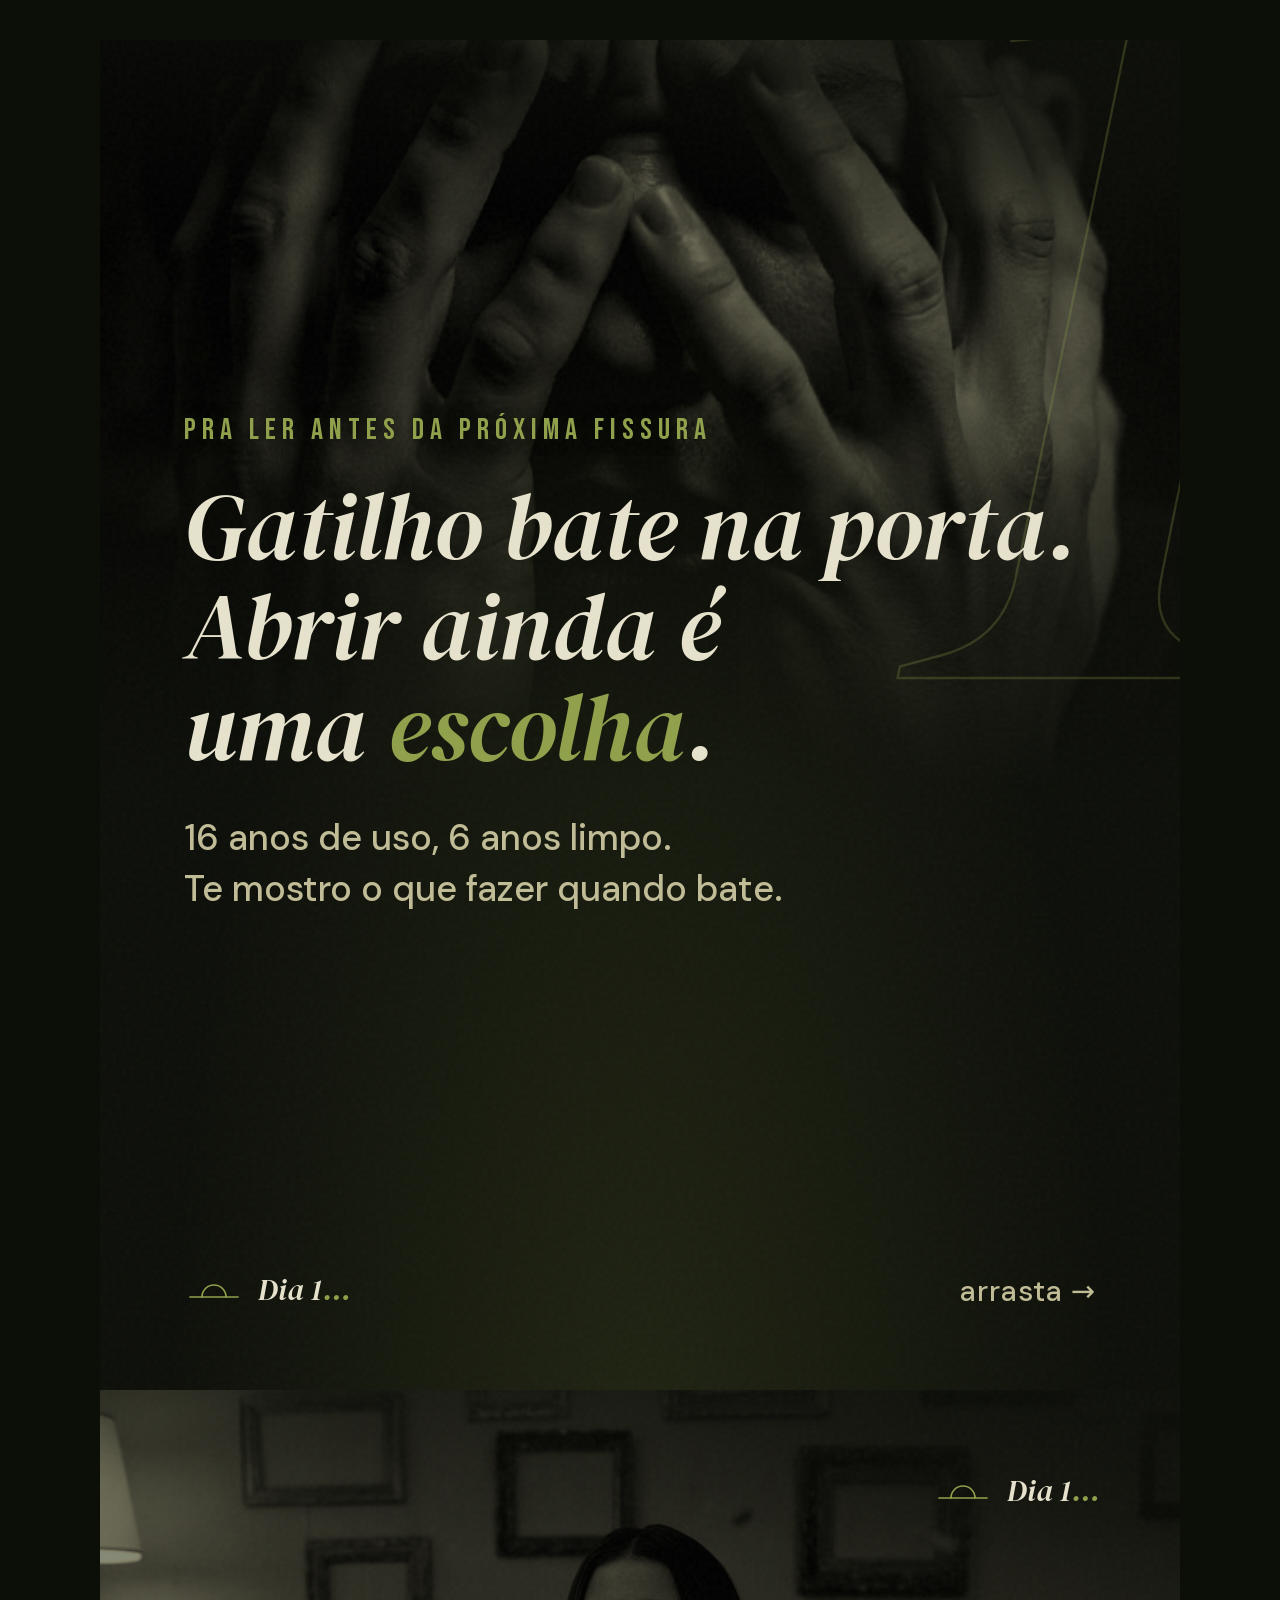
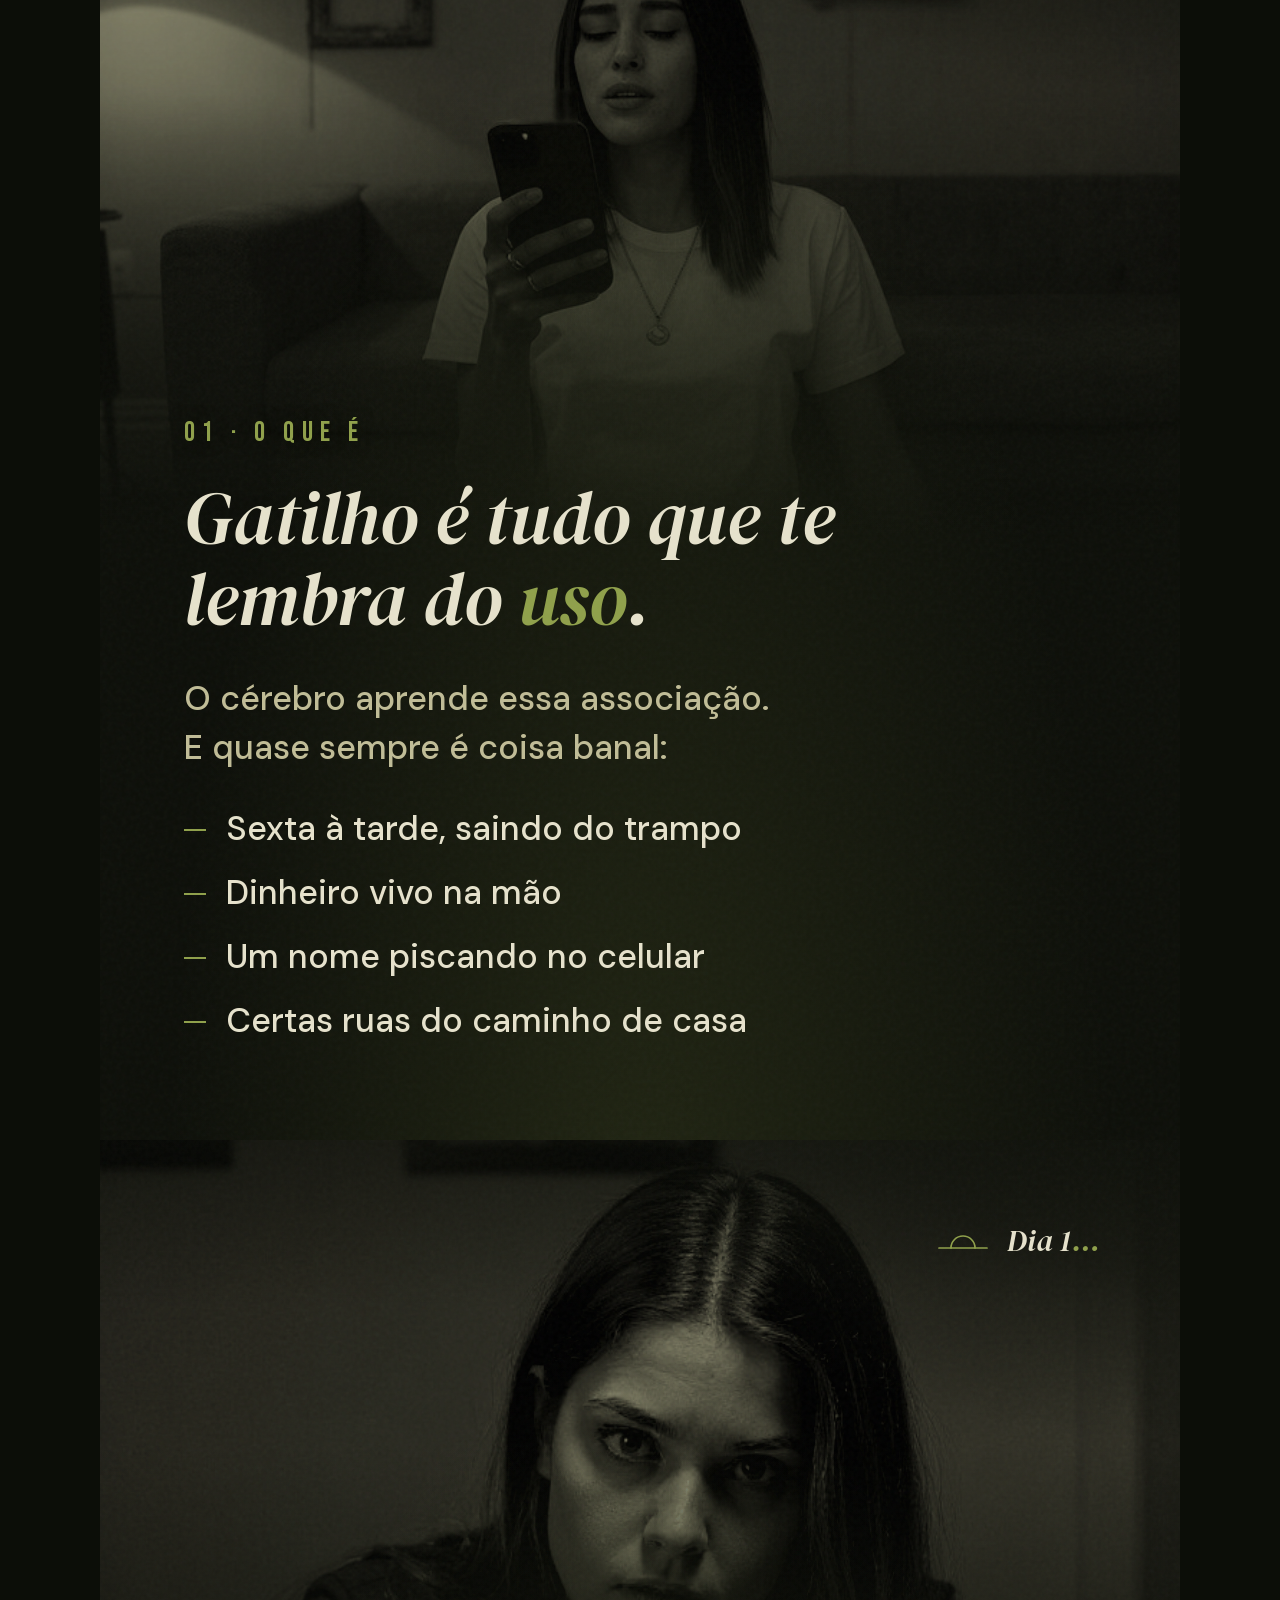
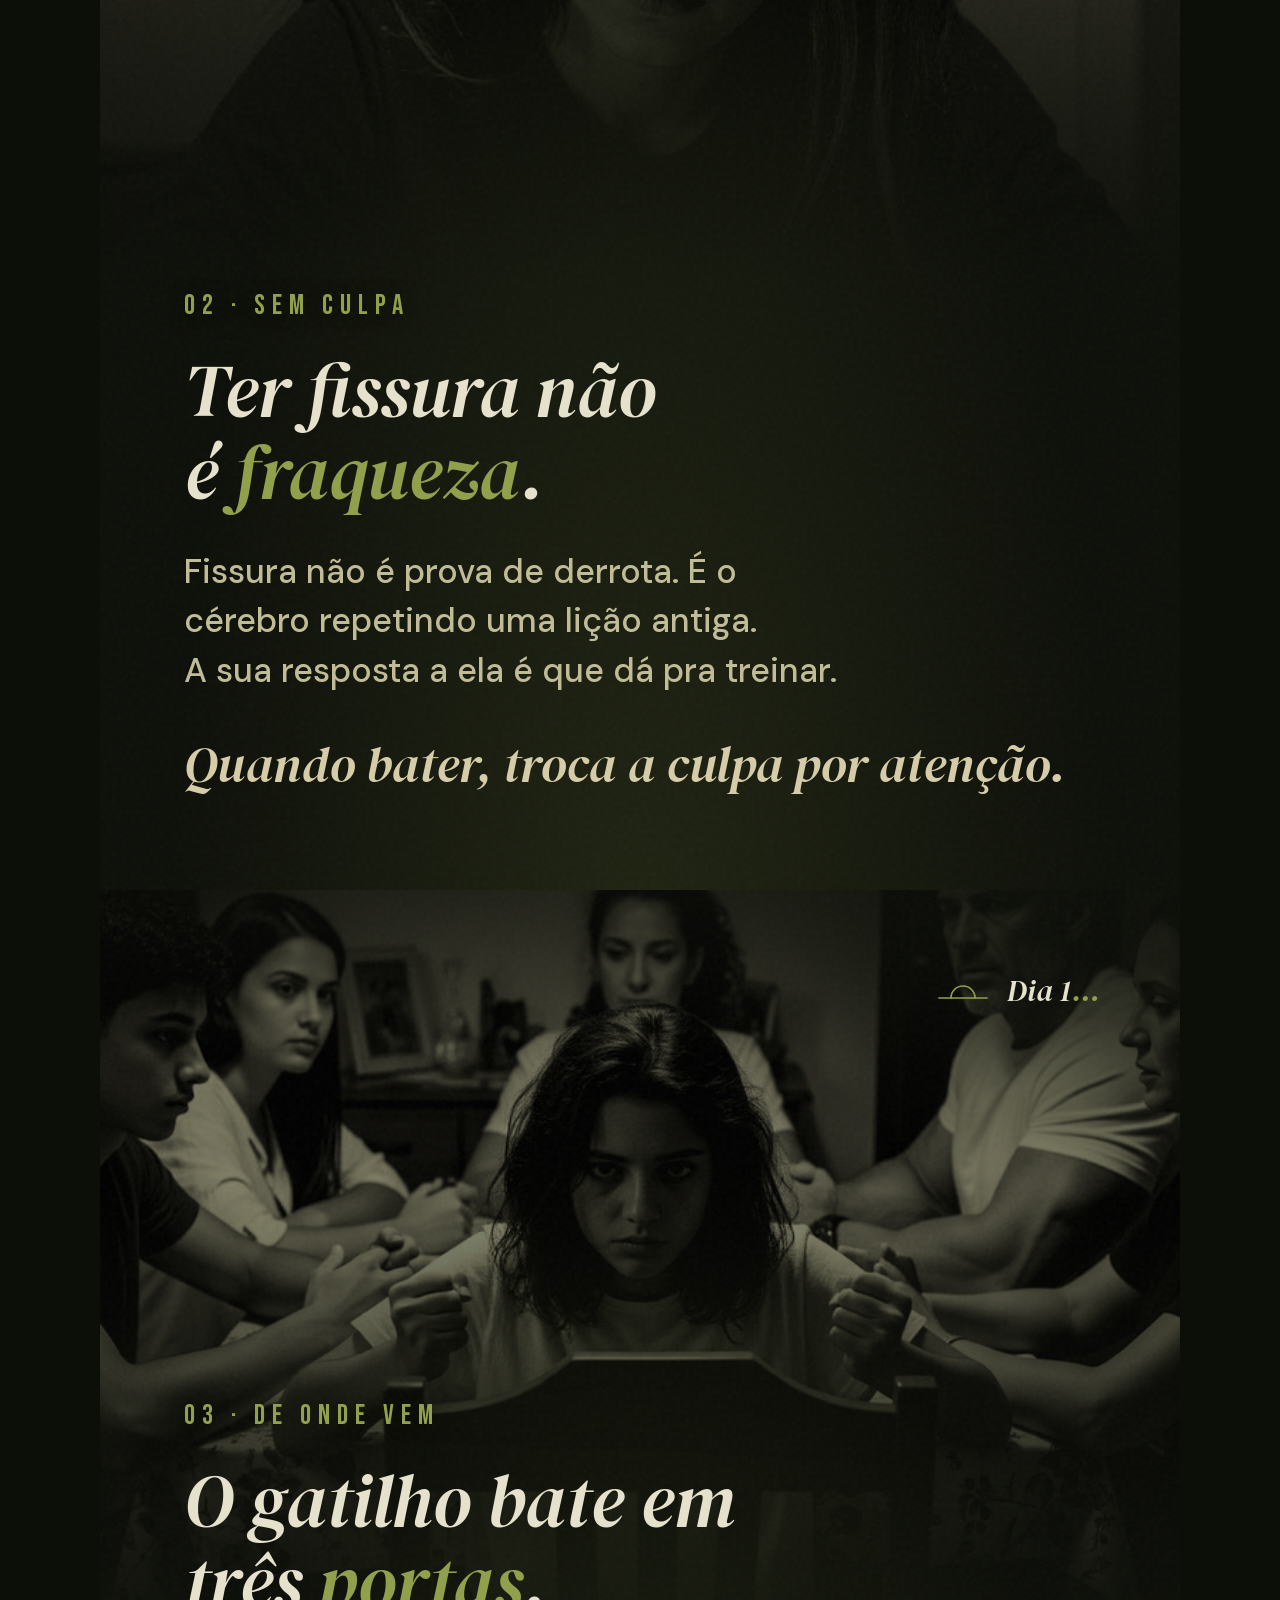
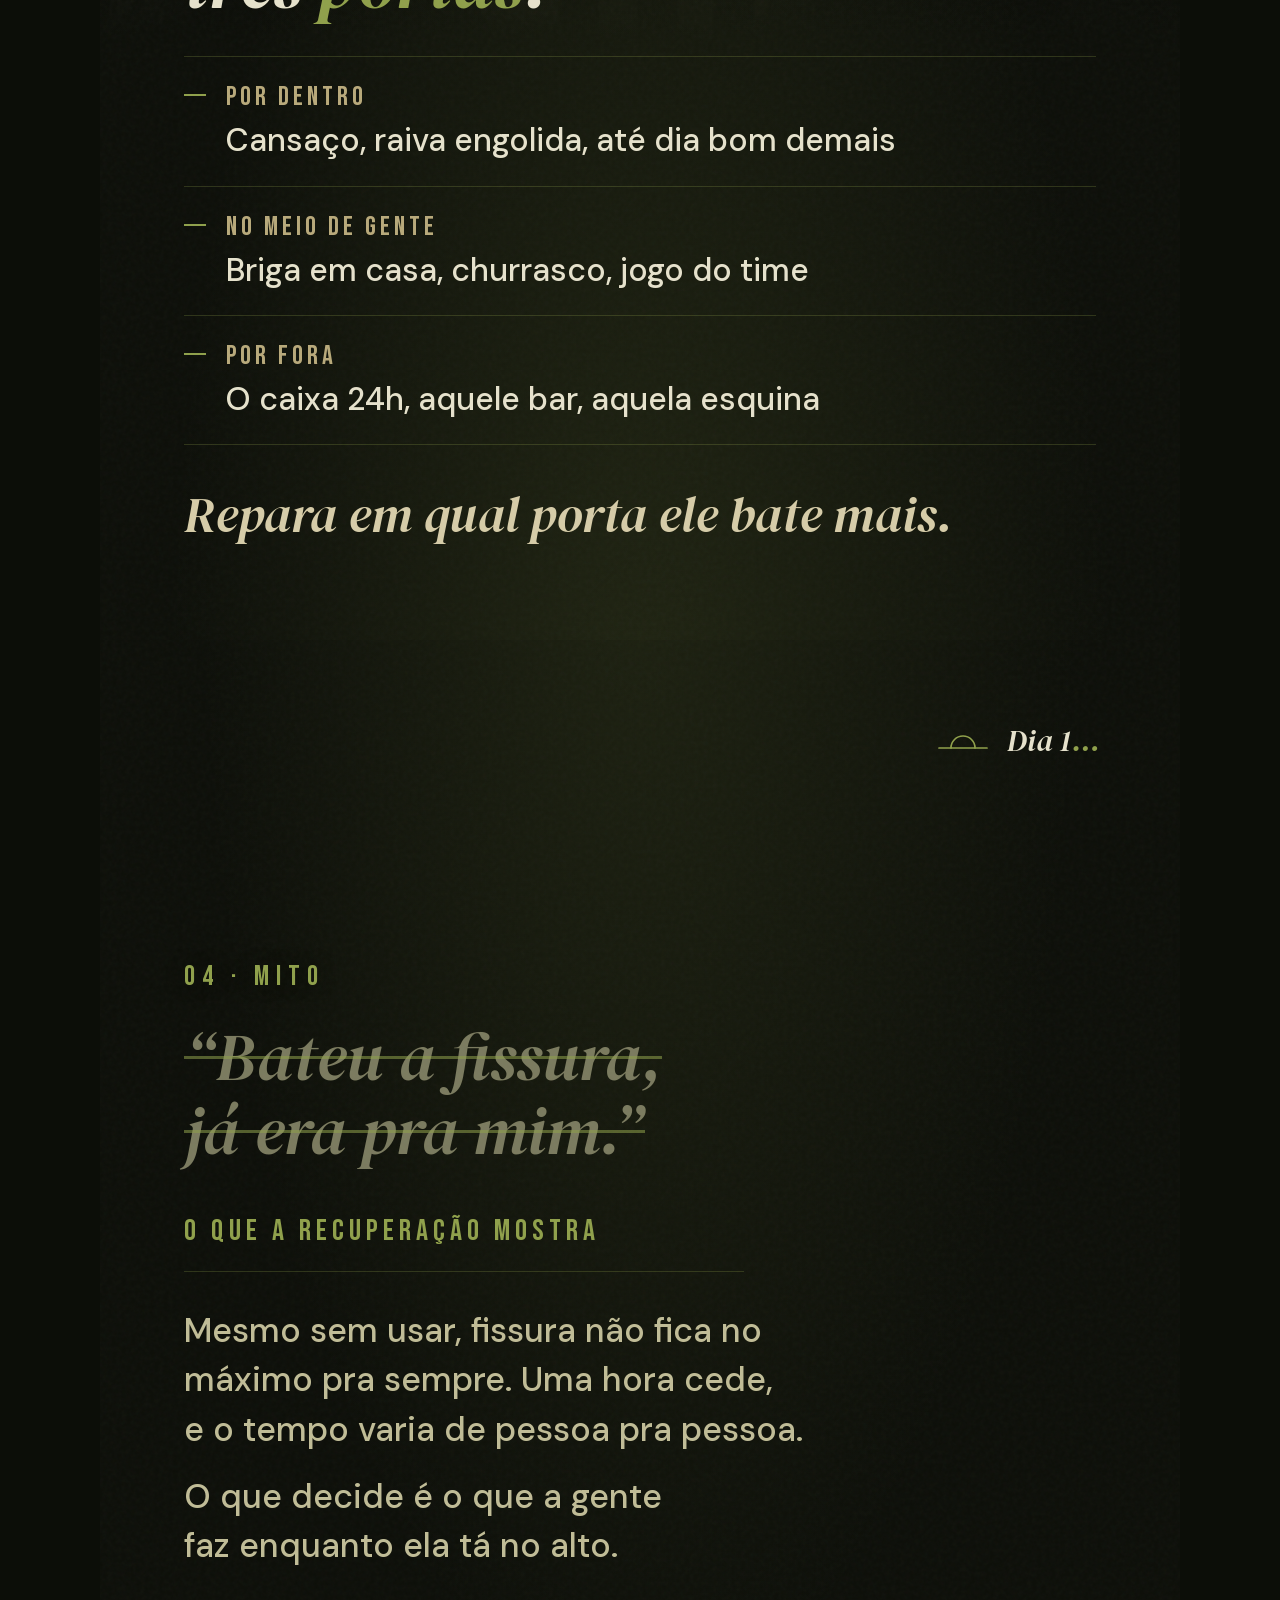
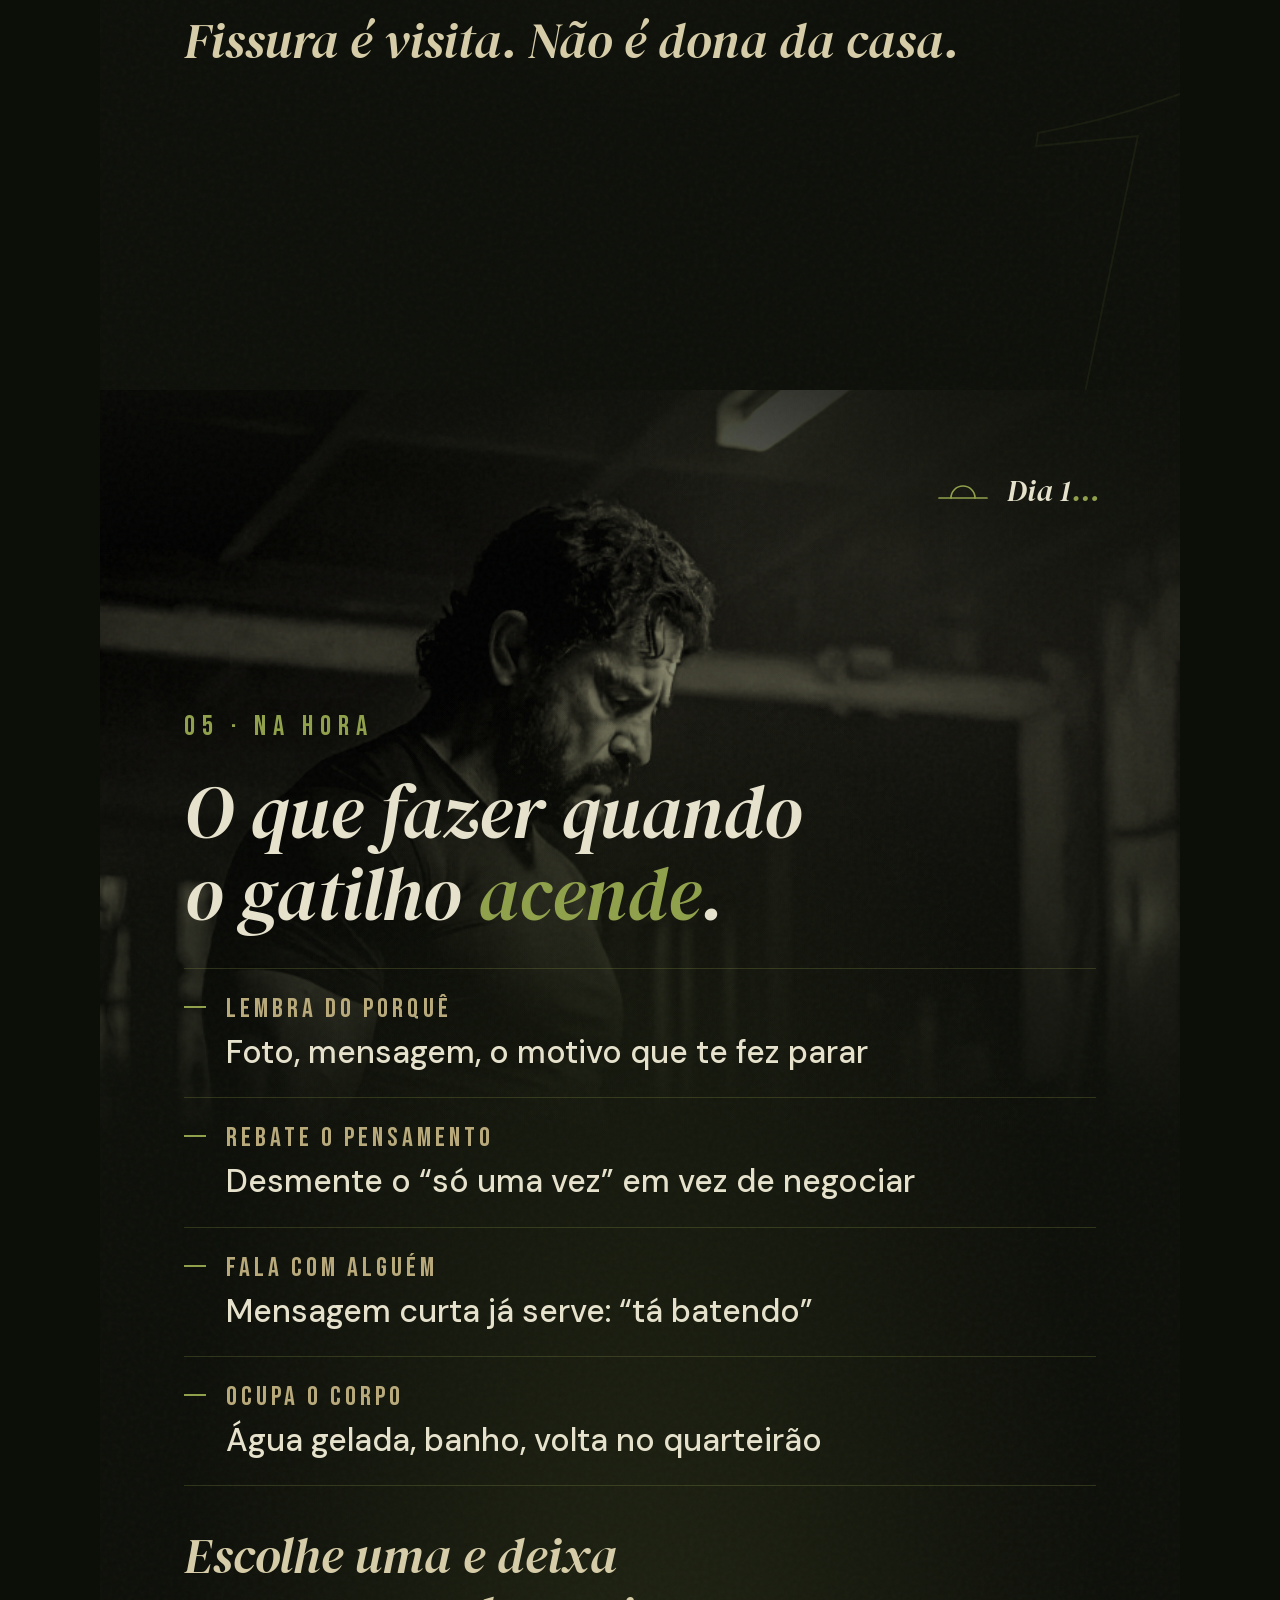
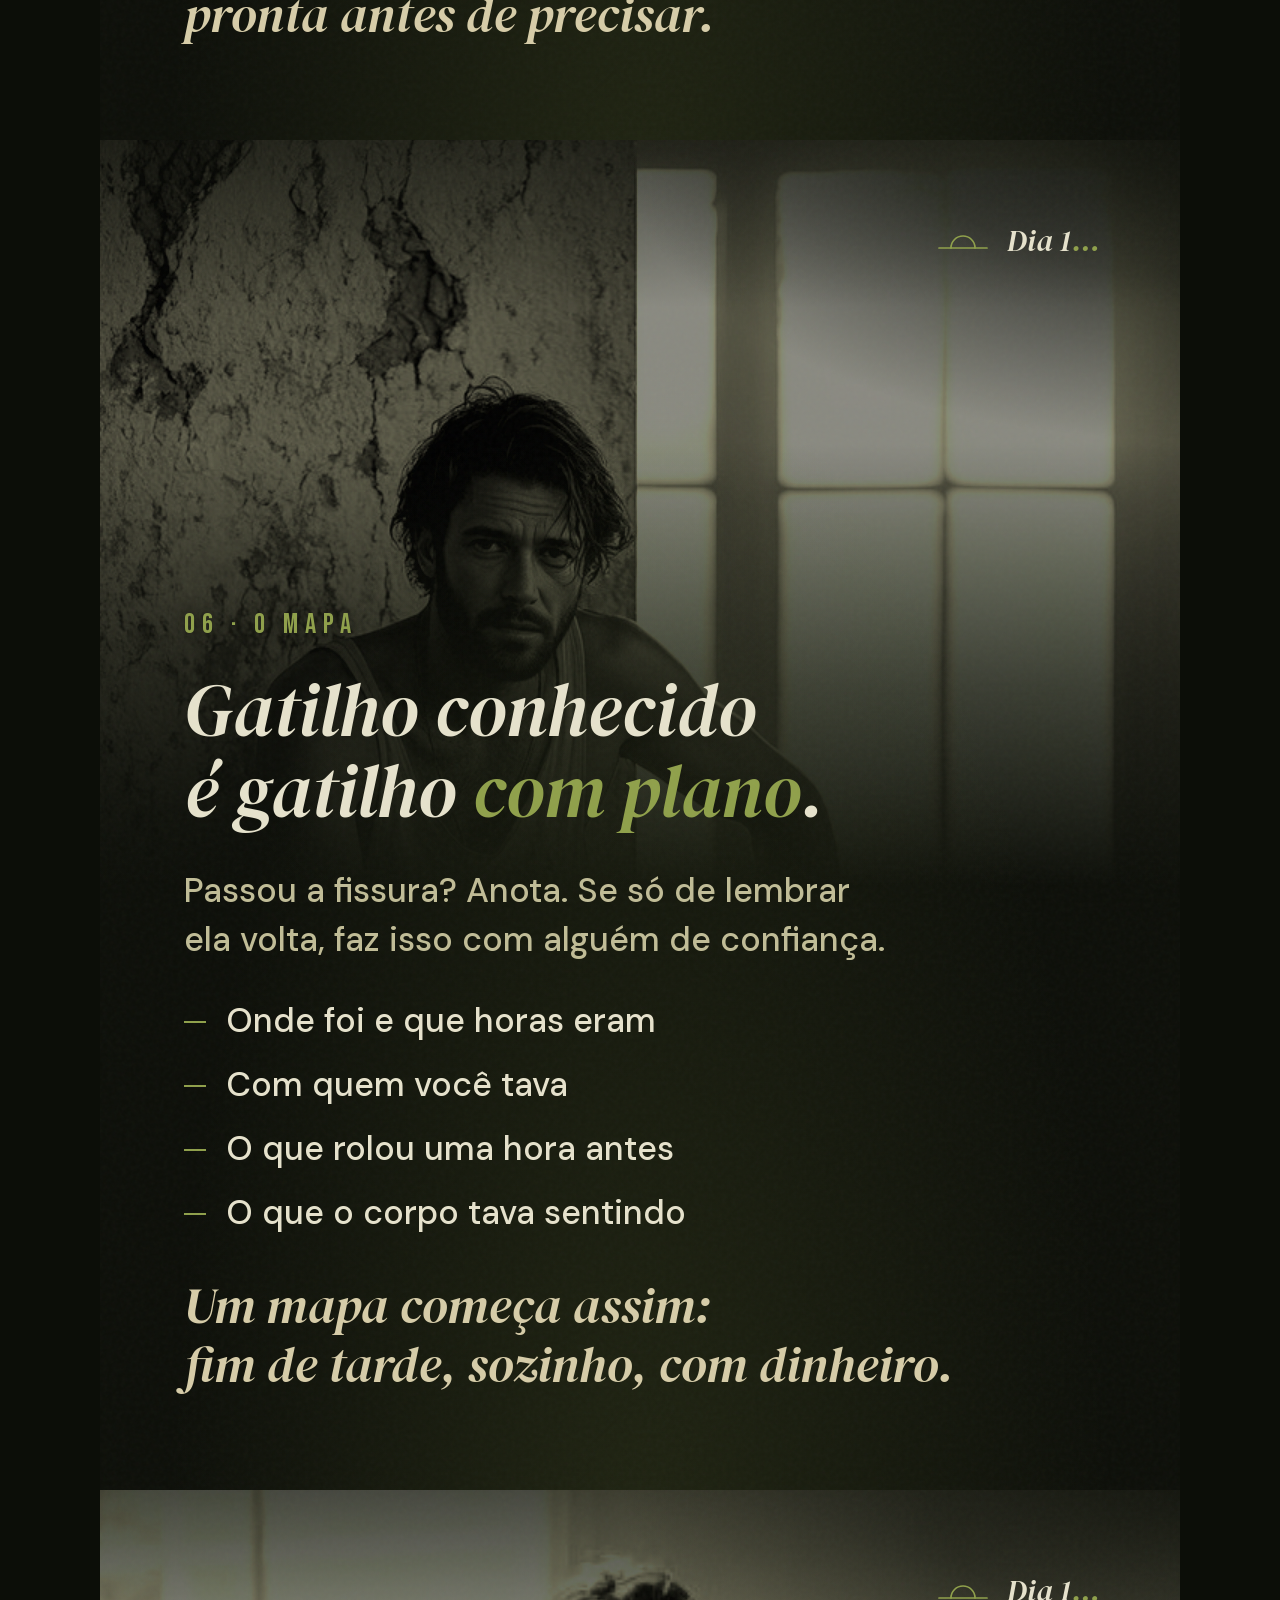
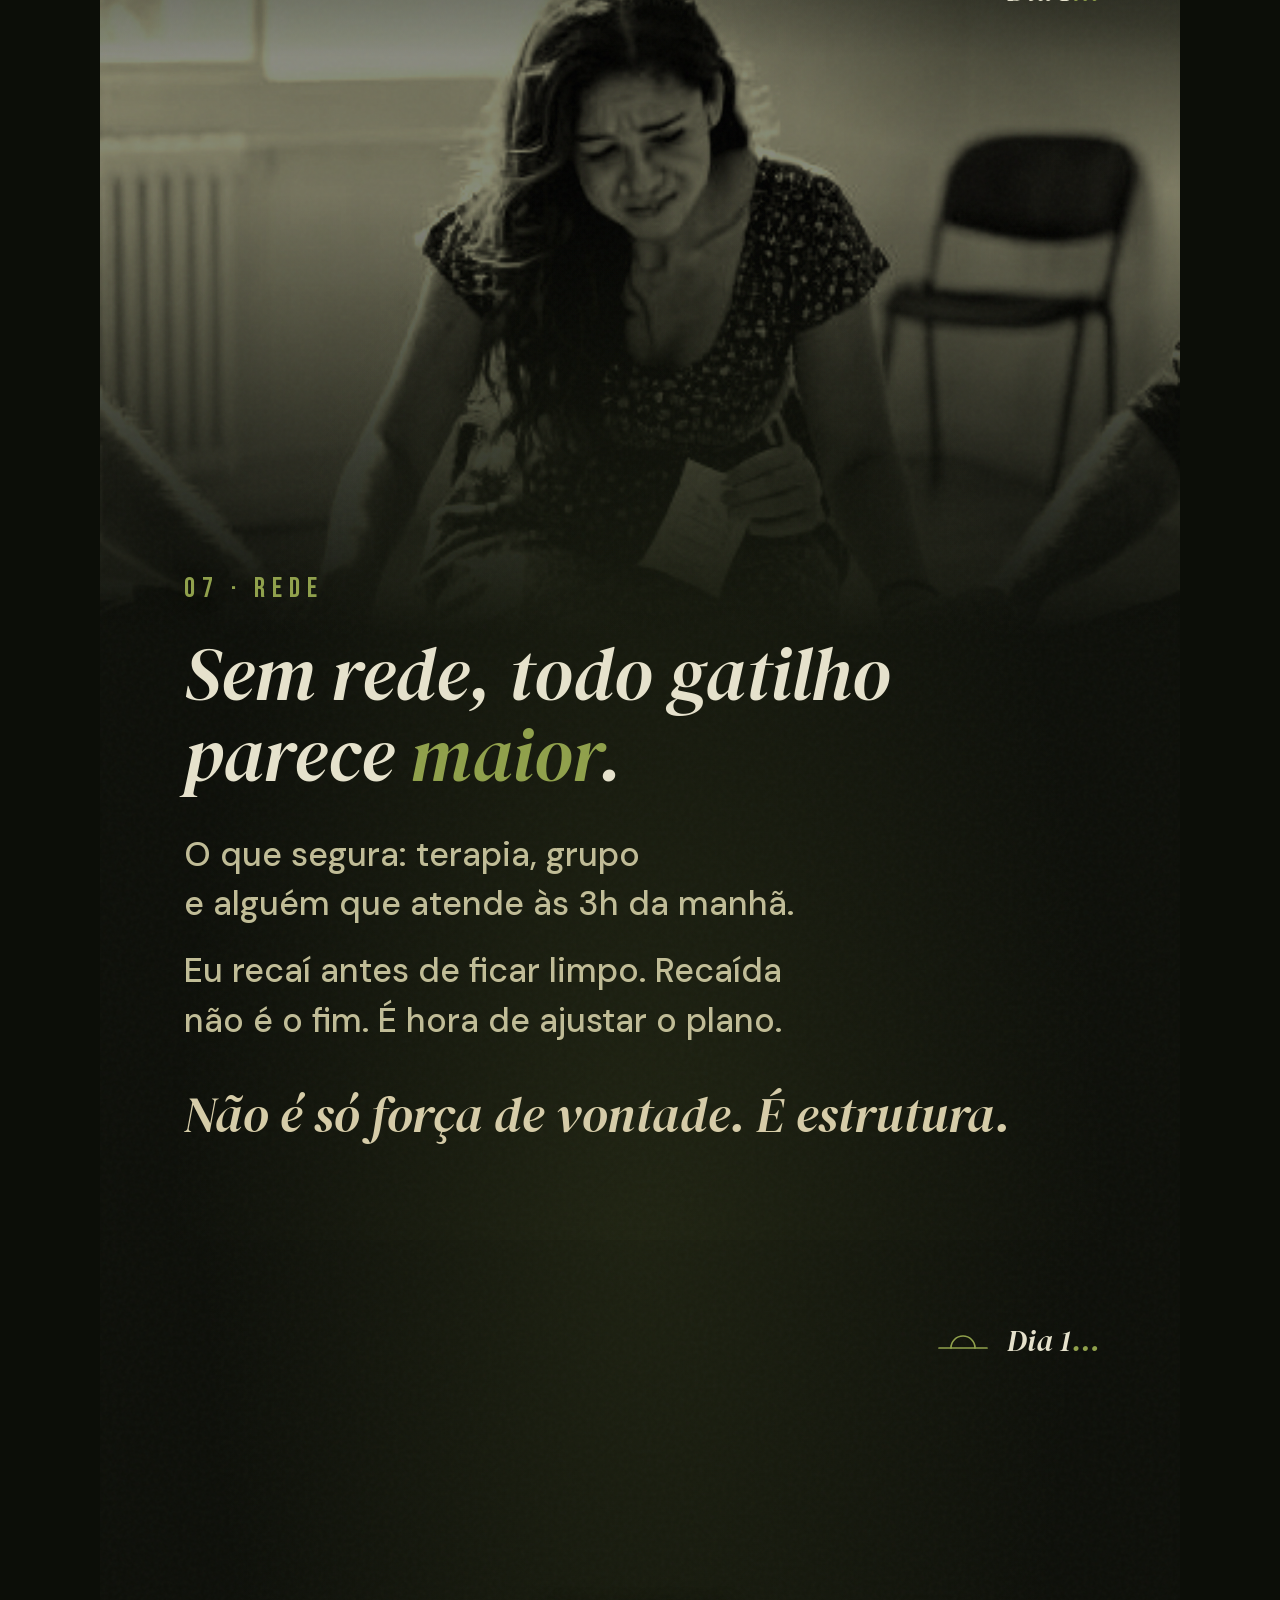
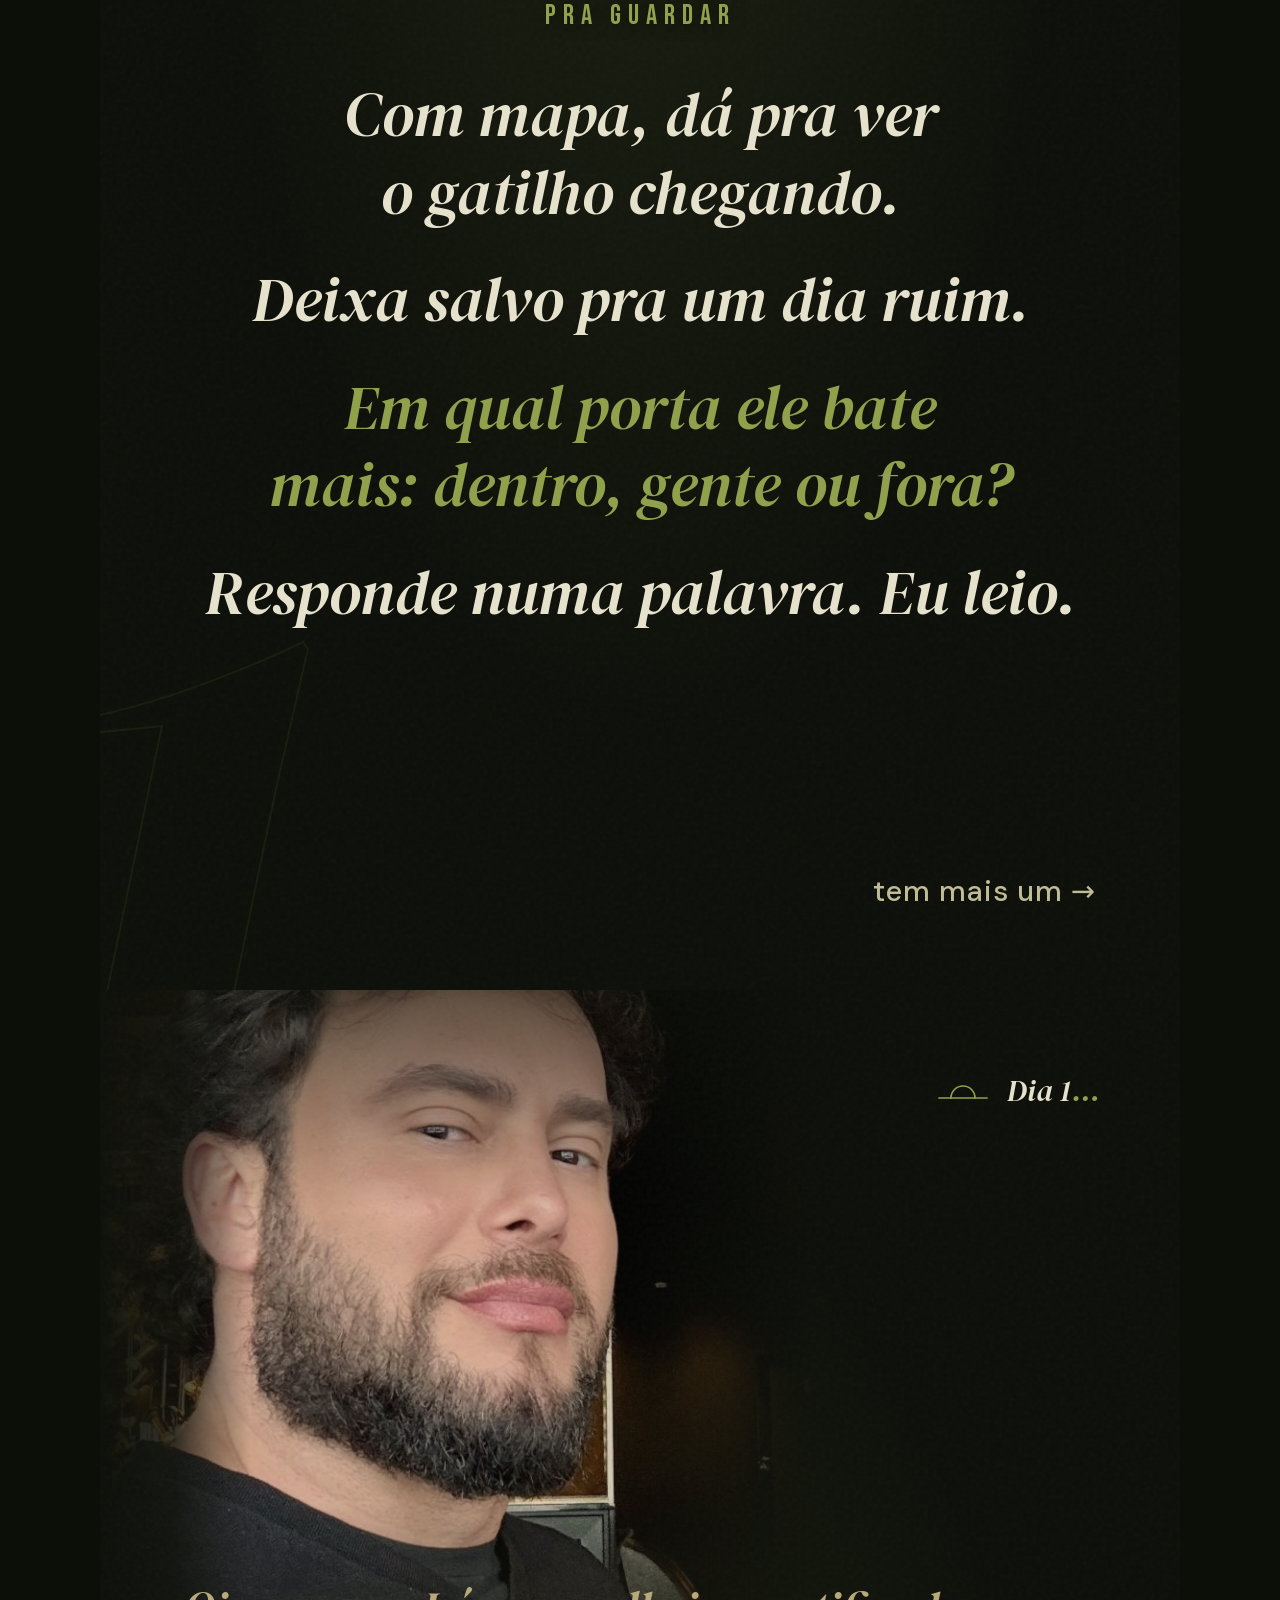
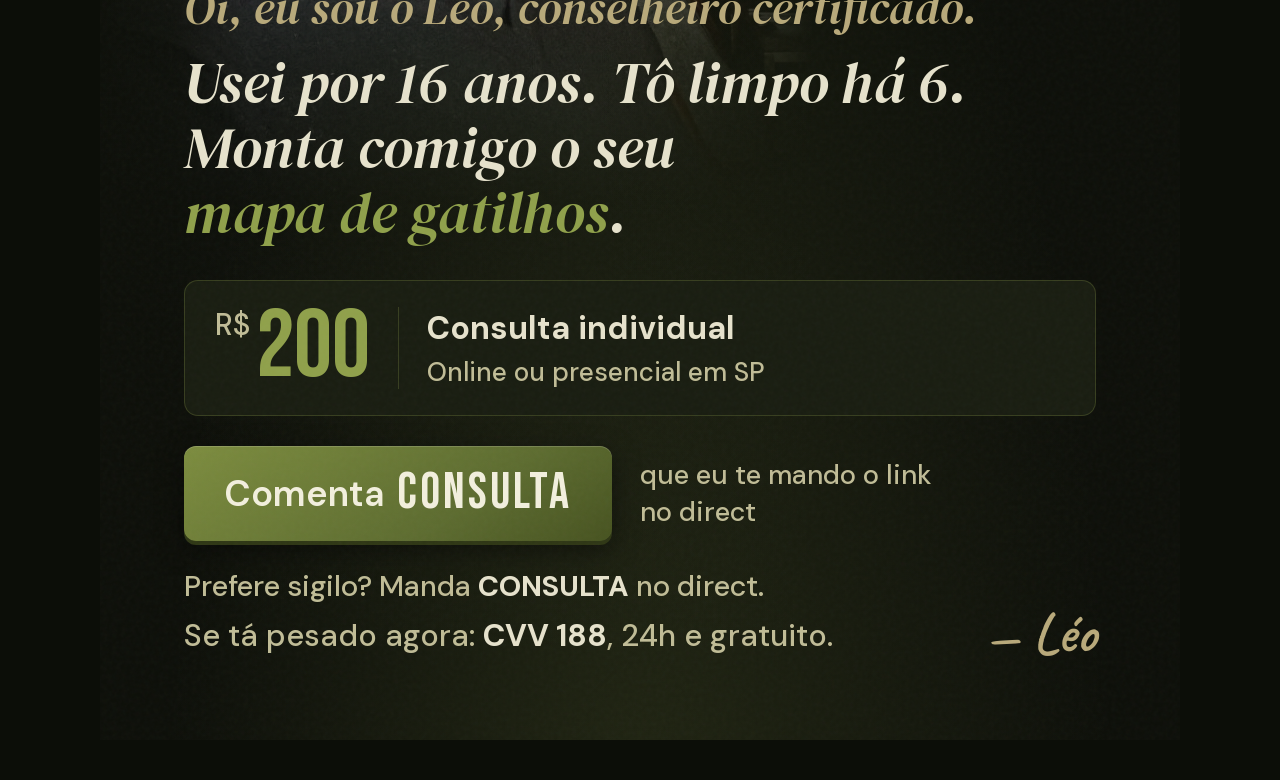
<file: carrossel/carrossel 6 gatilho dia1/fonte/carousel.html>
<!doctype html>
<html lang="pt-BR">
<head>
<meta charset="utf-8">
<title>Carrossel · Dia 1…</title>
<link rel="stylesheet" href="carousel.css">
</head>
<body>
<div id="deck"></div>
<script>
// ?v=1x1 adds carousel-1x1.css (1080x1080), ?v=9x16 adds carousel-9x16.css (1080x1920). slides.js is shared.
const VARIANT = new URLSearchParams(location.search).get('v') || '';
if (VARIANT) document.write(`<link rel="stylesheet" href="carousel-${VARIANT}.css">`);
</script>
<script src="slides.js"></script>
<script>
// 9:16 only: small copy patch for Stories/TikTok (no comment box or swipe in Stories)
if (VARIANT === '9x16') document.write('<script src="slides-9x16.js"><\/script>');
</script>
<script>
const SOL = w => `<svg class="sol" viewBox="0 0 120 60" style="width:${w}px;height:${w / 2}px" aria-hidden="true"><g><line x1="12" y1="44" x2="108" y2="44"/><path d="M 36 44 A 24 24 0 0 1 84 44"/></g></svg>`;
const MARCA = pos => `<div class="marca ${pos}">${SOL(60)}<span class="word">Dia 1<i>…</i></span></div>`;
const pad = n => String(n).padStart(2, '0');
const bg = s => s.bg ? `<div class="bg"><img src="img/${s.bg}" alt=""${s.bgPos ? ` style="object-position:${s.bgPos}"` : ''}></div>` : '';
const um = s => s.one ? `<div class="um ${s.one.kind || ''}" style="font-size:${s.one.size}px;${s.one.pos}">1</div>` : '';
const eyebrow = s => s.eyebrow ? `<div class="eyebrow">${s.eyebrow}</div>` : '';
const body = s => (s.body && s.body.length) ? `<div class="body">${s.body.map(p => `<p>${p}</p>`).join('')}</div>` : '';
const list = s => s.list ? `<ul class="${s.listStyle || 'dot'}">${s.list.map(x => `<li>${x}</li>`).join('')}</ul>` : '';
const rows = s => s.rows ? `<div class="rows">${s.rows.map(r => `<div class="linha"><div class="k">${r.k}</div><div class="v">${r.v}</div></div>`).join('')}</div>` : '';
const note = s => s.note ? `<div class="note">${s.note}</div>` : '';
const shell = (s, inner, marca = 'tr') => `${bg(s)}${um(s)}<div class="${s.glow === 'top' ? 'vinheta-top' : 'vinheta'}"></div><div class="camada"><div class="stack">${inner}</div></div>${marca ? MARCA(marca) : ''}<div class="grain"></div>`;

const render = {
  cover: s => shell(s, `${eyebrow(s)}<h1 class="serif">${s.title}</h1>${s.sub ? `<div class="sub">${s.sub}</div>` : ''}`, 'bl') + `<div class="swipe">${s.swipe || 'arrasta →'}</div>`,
  item: s => shell(s, `${eyebrow(s)}<h2 class="serif">${s.title}</h2>${body(s)}${list(s)}${rows(s)}${note(s)}`),
  myth: s => shell(s, `${eyebrow(s)}<div class="mito">${s.myth}</div><div class="truth">${s.truthLabel}</div><div class="regra" style="margin:22px 0 30px"></div>${body(s)}${note(s)}`),
  turn: s => shell(s, `${eyebrow(s)}${s.lines.map(l => `<div class="line${l.accent ? ' accent' : ''}">${l.text}</div>`).join('')}${s.nosig ? '' : '<div class="sig">— Léo</div>'}`) + (s.swipe ? `<div class="swipe">${s.swipe}</div>` : ''),
  leo: s => `<div class="avatar"><img src="img/${s.avatar || s.photo}" alt="Léo"></div><div class="foto"><img src="img/${s.photo}" alt="Léo"${s.photoPos ? ` style="object-position:${s.photoPos}"` : ''}></div><div class="scrim-top"></div><div class="fusao"></div><div class="vinheta"></div>
    <div class="camada"><div class="stack"><div class="hello">${s.hello}</div><h2 class="serif">${s.title}</h2>
      <div class="offer"><div class="price"><small>R$</small>${s.price}</div><div class="what"><b>${s.offerTitle}</b><span>${s.offerSub}</span></div></div>
      <div class="cta-row"><span class="btnish">${s.ctaVerb || 'Comenta'} <b>${s.keyword}</b></span><span class="hint">${s.hint}</span></div>
      ${s.private ? `<div class="private">${s.private}</div>` : ''}${s.crisis ? `<div class="crisis">${s.crisis}</div>` : ''}</div></div>
    <div class="sig">— Léo</div>${MARCA('tl')}<div class="grain"></div>`,
};

document.getElementById('deck').innerHTML = SLIDES.map((s, i) =>
  `<section class="slide ${s.type}" id="s${pad(i + 1)}" data-name="${s.name || ''}">${render[s.type](s)}</section>`).join('');
</script>
</body>
</html>
</file>
<file: carrossel/carrossel 5 plano nao promessa/fonte/carousel.css>
/* A Família que Fica… tokens, scaled for a 1080x1440 (3:4) Instagram slide.
   Values copied from the design system tokens/tokens.css (LOCKED). */
@font-face { font-family: 'Bebas Neue'; font-weight: 400; src: url(fonts/bebasneue-400-normal-latin.woff2) format('woff2'); unicode-range: U+0000-00FF, U+0131, U+0152-0153, U+02BB-02BC, U+02C6, U+02DA, U+02DC, U+2000-206F, U+20AC, U+2122, U+2191, U+2193, U+2212, U+2215, U+FEFF, U+FFFD; }
@font-face { font-family: 'Bebas Neue'; font-weight: 400; src: url(fonts/bebasneue-400-normal-latin-ext.woff2) format('woff2'); unicode-range: U+0100-02BA, U+02BD-02C5, U+02C7-02CC, U+02CE-02D7, U+02DD-02FF, U+1E00-1E9F, U+20A0-20AB, U+20AD-20C0, U+2C60-2C7F, U+A720-A7FF; }
@font-face { font-family: 'Caveat'; font-weight: 400 700; src: url(fonts/caveat-400-normal-latin.woff2) format('woff2'); unicode-range: U+0000-00FF, U+0131, U+0152-0153, U+02BB-02BC, U+02C6, U+02DA, U+02DC, U+2000-206F, U+20AC, U+2122, U+2191, U+2193, U+2212, U+2215, U+FEFF, U+FFFD; }
@font-face { font-family: 'Caveat'; font-weight: 400 700; src: url(fonts/caveat-400-normal-latin-ext.woff2) format('woff2'); unicode-range: U+0100-02BA, U+02BD-02C5, U+02C7-02CC, U+02CE-02D7, U+02DD-02FF, U+1E00-1E9F, U+20A0-20AB, U+20AD-20C0, U+2C60-2C7F, U+A720-A7FF; }
@font-face { font-family: 'DM Sans'; font-weight: 300 700; src: url(fonts/dmsans-400-normal-latin.woff2) format('woff2'); unicode-range: U+0000-00FF, U+0131, U+0152-0153, U+02BB-02BC, U+02C6, U+02DA, U+02DC, U+2000-206F, U+20AC, U+2122, U+2191, U+2193, U+2212, U+2215, U+FEFF, U+FFFD; }
@font-face { font-family: 'DM Sans'; font-weight: 300 700; src: url(fonts/dmsans-400-normal-latin-ext.woff2) format('woff2'); unicode-range: U+0100-02BA, U+02BD-02C5, U+02C7-02CC, U+02CE-02D7, U+02DD-02FF, U+1E00-1E9F, U+20A0-20AB, U+20AD-20C0, U+2C60-2C7F, U+A720-A7FF; }
@font-face { font-family: 'DM Serif Display'; font-style: italic; font-weight: 400; src: url(fonts/dmserifdisplay-400-italic-latin.woff2) format('woff2'); unicode-range: U+0000-00FF, U+0131, U+0152-0153, U+02BB-02BC, U+02C6, U+02DA, U+02DC, U+2000-206F, U+20AC, U+2122, U+2191, U+2193, U+2212, U+2215, U+FEFF, U+FFFD; }
@font-face { font-family: 'DM Serif Display'; font-style: italic; font-weight: 400; src: url(fonts/dmserifdisplay-400-italic-latin-ext.woff2) format('woff2'); unicode-range: U+0100-02BA, U+02BD-02C5, U+02C7-02CC, U+02CE-02D7, U+02DD-02FF, U+1E00-1E9F, U+20A0-20AB, U+20AD-20C0, U+2C60-2C7F, U+A720-A7FF; }

:root {
  --amber: #C08840; --amber-dark: #9A6424; --amber-glow: #D4A060;
  --amber-grad: linear-gradient(145deg, #CA8E46 0%, #A46A28 65%, #8A5218 100%);
  --olive: #6B7A36; --olive-light: #8FA04A;
  --black: #0D0A07; --surface: #131008; --surface2: #1C1912;
  --border: rgba(192,136,64,0.10); --border-strong: rgba(192,136,64,0.25);
  --text: #EBE0C8; --muted: #7A6E58; --light: #C2B490; --beige: #D4C4A0; --cream: #FAF0DC;
  --font-serif: 'DM Serif Display', Georgia, serif;
  --font-sans: 'DM Sans', system-ui, sans-serif;
  --font-script: 'Caveat', cursive;
  --font-label: 'Bebas Neue', 'DM Sans', sans-serif;
  --radius: 10px;
  --btn-shadow: inset 0 2px 0 rgba(255,255,255,0.18), 0 7px 0 #5A3010, 0 12px 40px rgba(0,0,0,0.55);
  --pad-x: 96px;
}

* { margin: 0; padding: 0; box-sizing: border-box; }
html, body { background: var(--black); color: var(--text); font-family: var(--font-sans); }
body { padding: 40px; display: flex; flex-direction: column; align-items: center; gap: 40px; }

.slide {
  width: 1080px; height: 1440px; position: relative; overflow: hidden;
  background: var(--black); flex-shrink: 0;
  -webkit-font-smoothing: antialiased; text-rendering: geometricPrecision;
}

/* Background photo, graded warm amber and slightly desaturated so every
   source image reads as one filmic set. */
.bg { position: absolute; inset: 0; z-index: 0; }
.bg img {
  width: 100%; height: 100%; object-fit: cover; display: block;
  filter: grayscale(1) sepia(0.62) saturate(1.25) brightness(0.62) contrast(1.08);
}
.bg::after { content: ''; position: absolute; inset: 0; background: var(--shade, none); }

/* Film grain, 5–7% (design system GrainOverlay, scaled to export size). */
.grain {
  position: absolute; inset: 0; z-index: 2; pointer-events: none; opacity: 0.6; mix-blend-mode: overlay;
  background-image: url("data:image/svg+xml,%3Csvg viewBox='0 0 400 400' xmlns='http://www.w3.org/2000/svg'%3E%3Cfilter id='n'%3E%3CfeTurbulence type='fractalNoise' baseFrequency='0.85' numOctaves='3' stitchTiles='stitch'/%3E%3C/filter%3E%3Crect width='100%25' height='100%25' filter='url(%23n)' opacity='0.5'/%3E%3C/svg%3E");
  background-size: 400px 400px;
}

.content { position: absolute; inset: 0; z-index: 3; display: flex; flex-direction: column; padding: 88px var(--pad-x) 0; }

/* Top bar */
.topbar { display: flex; justify-content: space-between; align-items: center; }
.eyebrow { font-family: var(--font-sans); font-size: 26px; font-weight: 700; letter-spacing: 7px; text-transform: uppercase; color: var(--amber); }
.eyebrow.muted { color: var(--light); }
.counter { font-family: var(--font-label); font-size: 34px; letter-spacing: 3px; color: var(--light); }
.counter b { color: var(--amber); font-weight: 400; }

/* Footer */
.footer {
  position: absolute; left: var(--pad-x); right: var(--pad-x); bottom: 64px; z-index: 4;
  display: flex; align-items: center; justify-content: space-between;
  padding-top: 28px; border-top: 1px solid var(--border-strong);
}
.footer .id { display: flex; align-items: center; gap: 18px; }
.footer .handle { font-family: var(--font-sans); font-size: 26px; font-weight: 500; color: var(--light); letter-spacing: 0.5px; }
.footer .swipe { font-family: var(--font-sans); font-size: 26px; font-weight: 500; color: var(--light); display: flex; align-items: center; gap: 12px; }
.footer .swipe::after { content: '→'; color: var(--amber); font-size: 34px; }

.rule { border: none; border-top: 4px solid var(--amber); width: 96px; margin: 0; }
.accent { color: var(--amber); }

/* ── Cover ── */
.cover .stack { margin-top: auto; margin-bottom: 220px; display: flex; flex-direction: column; gap: 34px; }
.cover h1 { font-family: var(--font-serif); font-style: italic; font-weight: 400; font-size: 112px; line-height: 1.02; letter-spacing: 0.5px; color: var(--text); }
.cover .sub { font-family: var(--font-script); font-size: 60px; line-height: 1.15; color: var(--beige); }
.cover .bg { --shade: linear-gradient(to top, rgba(13,10,7,1) 22%, rgba(13,10,7,0.78) 48%, rgba(13,10,7,0.25) 78%, rgba(13,10,7,0.45) 100%); }

/* ── Item ── */
.item .bg { height: 62%; }
.item .bg { --shade: linear-gradient(to top, rgba(13,10,7,1) 0%, rgba(13,10,7,0.72) 34%, rgba(13,10,7,0.30) 70%, rgba(13,10,7,0.55) 100%); }
.item .stack { margin-top: auto; margin-bottom: 200px; display: flex; flex-direction: column; }
.item .num { font-family: var(--font-label); font-size: 230px; line-height: 0.82; color: var(--amber); letter-spacing: 2px; margin-bottom: 30px; }
.item h2 { font-family: var(--font-serif); font-style: italic; font-weight: 400; font-size: 88px; line-height: 1.04; color: var(--text); margin: 30px 0 34px; }
.item p { font-family: var(--font-sans); font-weight: 400; font-size: 40px; line-height: 1.45; color: var(--beige); max-width: 860px; }
.item p + p { margin-top: 22px; }
.item .note { font-family: var(--font-script); font-size: 50px; line-height: 1.2; color: var(--amber-glow); margin-top: 34px; }

/* ── Turn (virada / manifesto) ── */
.turn { background: var(--surface); }
.turn .bg { opacity: 0.55; --shade: radial-gradient(ellipse at 50% 45%, rgba(19,16,8,0.70) 0%, rgba(19,16,8,0.94) 70%); }
.turn .stack { margin: auto 0; padding-bottom: 80px; text-align: center; display: flex; flex-direction: column; align-items: center; gap: 22px; }
.turn .ornament { display: flex; align-items: center; gap: 28px; margin-bottom: 30px; }
.turn .ornament::before, .turn .ornament::after { content: ''; height: 2px; width: 120px; background: var(--border-strong); }
.turn .line { font-family: var(--font-script); font-size: 74px; line-height: 1.3; color: var(--beige); }
.turn .line.accent { color: var(--amber); }
.turn .sig { font-family: var(--font-script); font-size: 64px; color: var(--amber); transform: rotate(-2deg); margin-top: 26px; }

/* ── Léo / CTA ── */
.leo .photo { position: absolute; inset: 0; z-index: 0; }
.leo .photo img { width: 100%; height: 100%; object-fit: cover; object-position: 50% 100%; display: block; filter: saturate(0.9) contrast(1.04) brightness(0.95); }
.leo .photo::after { content: ''; position: absolute; inset: 0; background: linear-gradient(to top, rgba(13,10,7,1) 0%, rgba(13,10,7,0.97) 40%, rgba(13,10,7,0.55) 52%, rgba(13,10,7,0) 64%), linear-gradient(to bottom, rgba(13,10,7,0.7) 0%, rgba(13,10,7,0) 16%); }
.leo .stack { margin-top: auto; margin-bottom: 184px; display: flex; flex-direction: column; }
.leo .hello { font-family: var(--font-script); font-size: 64px; line-height: 1.05; color: var(--amber-glow); transform: rotate(-1.5deg); transform-origin: left; margin-bottom: 10px; }
.leo h2 { font-family: var(--font-serif); font-style: italic; font-weight: 400; font-size: 60px; line-height: 1.1; color: var(--text); margin-bottom: 30px; }
.offer { display: flex; align-items: center; gap: 28px; background: rgba(28,25,18,0.92); border: 1.5px solid var(--border-strong); border-radius: 22px; padding: 26px 32px; box-shadow: 0 30px 80px rgba(0,0,0,0.45); }
.offer .price { font-family: var(--font-label); font-size: 120px; line-height: 0.86; color: var(--amber); letter-spacing: 1px; display: flex; align-items: flex-start; }
.offer .price small { font-family: var(--font-sans); font-size: 32px; font-weight: 300; color: var(--light); margin: 6px 6px 0 0; letter-spacing: 0; }
.offer .what { display: flex; flex-direction: column; justify-content: center; gap: 8px; border-left: 1.5px solid var(--border-strong); padding-left: 28px; }
.offer .what b { font-family: var(--font-sans); font-size: 32px; font-weight: 700; color: var(--text); }
.offer .what span { font-size: 26px; color: var(--light); line-height: 1.35; }
.cta-row { display: flex; align-items: center; gap: 28px; margin-top: 30px; }
.btn { display: inline-flex; align-items: center; gap: 14px; background: var(--amber-grad); color: var(--cream); font-family: var(--font-sans); font-weight: 600; font-size: 36px; letter-spacing: 0.5px; padding: 26px 44px; border-radius: 18px; box-shadow: var(--btn-shadow); white-space: nowrap; }
.btn b { font-family: var(--font-label); font-weight: 400; font-size: 52px; letter-spacing: 3px; line-height: 0.9; color: #fff8ea; }
.cta-row .hint { font-size: 28px; line-height: 1.35; color: var(--light); }
.footer .crisis { font-family: var(--font-sans); font-size: 24px; font-weight: 500; color: var(--light); }
.footer .crisis b { color: var(--text); font-weight: 700; }

/* ── Lists inside item slides ── */
.item ul { list-style: none; display: flex; flex-direction: column; gap: 20px; margin-top: 6px; }
.item ul + p, .item p + ul { margin-top: 28px; }
.item ul.dot li { position: relative; padding-left: 44px; font-size: 40px; line-height: 1.35; color: var(--beige); }
.item ul.dot li::before { content: ''; position: absolute; left: 4px; top: 22px; width: 14px; height: 14px; border-radius: 50%; background: var(--amber); }
/* the craving's inner voice: quiet dark capsules, serif italic */
.item ul.quote { gap: 16px; }
.item ul.quote li { align-self: flex-start; background: rgba(28,25,18,0.88); border: 1.5px solid var(--border-strong); border-radius: 18px; padding: 18px 32px 20px; font-family: var(--font-serif); font-style: italic; font-size: 42px; line-height: 1.2; color: var(--light); }
.item ul.quote li:nth-child(even) { margin-left: 56px; }

/* ── Stat ── */
.stat .bg { height: 58%; --shade: linear-gradient(to top, rgba(13,10,7,1) 0%, rgba(13,10,7,0.75) 38%, rgba(13,10,7,0.35) 72%, rgba(13,10,7,0.6) 100%); }
.stat .stack { margin-top: auto; margin-bottom: 200px; display: flex; flex-direction: column; }
.stat .value { font-family: var(--font-label); font-size: 250px; line-height: 0.85; color: var(--amber); letter-spacing: 2px; }
.stat .label { font-family: var(--font-serif); font-style: italic; font-size: 64px; line-height: 1.1; color: var(--text); margin: 34px 0 30px; }
.stat p { font-size: 38px; line-height: 1.45; color: var(--beige); max-width: 860px; }
.stat .source { margin-top: 30px; font-size: 24px; font-weight: 500; letter-spacing: 1px; color: var(--light); }
.stat .source::before { content: ''; display: inline-block; width: 40px; height: 2px; background: var(--amber); vertical-align: middle; margin-right: 16px; }

/* Story-style progress: one segment per slide, amber up to the current one. Replaces the numeric counter. */
.progress { display: flex; gap: 8px; margin-bottom: 44px; }
.progress i { flex: 1; height: 4px; border-radius: 4px; background: rgba(194,180,144,0.22); }
.progress i.on { background: var(--amber); }
.content { padding-top: 64px; }
/* inner voice of the craving gets typographic quotes */
.item ul.quote li::before { content: '\201C'; color: var(--amber); margin-right: 2px; }
.item ul.quote li::after { content: '\201D'; color: var(--amber); margin-left: 2px; }

.crisis-line { margin-top: 34px; font-size: 26px; line-height: 1.4; color: var(--light); }
.crisis-line b { color: var(--text); font-weight: 700; }
.stat .value small { font-family: var(--font-sans); font-weight: 300; font-size: 84px; color: var(--light); letter-spacing: 0; margin: 0 22px; vertical-align: 0.42em; }
.cover .sub { max-width: 860px; text-wrap: balance; }
.cover h1, .item h2, .stat .label, .leo h2 { text-wrap: balance; }
.turn .line { font-size: 66px; }

/* ── QA pass: legibility, brand calm, Léo slide ── */
.eyebrow { text-shadow: 0 0 6px rgba(13,10,7,0.95), 0 0 16px rgba(13,10,7,0.85), 0 0 28px rgba(13,10,7,0.6); }
.cover .eyebrow { font-size: 32px; letter-spacing: 4px; }
.progress i { height: 5px; background: rgba(194,180,144,0.32); }
.progress i.on { background: var(--beige); }
.footer { min-height: 74px; }
/* index numbers recede behind the headline (NumberedCard uses a ghost number) */
.item .num { font-size: 168px; color: rgba(192,136,64,0.62); text-shadow: 0 0 24px rgba(13,10,7,0.9), 0 0 56px rgba(13,10,7,0.7); }
.item .stack { min-height: 880px; }
.item .note { color: var(--beige); text-wrap: balance; }
/* inner voice of the craving: unboxed serif pull-quotes */
.item ul.quote { gap: 22px; }
.item ul.quote li { background: none; border: none; border-radius: 0; padding: 0; font-size: 46px; color: var(--light); }
.item ul.quote li:nth-child(even) { margin-left: 0; }
.stat p { text-wrap: balance; }
.stat p + p { margin-top: 22px; }
.stat .source { font-size: 26px; }
/* slide 8 source is a split-tone composite: show only its lit left half */
[data-name="o-dia-ruim"] .bg img { width: 200%; max-width: none; object-position: 0 61%; }
/* Léo: lift the photo so the greeting clears his beard, darken the bar on the right */
.leo .photo { top: -110px; height: 100%; }
.leo .photo::after { background: linear-gradient(to left, rgba(13,10,7,0.92) 0%, rgba(13,10,7,0.6) 25%, rgba(13,10,7,0) 55%), linear-gradient(to top, rgba(13,10,7,1) 0%, rgba(13,10,7,0.97) 42%, rgba(13,10,7,0.55) 54%, rgba(13,10,7,0) 66%), linear-gradient(to bottom, rgba(13,10,7,0.75) 0%, rgba(13,10,7,0) 14%); }
.leo .hello { text-shadow: 0 0 8px rgba(13,10,7,0.95), 0 0 20px rgba(13,10,7,0.8); }
.leo .stack { margin-bottom: 170px; }
.leo h2 { font-size: 58px; }
.btn b { color: var(--cream); }
.private-line { margin-top: 30px; font-size: 30px; line-height: 1.35; color: var(--beige); }
.private-line b { color: var(--text); font-weight: 700; letter-spacing: 0.5px; }
.crisis-line { margin-top: 14px; font-size: 28px; }
.item p, .stat p, .leo h2, .private-line { text-wrap: pretty; }

/* final verify pass */
.leo .photo::after { background: linear-gradient(to left, rgba(13,10,7,1) 0%, rgba(13,10,7,1) 34%, rgba(13,10,7,0) 54%), linear-gradient(to top, rgba(13,10,7,1) 0%, rgba(13,10,7,0.97) 42%, rgba(13,10,7,0.55) 54%, rgba(13,10,7,0) 66%), linear-gradient(to bottom, rgba(13,10,7,0.75) 0%, rgba(13,10,7,0) 14%); }
[data-name="o-dia-ruim"] .bg img { object-position: 0 50%; }
[data-name="sem-vontade"] .bg::after { background: linear-gradient(to bottom, rgba(13,10,7,0.78) 0%, rgba(13,10,7,0) 26%), linear-gradient(to top, rgba(13,10,7,1) 0%, rgba(13,10,7,0.72) 34%, rgba(13,10,7,0.30) 70%, rgba(13,10,7,0.55) 100%); }
/* stat slide without photo: quiet amber glow so it is not a flat void */
.stat { background: radial-gradient(ellipse 90% 60% at 30% 38%, rgba(192,136,64,0.10) 0%, rgba(13,10,7,0) 70%), var(--black); }
.turn { background: radial-gradient(ellipse 80% 55% at 50% 45%, rgba(192,136,64,0.07) 0%, rgba(19,16,8,0) 70%), var(--surface); }
</file>
<file: carrossel/carrossel 6 gatilho dia1/fonte/carousel.css>
/* Dia 1… tokens (design system "Dia 1…", tokens.json), on a 1080x1350 Instagram slide. */
@font-face { font-family: 'Bebas Neue'; font-weight: 400; src: url(fonts/bebasneue-400-normal-latin.woff2) format('woff2'); unicode-range: U+0000-00FF, U+0131, U+0152-0153, U+02BB-02BC, U+02C6, U+02DA, U+02DC, U+2000-206F, U+20AC, U+2122, U+2191, U+2193, U+2212, U+2215, U+FEFF, U+FFFD; }
@font-face { font-family: 'Bebas Neue'; font-weight: 400; src: url(fonts/bebasneue-400-normal-latin-ext.woff2) format('woff2'); unicode-range: U+0100-02BA, U+02BD-02C5, U+02C7-02CC, U+02CE-02D7, U+02DD-02FF, U+1E00-1E9F, U+20A0-20AB, U+20AD-20C0, U+2C60-2C7F, U+A720-A7FF; }
@font-face { font-family: 'Caveat'; font-weight: 400 700; src: url(fonts/caveat-400-normal-latin.woff2) format('woff2'); unicode-range: U+0000-00FF, U+0131, U+0152-0153, U+02BB-02BC, U+02C6, U+02DA, U+02DC, U+2000-206F, U+20AC, U+2122, U+2191, U+2193, U+2212, U+2215, U+FEFF, U+FFFD; }
@font-face { font-family: 'Caveat'; font-weight: 400 700; src: url(fonts/caveat-400-normal-latin-ext.woff2) format('woff2'); unicode-range: U+0100-02BA, U+02BD-02C5, U+02C7-02CC, U+02CE-02D7, U+02DD-02FF, U+1E00-1E9F, U+20A0-20AB, U+20AD-20C0, U+2C60-2C7F, U+A720-A7FF; }
@font-face { font-family: 'DM Sans'; font-weight: 300 700; src: url(fonts/dmsans-400-normal-latin.woff2) format('woff2'); unicode-range: U+0000-00FF, U+0131, U+0152-0153, U+02BB-02BC, U+02C6, U+02DA, U+02DC, U+2000-206F, U+20AC, U+2122, U+2191, U+2193, U+2212, U+2215, U+FEFF, U+FFFD; }
@font-face { font-family: 'DM Sans'; font-weight: 300 700; src: url(fonts/dmsans-400-normal-latin-ext.woff2) format('woff2'); unicode-range: U+0100-02BA, U+02BD-02C5, U+02C7-02CC, U+02CE-02D7, U+02DD-02FF, U+1E00-1E9F, U+20A0-20AB, U+20AD-20C0, U+2C60-2C7F, U+A720-A7FF; }
@font-face { font-family: 'DM Serif Display'; font-style: italic; font-weight: 400; src: url(fonts/dmserifdisplay-400-italic-latin.woff2) format('woff2'); unicode-range: U+0000-00FF, U+0131, U+0152-0153, U+02BB-02BC, U+02C6, U+02DA, U+02DC, U+2000-206F, U+20AC, U+2122, U+2191, U+2193, U+2212, U+2215, U+FEFF, U+FFFD; }
@font-face { font-family: 'DM Serif Display'; font-style: italic; font-weight: 400; src: url(fonts/dmserifdisplay-400-italic-latin-ext.woff2) format('woff2'); unicode-range: U+0100-02BA, U+02BD-02C5, U+02C7-02CC, U+02CE-02D7, U+02DD-02FF, U+1E00-1E9F, U+20A0-20AB, U+20AD-20C0, U+2C60-2C7F, U+A720-A7FF; }

:root {
  --olive: #6B7A36; --olive-light: #8FA04A; --olive-dark: #4E5A26;
  --olive-grad-start: #7C8C3E; --olive-grad-mid: #5C6B2F; --olive-grad-end: #46521F; --cta-depth: #2E3614;
  --khaki: #B8A97A; --sand: #D6CCA8; --brown: #6B4A2B;
  --black: #0C0E08; --surface: #10130A; --surface2: #181C10;
  --text: #E6E2CC; --light: #C0BC96; --muted: #7A7A5E; --on-cta: #F2EFDD;
  --line: rgba(143,160,74,0.10); --line-strong: rgba(143,160,74,0.25);
  --glow: rgba(143,160,74,0.15); --glow-top: rgba(143,160,74,0.13); --shade: rgba(0,0,0,0.55);
  --one-stroke: rgba(143,160,74,0.17); --one-stroke-strong: rgba(143,160,74,0.26); --one-stroke-faint: rgba(143,160,74,0.085);
  --photo-warm: rgba(107,74,43,0.12); --fade-ground: rgba(12,14,8,0.62);
  --font-serif: 'DM Serif Display', Georgia, serif; --font-sans: 'DM Sans', system-ui, sans-serif;
  --font-label: 'Bebas Neue', 'DM Sans', sans-serif; --font-hand: 'Caveat', cursive;
  --shadow-btn-social: inset 0 1px 0 rgba(255,255,255,0.16), 0 4px 0 #2E3614, 0 8px 26px rgba(0,0,0,0.5);
  --m: 84px;          /* canvas-margin */
  --pad-y: 96px;      /* canvas-pad-y */
  --corner: 80px;     /* corner-inset */
  --photo-h: 760px;   /* how far the background photo reaches before fading to black */
}
* { margin: 0; padding: 0; box-sizing: border-box; }
html, body { background: var(--black); color: var(--text); font-family: var(--font-sans); }
body { padding: 40px; display: flex; flex-direction: column; align-items: center; gap: 40px; }

.slide { width: 1080px; height: 1350px; position: relative; overflow: hidden; background: var(--black); flex-shrink: 0; -webkit-font-smoothing: antialiased; }

/* 1. background photo, olive/brown grade (user's choice: emotional scenes) */
.bg { position: absolute; left: 0; right: 0; top: 0; height: var(--photo-h); z-index: 1; overflow: hidden; }
.bg img { width: 100%; height: 100%; object-fit: cover; display: block; filter: grayscale(1) sepia(0.55) hue-rotate(22deg) saturate(1.05) brightness(0.58) contrast(1.08); }
.bg::before { content: ''; position: absolute; inset: 0; z-index: 1; background: var(--photo-warm); mix-blend-mode: multiply; }
.bg::after { content: ''; position: absolute; inset: 0; z-index: 2; background: linear-gradient(to bottom, rgba(12,14,8,0.55) 0%, rgba(12,14,8,0) 22%, rgba(12,14,8,0) 40%, var(--fade-ground) 72%, var(--black) 98%); }

/* 2. giant outlined 1 (GiantOne) */
.um { position: absolute; z-index: 2; font-family: var(--font-serif); font-style: italic; line-height: .74; color: transparent; -webkit-text-stroke: 2px var(--one-stroke); user-select: none; pointer-events: none; }
.um.forte { -webkit-text-stroke: 2.4px var(--one-stroke-strong); }
.um.fraco { -webkit-text-stroke: 2px var(--one-stroke-faint); }

/* 3. glow + shade */
.vinheta { position: absolute; inset: 0; z-index: 3; pointer-events: none; background: radial-gradient(ellipse at 50% 108%, var(--glow) 0%, transparent 62%); }
.vinheta-top { position: absolute; inset: 0; z-index: 3; pointer-events: none; background: radial-gradient(ellipse at 50% -8%, var(--glow-top) 0%, transparent 58%); }

/* 4. content column: single left-aligned column, anchored under the photo */
.camada { position: absolute; inset: 0; z-index: 10; display: flex; flex-direction: column; justify-content: flex-end; padding: var(--pad-y) var(--m); }

/* 5. corner wordmark */
.marca { position: absolute; z-index: 20; display: flex; align-items: center; gap: 14px; }
.marca.tr { top: var(--corner); right: var(--corner); }
.marca.tl { top: var(--corner); left: var(--corner); }
.marca.bl { bottom: var(--corner); left: var(--m); }
.sol { display: block; overflow: visible; }
.sol g { fill: none; stroke: var(--olive-light); stroke-width: 3.4; stroke-linecap: round; }
.marca .word { font-family: var(--font-serif); font-style: italic; font-size: 30px; color: var(--text); white-space: nowrap; }
.marca .word i { color: var(--olive-light); font-style: italic; }

/* 6. grain on top (opacity-grain .62) */
.grain { position: absolute; inset: 0; z-index: 40; pointer-events: none; opacity: 0.62; background-image: url("data:image/svg+xml,%3Csvg viewBox='0 0 256 256' xmlns='http://www.w3.org/2000/svg'%3E%3Cfilter id='n'%3E%3CfeTurbulence type='fractalNoise' baseFrequency='0.9' numOctaves='4' stitchTiles='stitch'/%3E%3C/filter%3E%3Crect width='100%25' height='100%25' filter='url(%23n)' opacity='0.055'/%3E%3C/svg%3E"); }

/* text roles */
.eyebrow { font-family: var(--font-label); font-size: 23px; letter-spacing: 8px; color: var(--olive-light); text-transform: uppercase; margin-bottom: 28px; text-shadow: 0 0 16px rgba(12,14,8,0.9); }
.serif { font-family: var(--font-serif); font-style: italic; font-weight: 400; color: var(--text); text-wrap: balance; }
.serif em { color: var(--olive-light); font-style: italic; }
h1.serif { font-size: 104px; line-height: 1.07; }
h2.serif { font-size: 74px; line-height: 1.1; }
.regra { height: 1px; background: var(--line-strong); width: 100%; max-width: 560px; margin: 44px 0 40px; border: 0; }
.body p { font-size: 34px; line-height: 1.45; font-weight: 500; color: var(--light); max-width: 900px; text-wrap: pretty; }
.body p + p { margin-top: 18px; }
.note { font-family: var(--font-serif); font-style: italic; font-size: 50px; line-height: 1.18; color: var(--sand); margin-top: 40px; text-wrap: balance; }
.stack > * + .body, .stack > * + ul, .stack > * + .rows { margin-top: 34px; }

/* lists */
ul.dot { list-style: none; display: flex; flex-direction: column; gap: 18px; }
ul.dot li { position: relative; padding-left: 42px; font-size: 34px; line-height: 1.35; font-weight: 500; color: var(--text); }
ul.dot li::before { content: ''; position: absolute; left: 0; top: 23px; width: 22px; height: 2px; background: var(--olive-light); }
ul.quote { list-style: none; display: flex; flex-direction: column; gap: 16px; }
ul.quote li { font-family: var(--font-serif); font-style: italic; font-size: 46px; line-height: 1.2; color: var(--light); }
ul.quote li::before { content: '\201C'; color: var(--olive-light); }
ul.quote li::after { content: '\201D'; color: var(--olive-light); }
/* .linha rows (ItemList) */
.rows .linha { border-top: 1px solid var(--line-strong); padding: 24px 0 24px 42px; position: relative; }
.rows .linha:last-child { border-bottom: 1px solid var(--line-strong); }
.rows .linha::before { content: ''; position: absolute; left: 0; top: 37px; width: 22px; height: 2px; background: var(--olive-light); }
.rows .k { font-family: var(--font-label); font-size: 27px; letter-spacing: 4px; color: var(--khaki); margin-bottom: 6px; text-transform: uppercase; }
.rows .v { font-size: 32px; line-height: 1.32; font-weight: 500; color: var(--text); }

/* cover (FeedPost Hook): strong giant 1, wordmark bottom-left */
.cover .camada { justify-content: center; padding-bottom: 200px; }
.cover .sub { font-size: 36px; line-height: 1.4; font-weight: 500; color: var(--light); margin-top: 36px; max-width: 860px; text-wrap: balance; }
.cover .swipe { position: absolute; z-index: 20; right: var(--m); bottom: var(--corner); font-size: 29px; font-weight: 500; letter-spacing: 1px; color: var(--muted); }

/* myth */
.myth .mito { font-family: var(--font-serif); font-style: italic; font-size: 66px; line-height: 1.12; color: var(--muted); text-decoration: line-through; text-decoration-color: rgba(143,160,74,0.55); text-decoration-thickness: 3px; text-wrap: balance; }
.myth .truth { font-family: var(--font-label); font-size: 30px; letter-spacing: 5px; color: var(--olive-light); text-transform: uppercase; margin-top: 44px; }

/* turn (manifesto) */
.turn .camada { justify-content: center; align-items: center; text-align: center; }
.turn .eyebrow { margin-bottom: 44px; }
.turn .line { font-family: var(--font-serif); font-style: italic; font-size: 62px; line-height: 1.25; color: var(--text); text-wrap: balance; }
.turn .line + .line { margin-top: 14px; }
.turn .line.accent { color: var(--olive-light); }
.sig { font-family: var(--font-hand); font-weight: 600; font-size: 62px; color: var(--khaki); transform: rotate(-2deg); display: inline-block; margin-top: 40px; }

/* leo (PhotoHero + CTA) */
.leo .foto { position: absolute; top: 0; left: 0; width: 1080px; height: 860px; overflow: hidden; z-index: 1; }
.leo .foto img { position: absolute; width: 100%; height: 100%; object-fit: cover; object-position: 50% 30%; filter: saturate(.9) sepia(.14) brightness(.94) contrast(1.03); }
.leo .foto::after { content: ''; position: absolute; inset: 0; background: var(--photo-warm); mix-blend-mode: multiply; }
.leo .scrim-top { position: absolute; top: 0; left: 0; right: 0; height: 220px; z-index: 2; background: linear-gradient(to bottom, rgba(12,14,8,.6), transparent); }
.leo .fusao { position: absolute; top: 0; left: 0; width: 1080px; height: 900px; z-index: 3; background: linear-gradient(to left, rgba(12,14,8,1) 0%, rgba(12,14,8,1) 34%, rgba(12,14,8,0) 54%), linear-gradient(to bottom, transparent 42%, var(--fade-ground) 72%, var(--black) 97%); }
.leo .camada { padding-bottom: 84px; }
.leo .hello { font-family: var(--font-serif); font-style: italic; font-size: 46px; color: var(--khaki); margin-bottom: 12px; }
.leo h2.serif { font-size: 58px; line-height: 1.12; }
.offer { display: flex; align-items: center; gap: 28px; margin-top: 34px; background: var(--surface2); border: 1px solid var(--line-strong); border-radius: 14px; padding: 24px 30px; }
.offer .price { font-family: var(--font-label); font-size: 96px; line-height: .9; color: var(--olive-light); display: flex; align-items: flex-start; }
.offer .price small { font-family: var(--font-sans); font-size: 30px; font-weight: 500; color: var(--light); margin: 6px 6px 0 0; }
.offer .what { border-left: 1px solid var(--line-strong); padding-left: 28px; display: flex; flex-direction: column; gap: 6px; }
.offer .what b { font-size: 32px; font-weight: 700; color: var(--text); }
.offer .what span { font-size: 26px; font-weight: 500; color: var(--light); }
.cta-row { display: flex; align-items: center; gap: 28px; margin-top: 30px; }
.btnish { display: inline-flex; align-items: center; gap: 12px; background: linear-gradient(145deg, var(--olive-grad-start) 0%, var(--olive-grad-mid) 65%, var(--olive-grad-end) 100%); color: var(--on-cta); border-radius: 12px; font-family: var(--font-sans); font-weight: 600; font-size: 36px; padding: 24px 40px; box-shadow: var(--shadow-btn-social); white-space: nowrap; }
.btnish b { font-family: var(--font-label); font-weight: 400; font-size: 50px; letter-spacing: 3px; line-height: .9; }
.cta-row .hint { font-size: 27px; line-height: 1.35; font-weight: 500; color: var(--light); }
.leo .private { margin-top: 26px; font-size: 29px; font-weight: 500; color: var(--light); }
.leo .private b, .leo .crisis b { color: var(--text); }
.leo .crisis { margin-top: 10px; font-size: 27px; font-weight: 500; color: var(--light); }
.leo .sig { position: absolute; z-index: 20; right: var(--m); bottom: 70px; margin: 0; font-size: 58px; }

/* Léo slide, 4:5: full-height photo anchored at the bottom and lifted so the face clears the text (tuned on carrossel 5) */
.leo .foto { top: -95px; height: 1350px; }
.leo .foto img { object-position: 50% 100%; }
.leo .fusao { height: 1350px; background: linear-gradient(to left, rgba(12,14,8,1) 0%, rgba(12,14,8,1) 34%, rgba(12,14,8,0) 54%), linear-gradient(to top, var(--black) 0%, rgba(12,14,8,0.97) 40%, var(--fade-ground) 50%, rgba(12,14,8,0) 62%); }
.leo .avatar { display: none; }
/* Léo's face is on the left of the photo: corner wordmark goes right, over the darkened side */
.leo .marca.tl { left: auto; right: var(--corner); }
/* split-tone composite: show only the lit left half (same fix as carrossel 5) */
.bg img[src$="mulher_bebada_sozinha.jpg"] { width: 200%; max-width: none; object-position: 0 50%; }
/* cover headline: "Gatilho não é ordem." on one line at 4:5 */
.cover h1.serif { font-size: 94px; }

/* ── QA pass ── */
/* dark top-right corner under the wordmark, over the existing photo fade */
.bg::after { background: radial-gradient(ellipse 560px 300px at 100% 0%, rgba(12,14,8,0.85) 0%, rgba(12,14,8,0.6) 45%, rgba(12,14,8,0) 100%), linear-gradient(to bottom, rgba(12,14,8,0.55) 0%, rgba(12,14,8,0) 22%, rgba(12,14,8,0) 40%, var(--fade-ground) 72%, var(--black) 98%); }
.eyebrow { font-size: 28px; letter-spacing: 7px; }
.cover .eyebrow { font-size: 30px; letter-spacing: 6px; }
.cover .swipe, .turn .swipe { color: var(--light); }
.turn .swipe { position: absolute; z-index: 20; right: var(--m); bottom: var(--corner); font-size: 29px; font-weight: 500; letter-spacing: 1px; }
.turn .line + .line { margin-top: 30px; }
.myth .camada { justify-content: center; }
.leo .crisis { font-size: 31px; }
/* keep the amber chandelier at the left edge of Léo's photo out of the frame */
.leo .foto::before { content: ''; position: absolute; z-index: 1; top: 0; bottom: 0; left: 0; width: 150px; background: linear-gradient(to right, var(--black) 0%, rgba(12,14,8,0.8) 50%, rgba(12,14,8,0) 100%); }
.body p { text-wrap: balance; }
</file>
